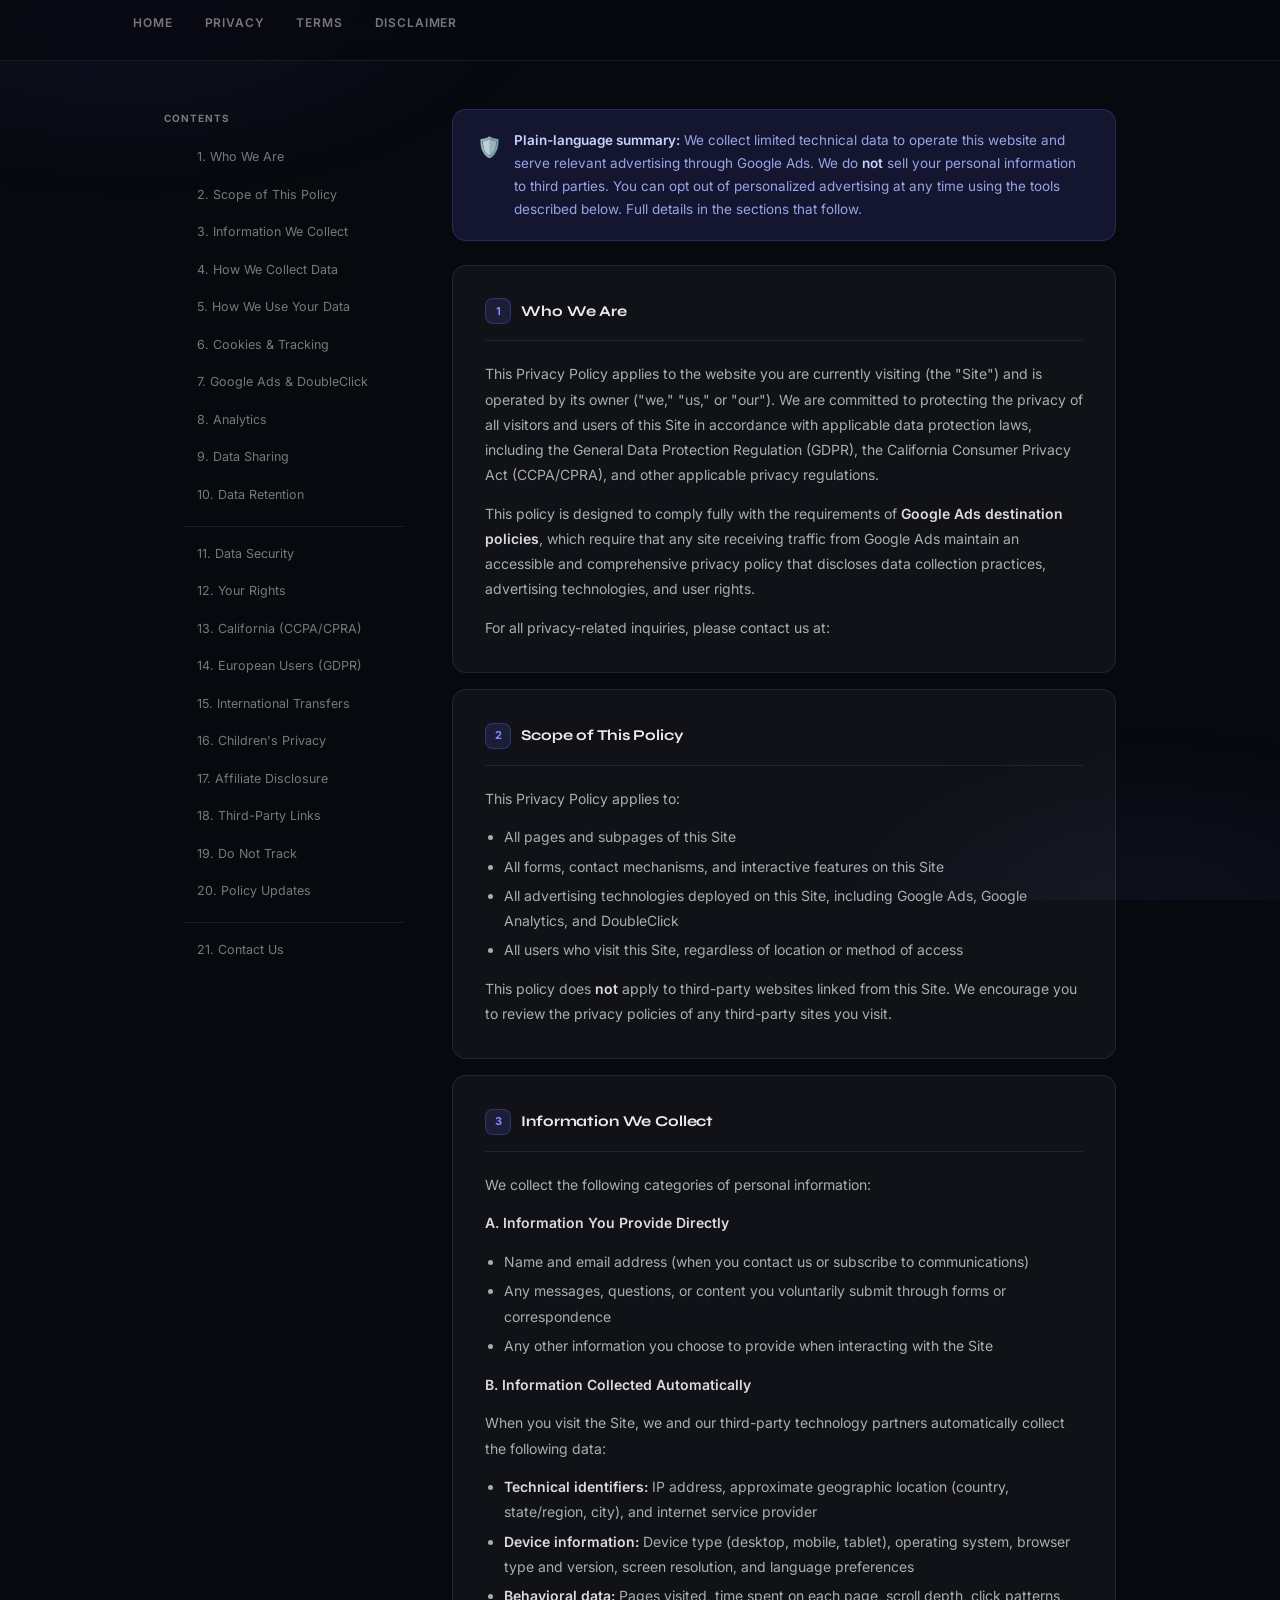
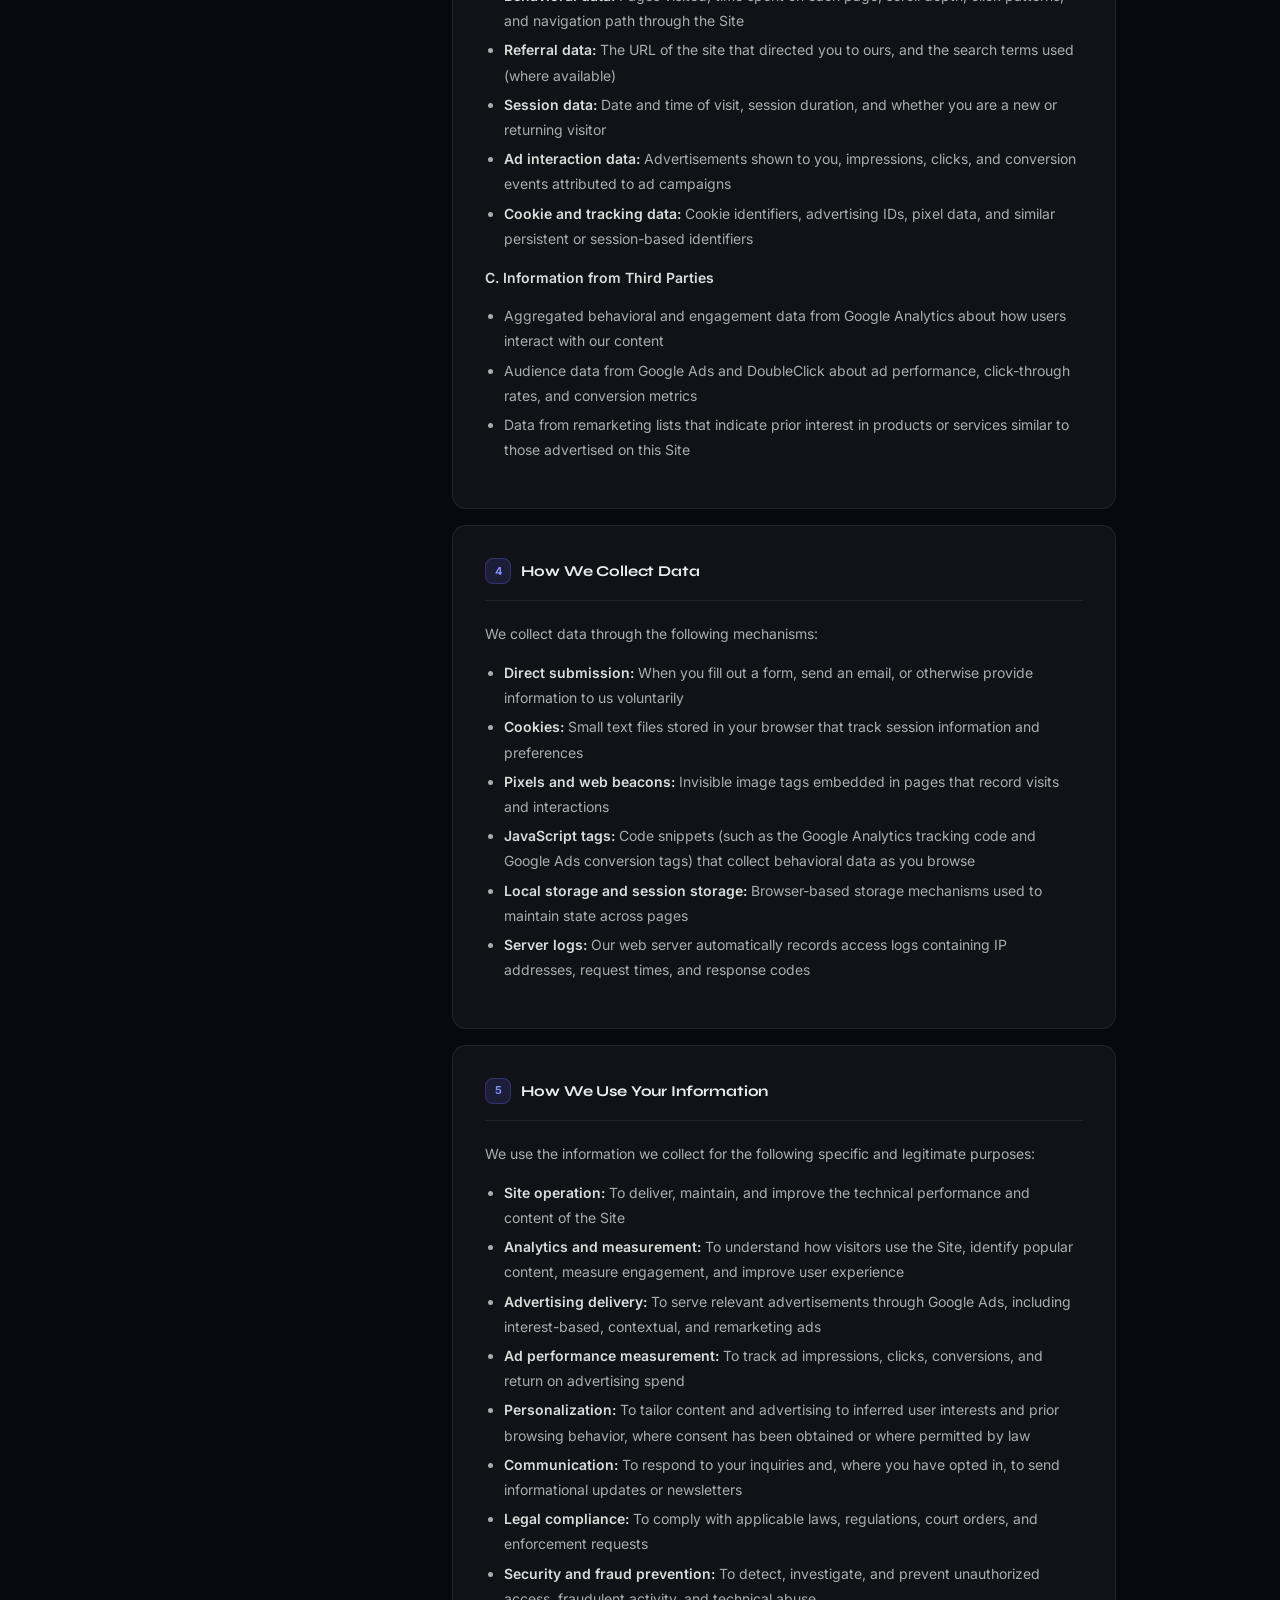
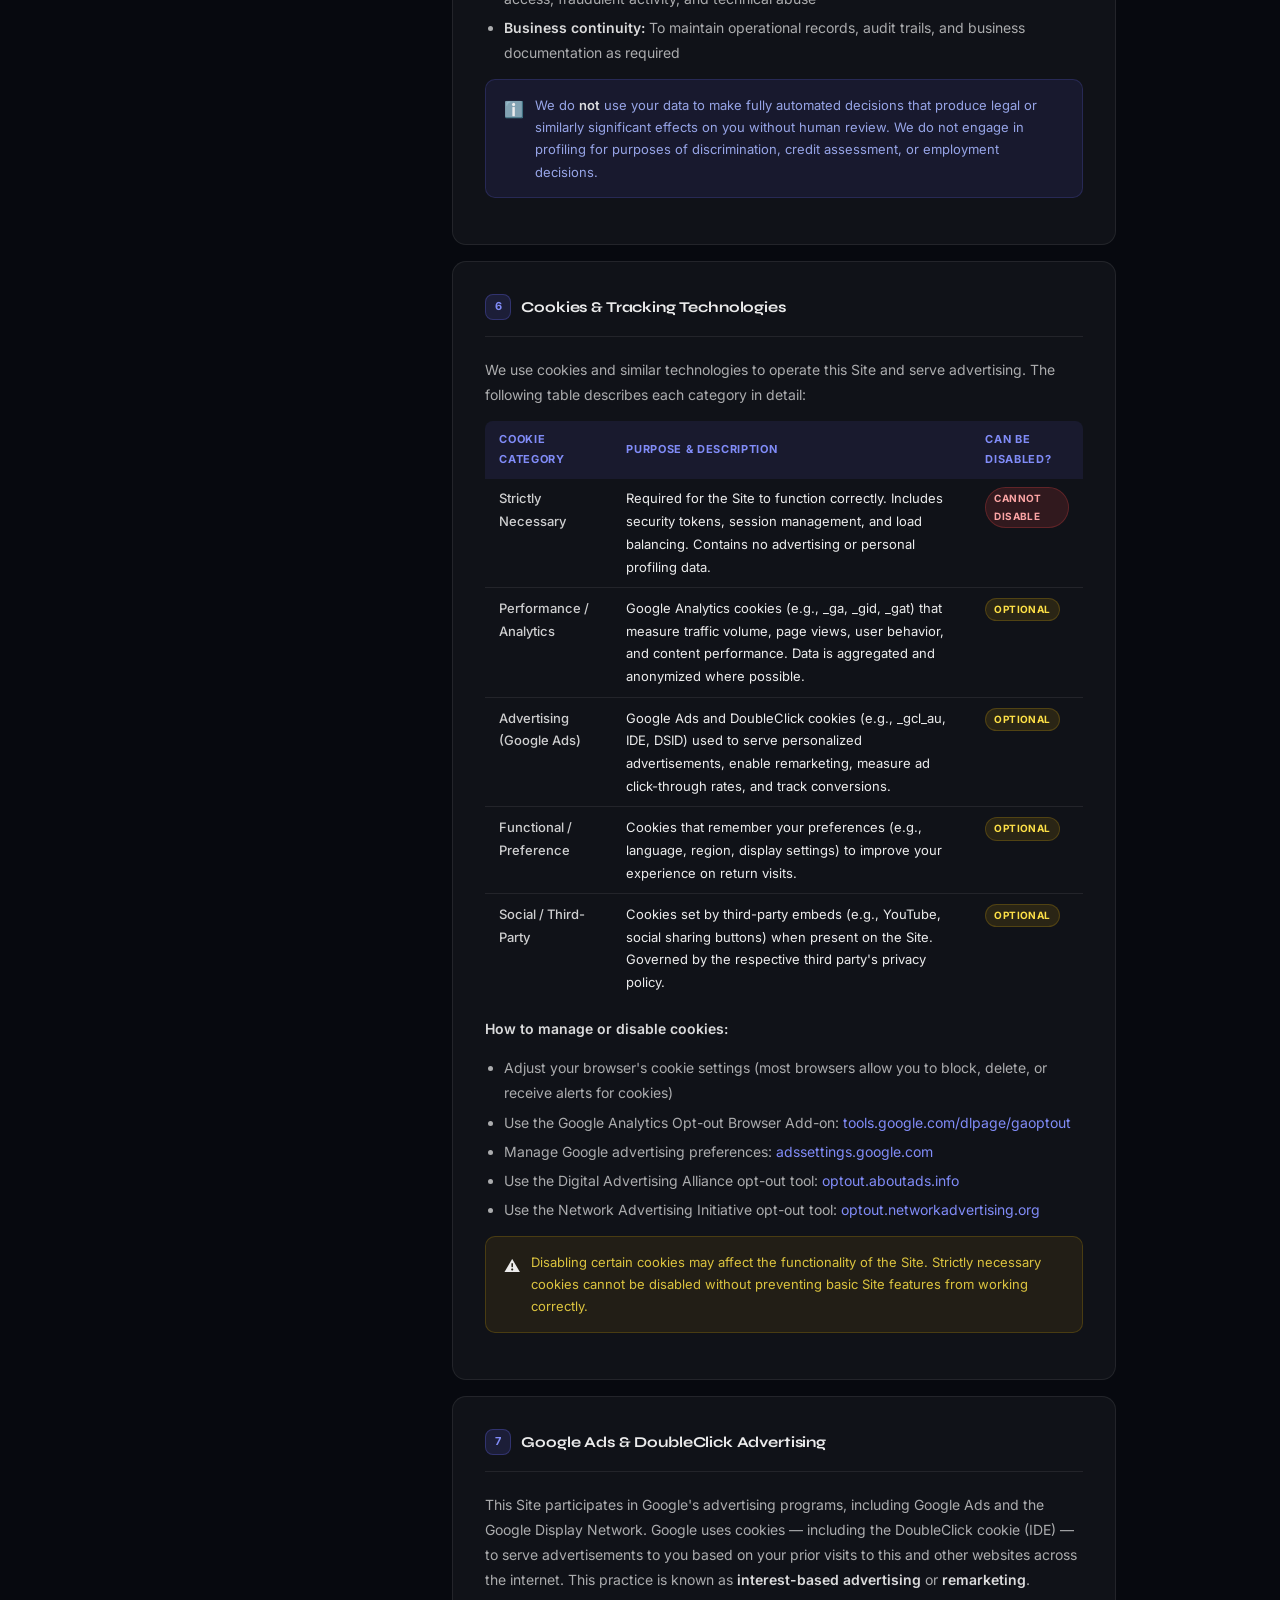
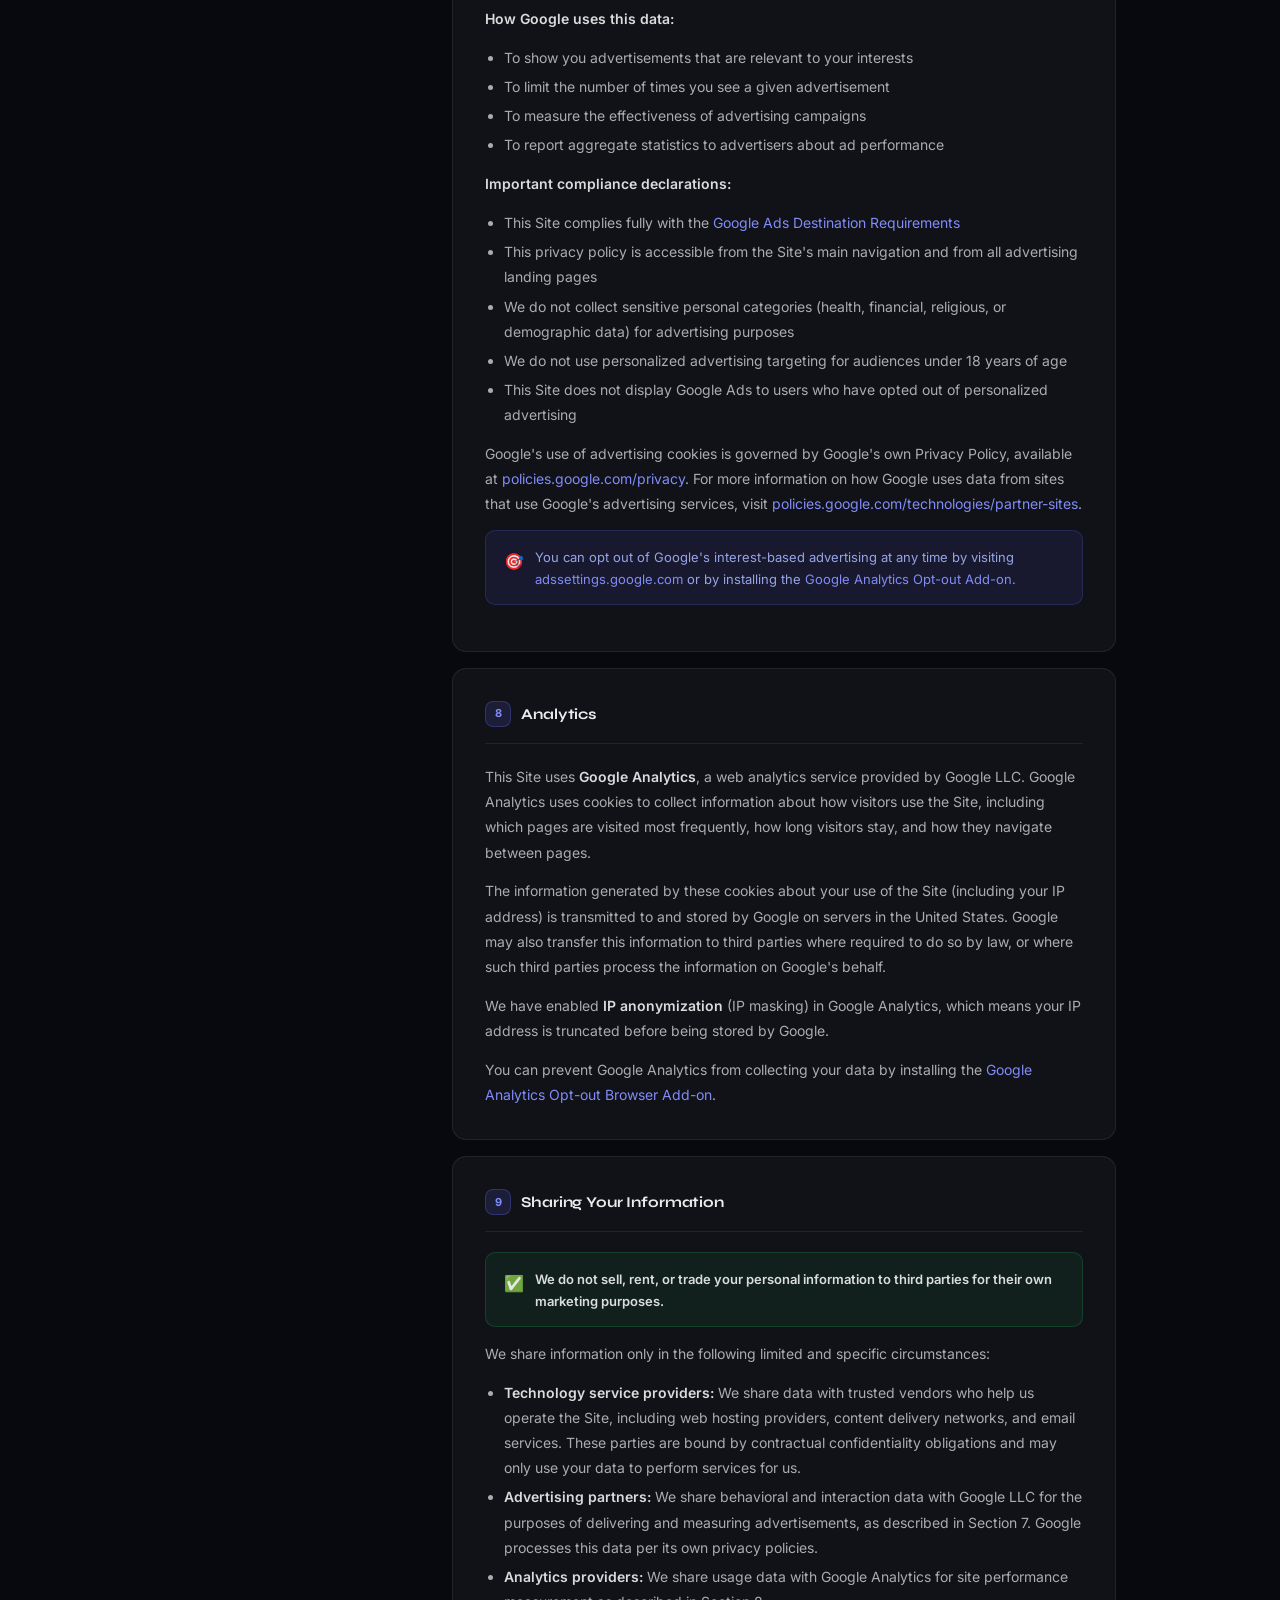
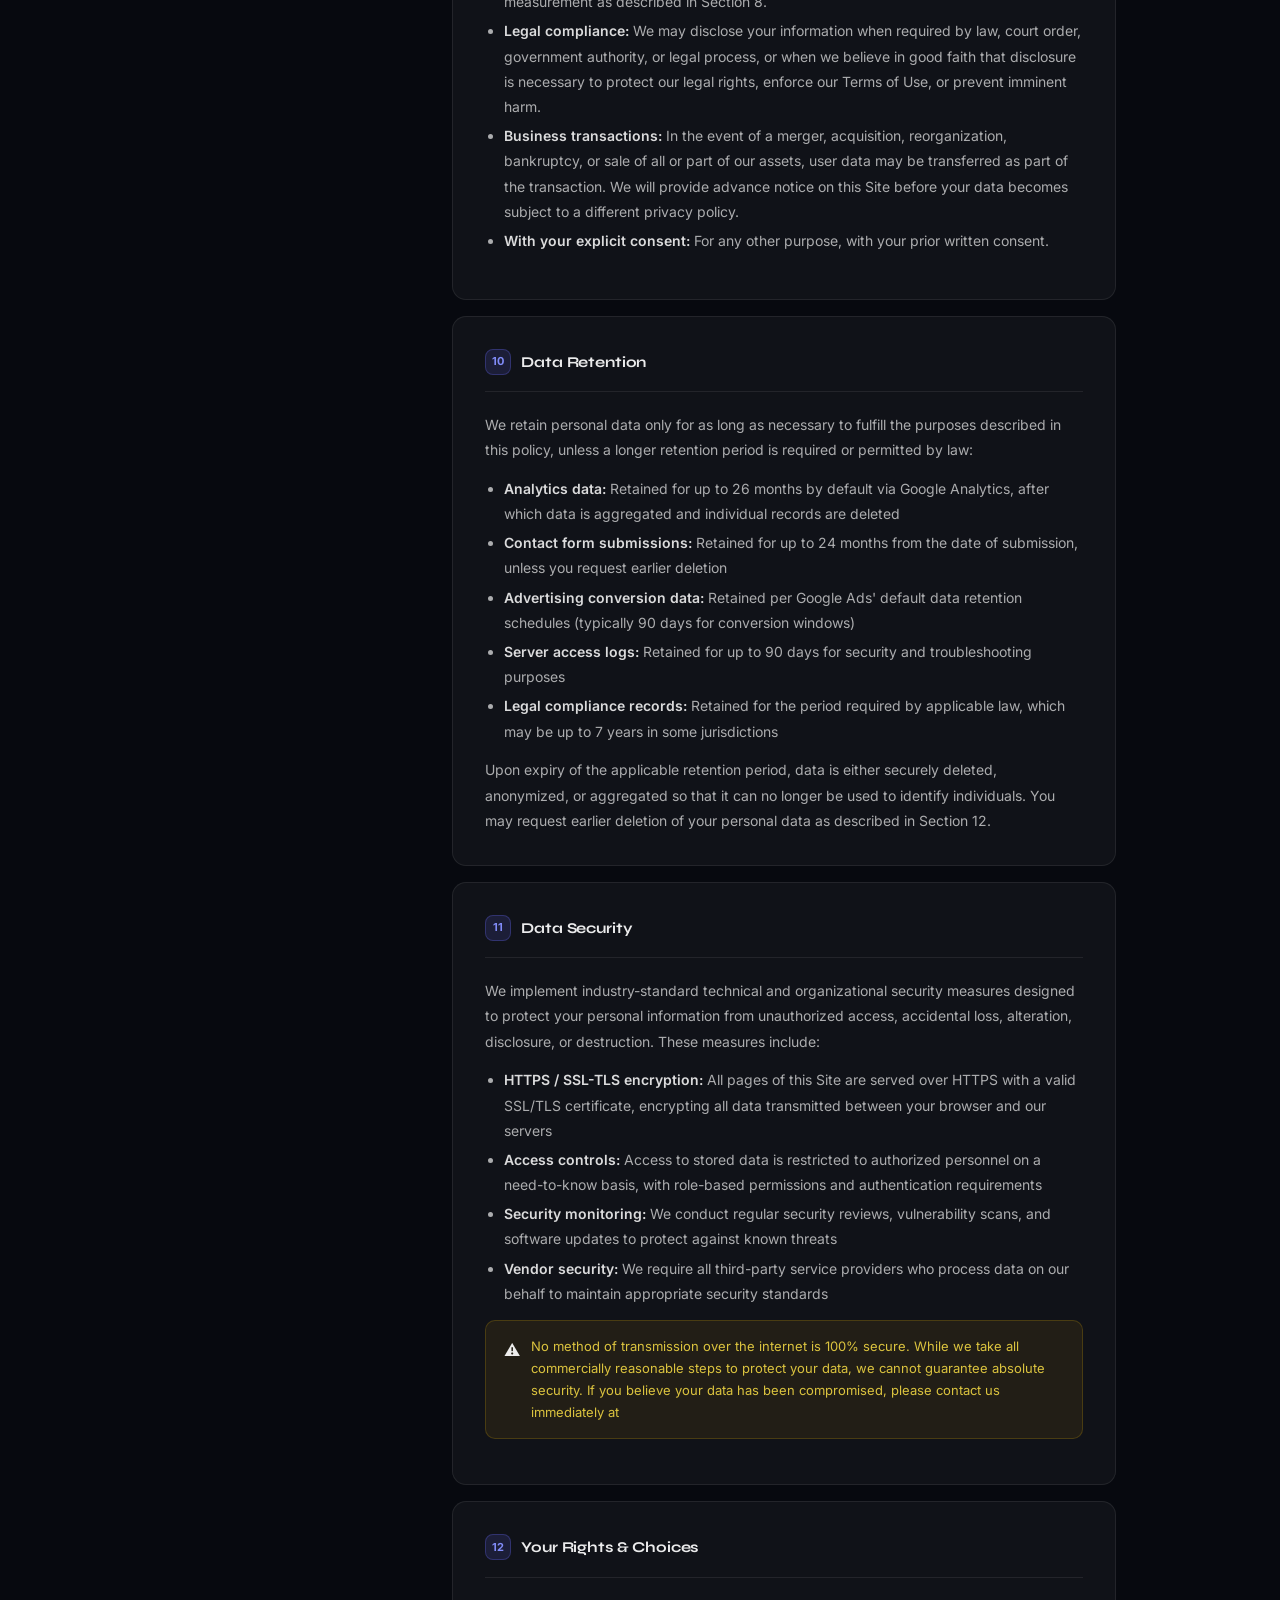
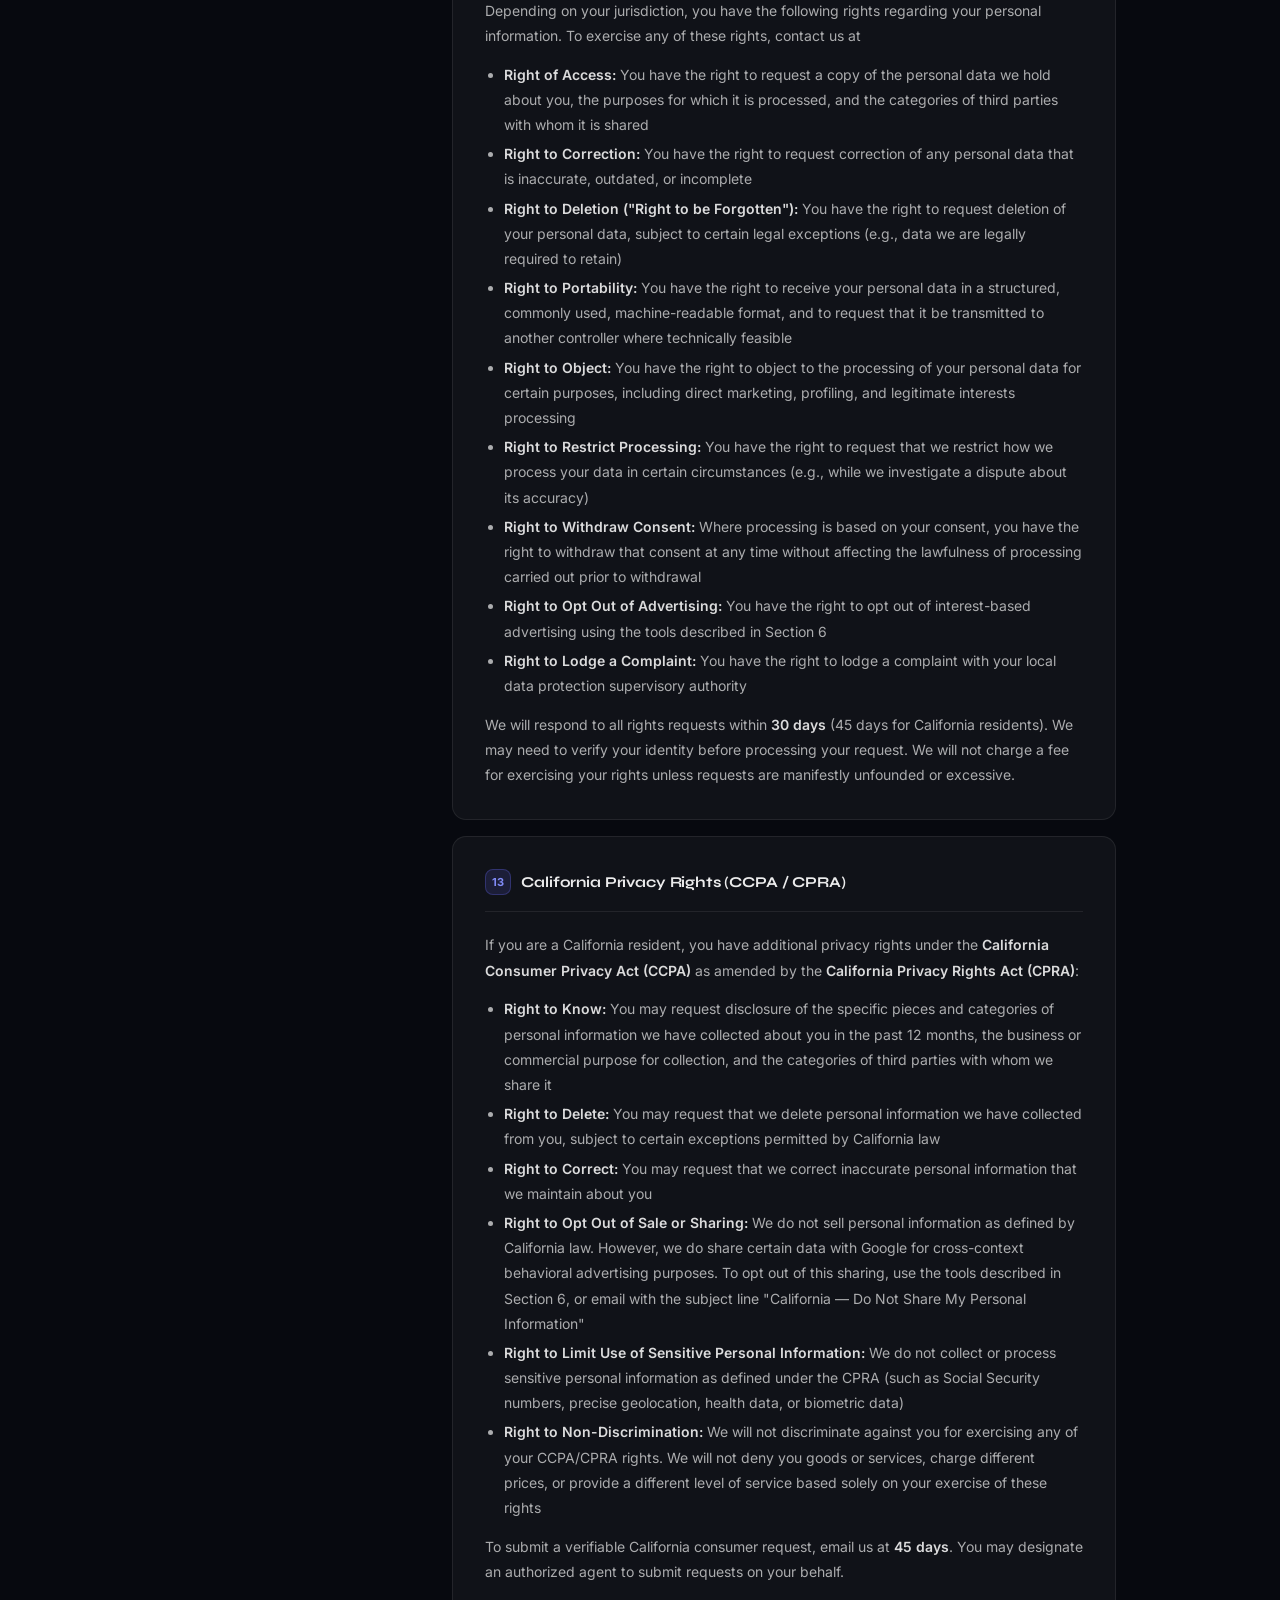
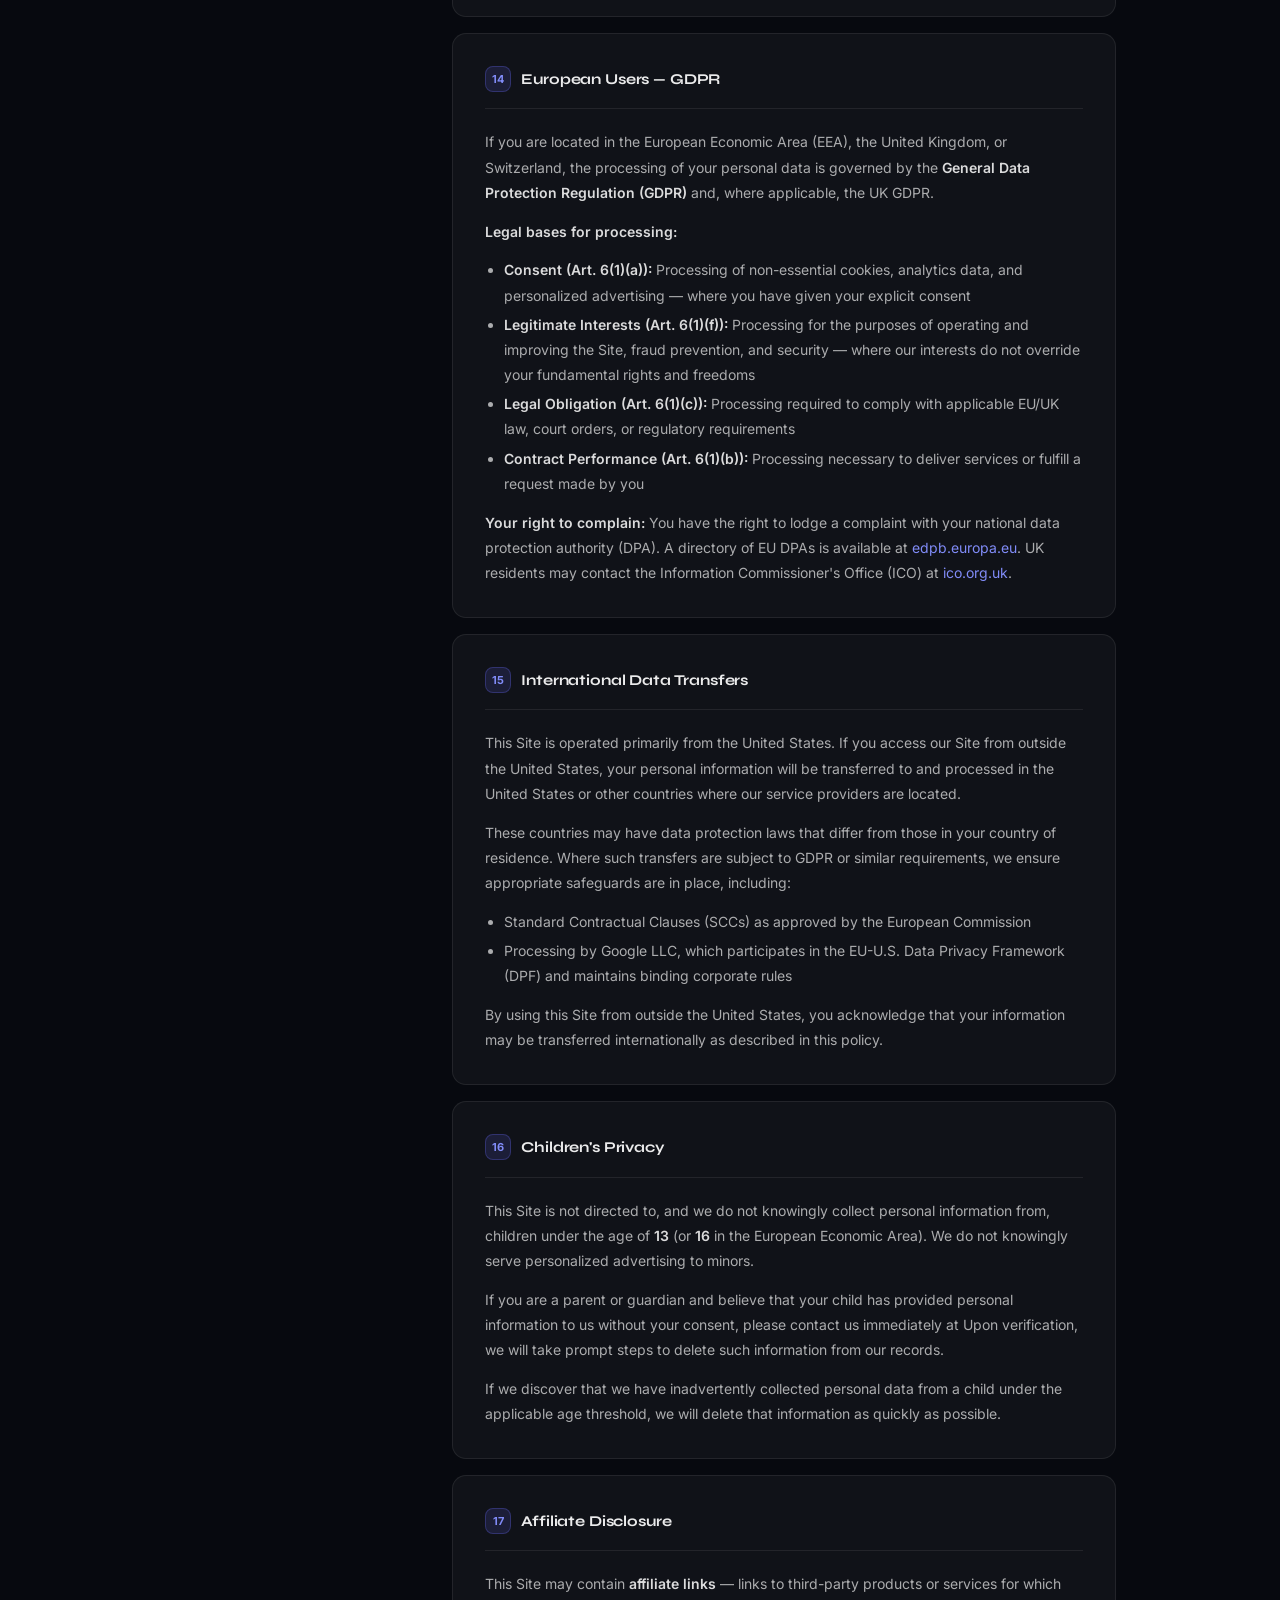
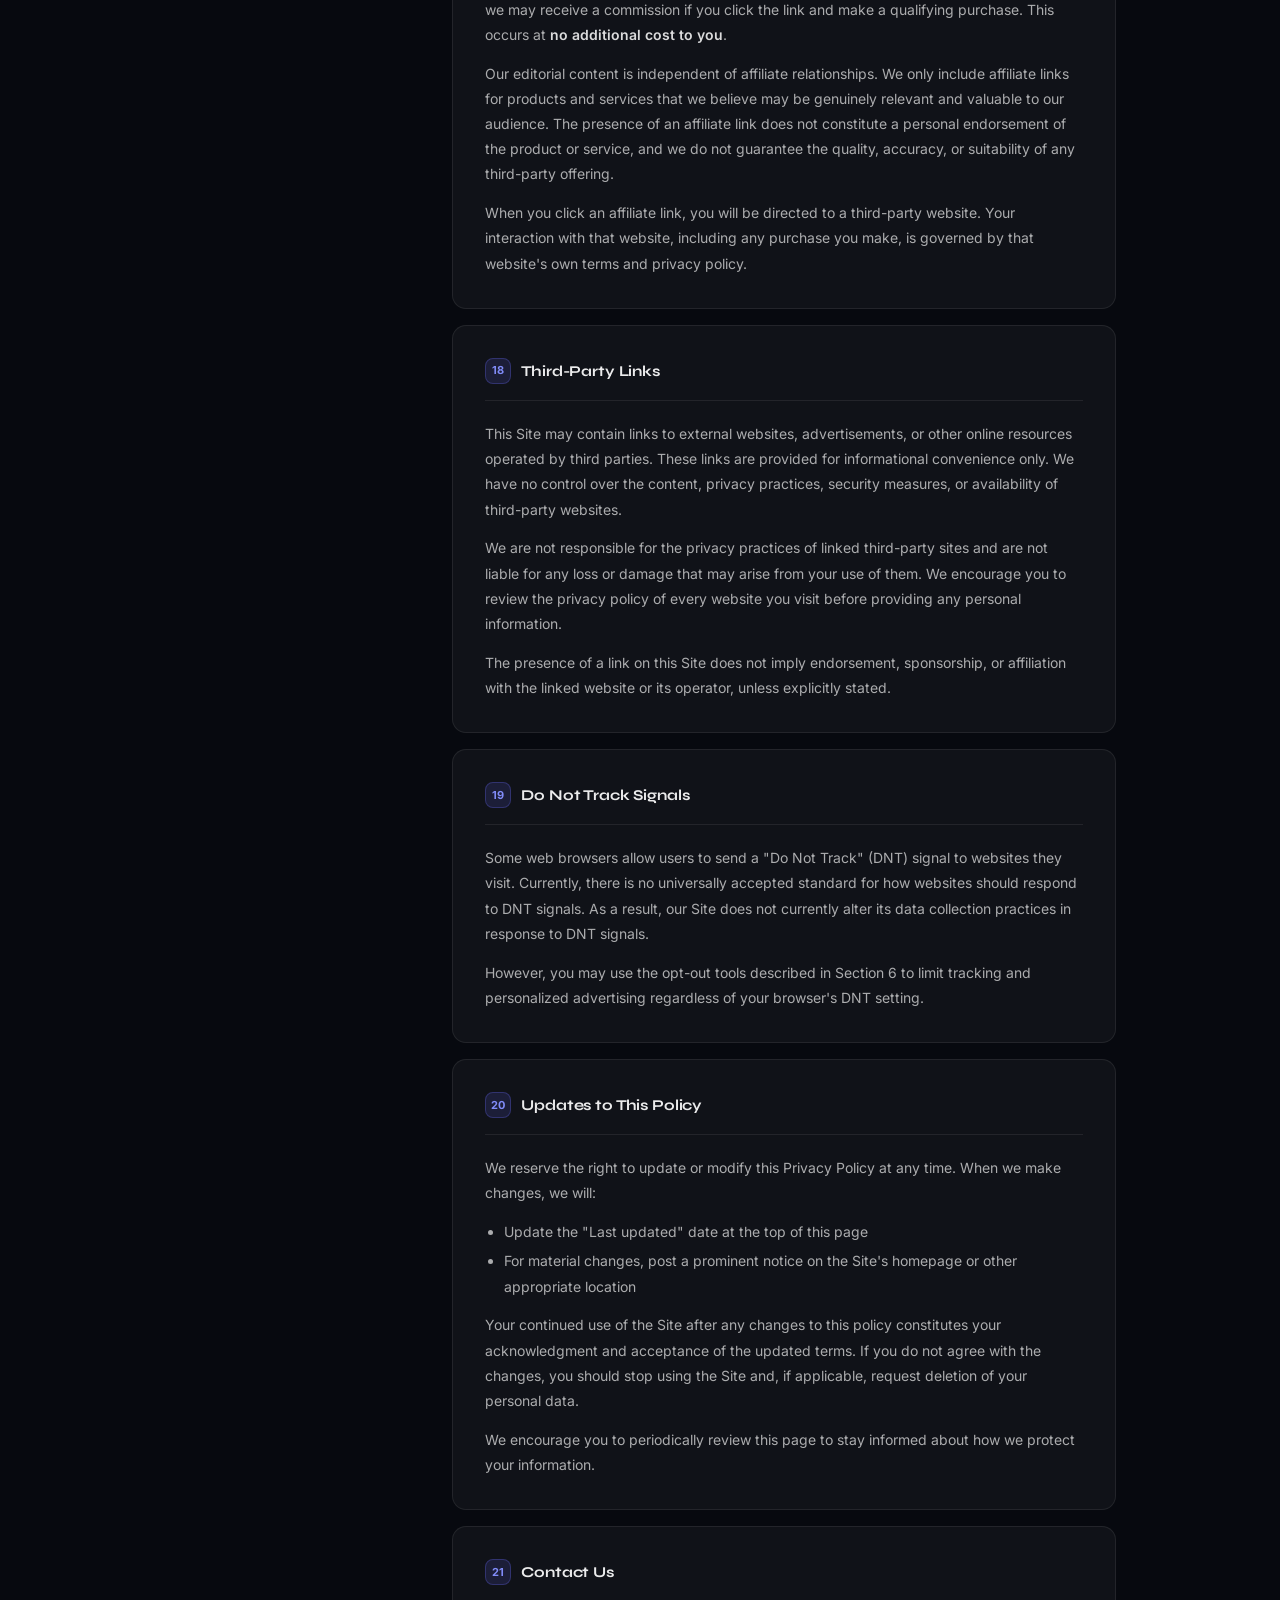
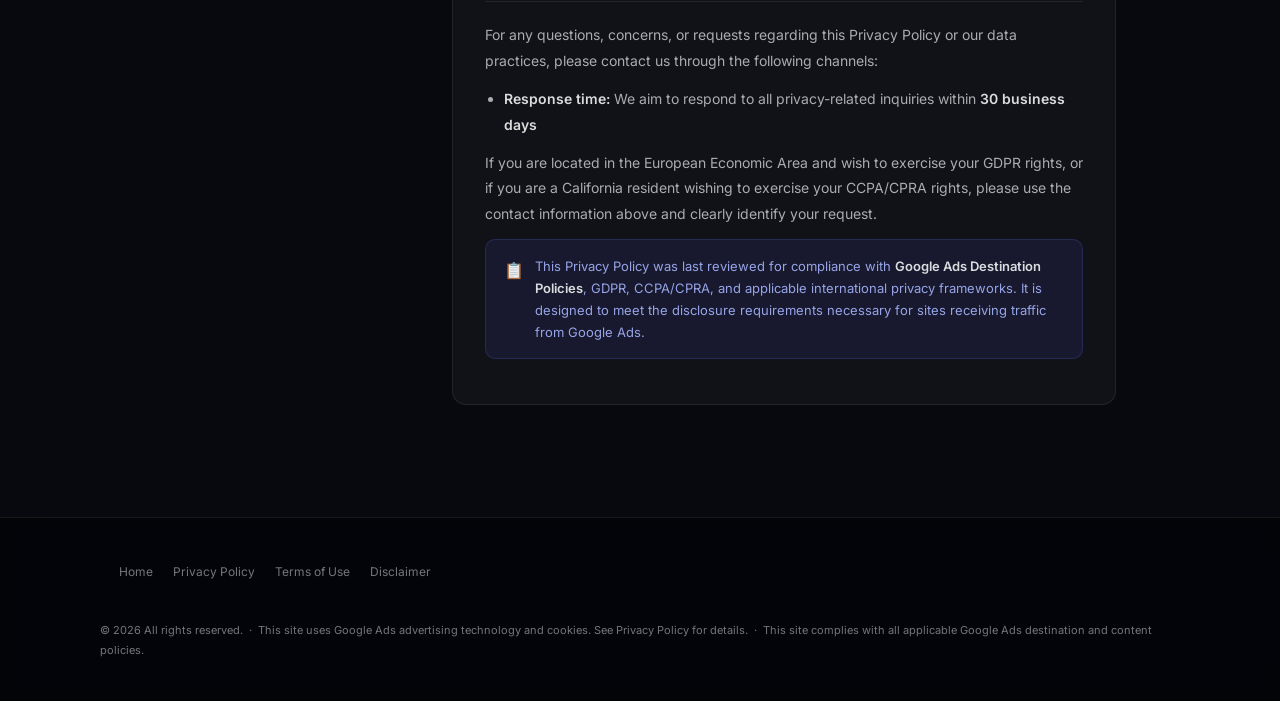
<file: pre/disclaimer.html>
<!doctype html>
<html lang="en">
  <head>
    <meta charset="UTF-8" />
    <meta name="viewport" content="width=device-width,initial-scale=1.0" />
    <meta name="robots" content="index, follow" />
    <meta
      name="description"
      content="Privacy Policy — Learn how we collect, use, and protect your personal information in compliance with GDPR, CCPA, and Google Ads policies."
    />
    <title>Privacy Policy</title>
    <link rel="preconnect" href="https://fonts.googleapis.com" />
    <link rel="preconnect" href="https://fonts.gstatic.com" crossorigin />
    <link
      href="https://fonts.googleapis.com/css2?family=Syne:wght@400;600;700;800&family=Inter:wght@300;400;500;600&display=swap"
      rel="stylesheet"
    />
    <style>
      *,
      ::before,
      ::after {
        box-sizing: border-box;
        margin: 0;
        padding: 0;
      }
      :root {
        --bg: #07090f;
        --surface: rgba(255, 255, 255, 0.04);
        --surface2: rgba(255, 255, 255, 0.07);
        --border: rgba(255, 255, 255, 0.08);
        --border2: rgba(255, 255, 255, 0.14);
        --accent: #6366f1;
        --accent2: #818cf8;
        --accent-glow: rgba(99, 102, 241, 0.15);
        --text: rgba(255, 255, 255, 0.92);
        --muted: rgba(255, 255, 255, 0.45);
        --dim: rgba(255, 255, 255, 0.15);
        --blur: blur(20px) saturate(160%);
        --r: 14px;
      }
      html {
        scroll-behavior: smooth;
      }
      body {
        font-family: "Inter", sans-serif;
        background: var(--bg);
        color: var(--text);
        font-size: 15px;
        line-height: 1.75;
        -webkit-font-smoothing: antialiased;
        min-height: 100vh;
      }
      body::before {
        content: "";
        position: fixed;
        inset: 0;
        background:
          radial-gradient(
            ellipse 60% 40% at 10% 0%,
            rgba(99, 102, 241, 0.08) 0%,
            transparent 55%
          ),
          radial-gradient(
            ellipse 50% 35% at 90% 100%,
            rgba(129, 140, 248, 0.06) 0%,
            transparent 55%
          );
        pointer-events: none;
        z-index: 0;
      }
      #root {
        position: relative;
        z-index: 1;
      }
      a {
        color: var(--accent2);
        text-decoration: none;
        transition: opacity 0.2s;
      }
      a:hover {
        opacity: 0.75;
        text-decoration: underline;
      }
      ::-webkit-scrollbar {
        width: 5px;
      }
      ::-webkit-scrollbar-track {
        background: transparent;
      }
      ::-webkit-scrollbar-thumb {
        background: rgba(255, 255, 255, 0.1);
        border-radius: 99px;
      }

      /* ── NAV ── */
      header {
        position: sticky;
        top: 0;
        z-index: 50;
        background: rgba(7, 9, 15, 0.88);
        backdrop-filter: var(--blur);
        -webkit-backdrop-filter: var(--blur);
        border-bottom: 1px solid var(--border);
        padding: 0 5%;
      }
      .nav-inner {
        max-width: 1080px;
        margin: 0 auto;
        height: 60px;
        display: flex;
        align-items: center;
        justify-content: space-between;
      }
      .logo {
        font-family: "Syne", sans-serif;
        font-weight: 800;
        font-size: 18px;
        color: var(--text);
        letter-spacing: -0.02em;
      }
      .logo em {
        font-style: normal;
        color: var(--accent2);
      }
      .nav-links {
        display: flex;
        gap: 4px;
        list-style: none;
      }
      .nav-links a {
        font-size: 12px;
        font-weight: 600;
        color: var(--muted);
        text-transform: uppercase;
        letter-spacing: 0.07em;
        padding: 6px 14px;
        border-radius: 8px;
        transition: all 0.2s;
        text-decoration: none;
      }
      .nav-links a:hover {
        color: var(--accent2);
        background: var(--accent-glow);
      }

      /* ── PAGE HEADER ── */
      .page-header {
        padding: 4rem 5% 3rem;
        border-bottom: 1px solid var(--border);
        background: linear-gradient(
          180deg,
          rgba(99, 102, 241, 0.05) 0%,
          transparent 100%
        );
      }
      .page-header-inner {
        max-width: 1080px;
        margin: 0 auto;
      }
      .eyebrow {
        display: inline-flex;
        align-items: center;
        gap: 7px;
        font-size: 11px;
        font-weight: 700;
        letter-spacing: 0.1em;
        text-transform: uppercase;
        color: var(--accent2);
        background: var(--accent-glow);
        border: 1px solid rgba(99, 102, 241, 0.25);
        padding: 4px 14px;
        border-radius: 99px;
        margin-bottom: 1.2rem;
      }
      .eyebrow::before {
        content: "";
        width: 5px;
        height: 5px;
        border-radius: 50%;
        background: var(--accent2);
      }
      .page-header h1 {
        font-family: "Syne", sans-serif;
        font-size: clamp(2rem, 5vw, 3rem);
        font-weight: 800;
        line-height: 1.1;
        letter-spacing: -0.02em;
        margin-bottom: 0.75rem;
      }
      .page-header .meta {
        font-size: 13px;
        color: var(--muted);
      }
      .page-header .meta strong {
        color: var(--dim);
      }

      /* ── LAYOUT ── */
      .layout {
        max-width: 1080px;
        margin: 0 auto;
        padding: 3rem 5% 6rem;
        display: grid;
        grid-template-columns: 240px 1fr;
        gap: 3rem;
        align-items: start;
      }

      /* ── SIDEBAR TOC ── */
      .toc {
        position: sticky;
        top: 76px;
      }
      .toc-label {
        font-size: 10px;
        font-weight: 700;
        text-transform: uppercase;
        letter-spacing: 0.1em;
        color: var(--muted);
        margin-bottom: 0.9rem;
      }
      .toc-list {
        list-style: none;
        display: flex;
        flex-direction: column;
        gap: 1px;
      }
      .toc-list a {
        font-size: 12.5px;
        color: var(--muted);
        padding: 5px 12px;
        border-radius: 8px;
        display: block;
        border-left: 2px solid transparent;
        transition: all 0.15s;
        text-decoration: none;
      }
      .toc-list a:hover {
        color: var(--accent2);
        background: var(--accent-glow);
        border-left-color: var(--accent2);
      }
      .toc-divider {
        height: 1px;
        background: var(--border);
        margin: 0.6rem 0;
      }

      /* ── CONTENT ── */
      .sections {
        display: flex;
        flex-direction: column;
        gap: 0;
      }

      /* Summary banner */
      .summary-banner {
        background: var(--accent-glow);
        border: 1px solid rgba(99, 102, 241, 0.25);
        border-radius: var(--r);
        padding: 1.2rem 1.5rem;
        margin-bottom: 1.5rem;
        display: flex;
        gap: 0.75rem;
        align-items: flex-start;
      }
      .summary-banner .icon {
        font-size: 20px;
        flex-shrink: 0;
        margin-top: 1px;
      }
      .summary-banner p {
        font-size: 13.5px;
        color: rgba(165, 180, 252, 0.9);
        line-height: 1.7;
        margin: 0;
      }
      .summary-banner strong {
        color: #c7d2fe;
      }

      /* Section cards */
      .sec {
        background: var(--surface);
        border: 1px solid var(--border);
        border-radius: var(--r);
        padding: 2rem;
        margin-bottom: 1rem;
        scroll-margin-top: 76px;
        transition: border-color 0.2s;
      }
      .sec:hover {
        border-color: var(--border2);
      }
      .sec-header {
        display: flex;
        align-items: center;
        gap: 0.65rem;
        margin-bottom: 1.25rem;
        padding-bottom: 1rem;
        border-bottom: 1px solid var(--border);
      }
      .sec-num {
        display: inline-flex;
        width: 26px;
        height: 26px;
        background: var(--accent-glow);
        color: var(--accent2);
        border: 1px solid rgba(99, 102, 241, 0.3);
        border-radius: 8px;
        font-size: 11px;
        font-weight: 700;
        align-items: center;
        justify-content: center;
        flex-shrink: 0;
      }
      .sec h2 {
        font-family: "Syne", sans-serif;
        font-size: 15px;
        font-weight: 700;
        color: var(--text);
        letter-spacing: -0.01em;
      }
      p {
        font-size: 14px;
        line-height: 1.8;
        color: rgba(255, 255, 255, 0.65);
        margin-bottom: 0.85rem;
      }
      p:last-child {
        margin-bottom: 0;
      }
      ul,
      ol {
        padding-left: 1.2rem;
        margin-bottom: 0.85rem;
      }
      li {
        font-size: 14px;
        line-height: 1.8;
        color: rgba(255, 255, 255, 0.65);
        margin-bottom: 0.25rem;
      }
      li strong,
      p strong {
        color: rgba(255, 255, 255, 0.85);
        font-weight: 600;
      }

      /* Callouts */
      .callout {
        border-radius: 10px;
        padding: 0.9rem 1.1rem;
        margin: 0.85rem 0;
        display: flex;
        gap: 0.7rem;
        align-items: flex-start;
      }
      .callout .ci {
        font-size: 16px;
        flex-shrink: 0;
        margin-top: 1px;
      }
      .callout p {
        margin: 0;
        font-size: 13px;
        line-height: 1.7;
      }
      .callout-info {
        background: rgba(99, 102, 241, 0.1);
        border: 1px solid rgba(99, 102, 241, 0.2);
      }
      .callout-info p {
        color: rgba(165, 180, 252, 0.9);
      }
      .callout-warn {
        background: rgba(234, 179, 8, 0.08);
        border: 1px solid rgba(234, 179, 8, 0.2);
      }
      .callout-warn p {
        color: rgba(253, 224, 71, 0.85);
      }
      .callout-red {
        background: rgba(239, 68, 68, 0.08);
        border: 1px solid rgba(239, 68, 68, 0.2);
      }
      .callout-red p {
        color: rgba(252, 165, 165, 0.9);
      }
      .callout-green {
        background: rgba(34, 197, 94, 0.08);
        border: 1px solid rgba(34, 197, 94, 0.2);
      }
      .callout-green p {
        color: rgba(134, 239, 172, 0.9);
      }

      /* Table */
      table {
        width: 100%;
        border-collapse: collapse;
        margin: 0.85rem 0;
        font-size: 13px;
      }
      thead th {
        background: rgba(99, 102, 241, 0.1);
        color: var(--accent2);
        font-weight: 700;
        padding: 0.6rem 0.9rem;
        text-align: left;
        font-size: 11px;
        text-transform: uppercase;
        letter-spacing: 0.06em;
      }
      thead th:first-child {
        border-radius: 8px 0 0 0;
      }
      thead th:last-child {
        border-radius: 0 8px 0 0;
      }
      td {
        padding: 0.55rem 0.9rem;
        border-bottom: 1px solid var(--border);
        vertical-align: top;
      }
      td:first-child {
        color: rgba(255, 255, 255, 0.8);
        font-weight: 500;
      }
      tr:last-child td {
        border-bottom: none;
      }
      .tag {
        display: inline-block;
        font-size: 10px;
        font-weight: 700;
        text-transform: uppercase;
        letter-spacing: 0.04em;
        padding: 2px 8px;
        border-radius: 99px;
      }
      .tag-req {
        background: rgba(239, 68, 68, 0.15);
        color: #fca5a5;
        border: 1px solid rgba(239, 68, 68, 0.25);
      }
      .tag-opt {
        background: rgba(234, 179, 8, 0.12);
        color: #fde047;
        border: 1px solid rgba(234, 179, 8, 0.2);
      }
      .tag-no {
        background: rgba(34, 197, 94, 0.1);
        color: #86efac;
        border: 1px solid rgba(34, 197, 94, 0.2);
      }

      /* Footer */
      footer {
        background: rgba(0, 0, 0, 0.5);
        backdrop-filter: var(--blur);
        border-top: 1px solid var(--border);
        padding: 2.5rem 5%;
      }
      .footer-inner {
        max-width: 1080px;
        margin: 0 auto;
        display: flex;
        justify-content: space-between;
        align-items: center;
        flex-wrap: wrap;
        gap: 1rem;
      }
      .footer-logo {
        font-family: "Syne", sans-serif;
        font-weight: 800;
        font-size: 16px;
      }
      .footer-logo em {
        font-style: normal;
        color: var(--accent2);
      }
      .footer-links {
        display: flex;
        gap: 1.25rem;
        list-style: none;
      }
      .footer-links a {
        font-size: 12px;
        color: var(--muted);
      }
      .footer-links a:hover {
        color: var(--accent2);
      }
      .footer-copy {
        font-size: 11px;
        color: var(--muted);
        width: 100%;
        margin-top: 0.5rem;
      }

      @media (max-width: 780px) {
        .layout {
          grid-template-columns: 1fr;
        }
        .toc {
          display: none;
        }
      }
    </style>
  </head>
  <body>
    <div id="root">
      <header>
        <div class="nav-inner">
          <ul class="nav-links">
            <li><a href="index.html">Home</a></li>
            <li><a href="privacy.html">Privacy</a></li>
            <li><a href="terms.html">Terms</a></li>
            <li><a href="disclaimer.html">Disclaimer</a></li>
          </ul>
        </div>
      </header>

      <div class="layout">
        <!-- TOC SIDEBAR -->
        <aside class="toc">
          <p class="toc-label">Contents</p>
          <ul class="toc-list">
            <li><a href="#s1">1. Who We Are</a></li>
            <li><a href="#s2">2. Scope of This Policy</a></li>
            <li><a href="#s3">3. Information We Collect</a></li>
            <li><a href="#s4">4. How We Collect Data</a></li>
            <li><a href="#s5">5. How We Use Your Data</a></li>
            <li><a href="#s6">6. Cookies &amp; Tracking</a></li>
            <li><a href="#s7">7. Google Ads &amp; DoubleClick</a></li>
            <li><a href="#s8">8. Analytics</a></li>
            <li><a href="#s9">9. Data Sharing</a></li>
            <li><a href="#s10">10. Data Retention</a></li>
            <div class="toc-divider"></div>
            <li><a href="#s11">11. Data Security</a></li>
            <li><a href="#s12">12. Your Rights</a></li>
            <li><a href="#s13">13. California (CCPA/CPRA)</a></li>
            <li><a href="#s14">14. European Users (GDPR)</a></li>
            <li><a href="#s15">15. International Transfers</a></li>
            <li><a href="#s16">16. Children's Privacy</a></li>
            <li><a href="#s17">17. Affiliate Disclosure</a></li>
            <li><a href="#s18">18. Third-Party Links</a></li>
            <li><a href="#s19">19. Do Not Track</a></li>
            <li><a href="#s20">20. Policy Updates</a></li>
            <div class="toc-divider"></div>
            <li><a href="#s21">21. Contact Us</a></li>
          </ul>
        </aside>

        <!-- MAIN CONTENT -->
        <main class="sections">
          <div class="summary-banner">
            <div class="icon">🛡️</div>
            <p>
              <strong>Plain-language summary:</strong> We collect limited
              technical data to operate this website and serve relevant
              advertising through Google Ads. We do <strong>not</strong> sell
              your personal information to third parties. You can opt out of
              personalized advertising at any time using the tools described
              below. Full details in the sections that follow.
            </p>
          </div>

          <div class="sec" id="s1">
            <div class="sec-header">
              <span class="sec-num">1</span>
              <h2>Who We Are</h2>
            </div>
            <p>
              This Privacy Policy applies to the website you are currently
              visiting (the "Site") and is operated by its owner ("we," "us," or
              "our"). We are committed to protecting the privacy of all visitors
              and users of this Site in accordance with applicable data
              protection laws, including the General Data Protection Regulation
              (GDPR), the California Consumer Privacy Act (CCPA/CPRA), and other
              applicable privacy regulations.
            </p>
            <p>
              This policy is designed to comply fully with the requirements of
              <strong>Google Ads destination policies</strong>, which require
              that any site receiving traffic from Google Ads maintain an
              accessible and comprehensive privacy policy that discloses data
              collection practices, advertising technologies, and user rights.
            </p>
            <p>For all privacy-related inquiries, please contact us at:</p>
          </div>

          <div class="sec" id="s2">
            <div class="sec-header">
              <span class="sec-num">2</span>
              <h2>Scope of This Policy</h2>
            </div>
            <p>This Privacy Policy applies to:</p>
            <ul>
              <li>All pages and subpages of this Site</li>
              <li>
                All forms, contact mechanisms, and interactive features on this
                Site
              </li>
              <li>
                All advertising technologies deployed on this Site, including
                Google Ads, Google Analytics, and DoubleClick
              </li>
              <li>
                All users who visit this Site, regardless of location or method
                of access
              </li>
            </ul>
            <p>
              This policy does <strong>not</strong> apply to third-party
              websites linked from this Site. We encourage you to review the
              privacy policies of any third-party sites you visit.
            </p>
          </div>

          <div class="sec" id="s3">
            <div class="sec-header">
              <span class="sec-num">3</span>
              <h2>Information We Collect</h2>
            </div>
            <p>We collect the following categories of personal information:</p>

            <p><strong>A. Information You Provide Directly</strong></p>
            <ul>
              <li>
                Name and email address (when you contact us or subscribe to
                communications)
              </li>
              <li>
                Any messages, questions, or content you voluntarily submit
                through forms or correspondence
              </li>
              <li>
                Any other information you choose to provide when interacting
                with the Site
              </li>
            </ul>

            <p><strong>B. Information Collected Automatically</strong></p>
            <p>
              When you visit the Site, we and our third-party technology
              partners automatically collect the following data:
            </p>
            <ul>
              <li>
                <strong>Technical identifiers:</strong> IP address, approximate
                geographic location (country, state/region, city), and internet
                service provider
              </li>
              <li>
                <strong>Device information:</strong> Device type (desktop,
                mobile, tablet), operating system, browser type and version,
                screen resolution, and language preferences
              </li>
              <li>
                <strong>Behavioral data:</strong> Pages visited, time spent on
                each page, scroll depth, click patterns, and navigation path
                through the Site
              </li>
              <li>
                <strong>Referral data:</strong> The URL of the site that
                directed you to ours, and the search terms used (where
                available)
              </li>
              <li>
                <strong>Session data:</strong> Date and time of visit, session
                duration, and whether you are a new or returning visitor
              </li>
              <li>
                <strong>Ad interaction data:</strong> Advertisements shown to
                you, impressions, clicks, and conversion events attributed to ad
                campaigns
              </li>
              <li>
                <strong>Cookie and tracking data:</strong> Cookie identifiers,
                advertising IDs, pixel data, and similar persistent or
                session-based identifiers
              </li>
            </ul>

            <p><strong>C. Information from Third Parties</strong></p>
            <ul>
              <li>
                Aggregated behavioral and engagement data from Google Analytics
                about how users interact with our content
              </li>
              <li>
                Audience data from Google Ads and DoubleClick about ad
                performance, click-through rates, and conversion metrics
              </li>
              <li>
                Data from remarketing lists that indicate prior interest in
                products or services similar to those advertised on this Site
              </li>
            </ul>
          </div>

          <div class="sec" id="s4">
            <div class="sec-header">
              <span class="sec-num">4</span>
              <h2>How We Collect Data</h2>
            </div>
            <p>We collect data through the following mechanisms:</p>
            <ul>
              <li>
                <strong>Direct submission:</strong> When you fill out a form,
                send an email, or otherwise provide information to us
                voluntarily
              </li>
              <li>
                <strong>Cookies:</strong> Small text files stored in your
                browser that track session information and preferences
              </li>
              <li>
                <strong>Pixels and web beacons:</strong> Invisible image tags
                embedded in pages that record visits and interactions
              </li>
              <li>
                <strong>JavaScript tags:</strong> Code snippets (such as the
                Google Analytics tracking code and Google Ads conversion tags)
                that collect behavioral data as you browse
              </li>
              <li>
                <strong>Local storage and session storage:</strong>
                Browser-based storage mechanisms used to maintain state across
                pages
              </li>
              <li>
                <strong>Server logs:</strong> Our web server automatically
                records access logs containing IP addresses, request times, and
                response codes
              </li>
            </ul>
          </div>

          <div class="sec" id="s5">
            <div class="sec-header">
              <span class="sec-num">5</span>
              <h2>How We Use Your Information</h2>
            </div>
            <p>
              We use the information we collect for the following specific and
              legitimate purposes:
            </p>
            <ul>
              <li>
                <strong>Site operation:</strong> To deliver, maintain, and
                improve the technical performance and content of the Site
              </li>
              <li>
                <strong>Analytics and measurement:</strong> To understand how
                visitors use the Site, identify popular content, measure
                engagement, and improve user experience
              </li>
              <li>
                <strong>Advertising delivery:</strong> To serve relevant
                advertisements through Google Ads, including interest-based,
                contextual, and remarketing ads
              </li>
              <li>
                <strong>Ad performance measurement:</strong> To track ad
                impressions, clicks, conversions, and return on advertising
                spend
              </li>
              <li>
                <strong>Personalization:</strong> To tailor content and
                advertising to inferred user interests and prior browsing
                behavior, where consent has been obtained or where permitted by
                law
              </li>
              <li>
                <strong>Communication:</strong> To respond to your inquiries
                and, where you have opted in, to send informational updates or
                newsletters
              </li>
              <li>
                <strong>Legal compliance:</strong> To comply with applicable
                laws, regulations, court orders, and enforcement requests
              </li>
              <li>
                <strong>Security and fraud prevention:</strong> To detect,
                investigate, and prevent unauthorized access, fraudulent
                activity, and technical abuse
              </li>
              <li>
                <strong>Business continuity:</strong> To maintain operational
                records, audit trails, and business documentation as required
              </li>
            </ul>
            <div class="callout callout-info">
              <span class="ci">ℹ️</span>
              <p>
                We do <strong>not</strong> use your data to make fully automated
                decisions that produce legal or similarly significant effects on
                you without human review. We do not engage in profiling for
                purposes of discrimination, credit assessment, or employment
                decisions.
              </p>
            </div>
          </div>

          <div class="sec" id="s6">
            <div class="sec-header">
              <span class="sec-num">6</span>
              <h2>Cookies &amp; Tracking Technologies</h2>
            </div>
            <p>
              We use cookies and similar technologies to operate this Site and
              serve advertising. The following table describes each category in
              detail:
            </p>
            <table>
              <thead>
                <tr>
                  <th>Cookie Category</th>
                  <th>Purpose &amp; Description</th>
                  <th>Can Be Disabled?</th>
                </tr>
              </thead>
              <tbody>
                <tr>
                  <td>Strictly Necessary</td>
                  <td>
                    Required for the Site to function correctly. Includes
                    security tokens, session management, and load balancing.
                    Contains no advertising or personal profiling data.
                  </td>
                  <td><span class="tag tag-req">Cannot disable</span></td>
                </tr>
                <tr>
                  <td>Performance / Analytics</td>
                  <td>
                    Google Analytics cookies (e.g., _ga, _gid, _gat) that
                    measure traffic volume, page views, user behavior, and
                    content performance. Data is aggregated and anonymized where
                    possible.
                  </td>
                  <td><span class="tag tag-opt">Optional</span></td>
                </tr>
                <tr>
                  <td>Advertising (Google Ads)</td>
                  <td>
                    Google Ads and DoubleClick cookies (e.g., _gcl_au, IDE,
                    DSID) used to serve personalized advertisements, enable
                    remarketing, measure ad click-through rates, and track
                    conversions.
                  </td>
                  <td><span class="tag tag-opt">Optional</span></td>
                </tr>
                <tr>
                  <td>Functional / Preference</td>
                  <td>
                    Cookies that remember your preferences (e.g., language,
                    region, display settings) to improve your experience on
                    return visits.
                  </td>
                  <td><span class="tag tag-opt">Optional</span></td>
                </tr>
                <tr>
                  <td>Social / Third-Party</td>
                  <td>
                    Cookies set by third-party embeds (e.g., YouTube, social
                    sharing buttons) when present on the Site. Governed by the
                    respective third party's privacy policy.
                  </td>
                  <td><span class="tag tag-opt">Optional</span></td>
                </tr>
              </tbody>
            </table>
            <p><strong>How to manage or disable cookies:</strong></p>
            <ul>
              <li>
                Adjust your browser's cookie settings (most browsers allow you
                to block, delete, or receive alerts for cookies)
              </li>
              <li>
                Use the Google Analytics Opt-out Browser Add-on:
                <a
                  href="https://tools.google.com/dlpage/gaoptout"
                  target="_blank"
                  rel="noopener"
                  >tools.google.com/dlpage/gaoptout</a
                >
              </li>
              <li>
                Manage Google advertising preferences:
                <a
                  href="https://adssettings.google.com"
                  target="_blank"
                  rel="noopener"
                  >adssettings.google.com</a
                >
              </li>
              <li>
                Use the Digital Advertising Alliance opt-out tool:
                <a
                  href="https://optout.aboutads.info"
                  target="_blank"
                  rel="noopener"
                  >optout.aboutads.info</a
                >
              </li>
              <li>
                Use the Network Advertising Initiative opt-out tool:
                <a
                  href="https://optout.networkadvertising.org"
                  target="_blank"
                  rel="noopener"
                  >optout.networkadvertising.org</a
                >
              </li>
            </ul>
            <div class="callout callout-warn">
              <span class="ci">⚠️</span>
              <p>
                Disabling certain cookies may affect the functionality of the
                Site. Strictly necessary cookies cannot be disabled without
                preventing basic Site features from working correctly.
              </p>
            </div>
          </div>

          <div class="sec" id="s7">
            <div class="sec-header">
              <span class="sec-num">7</span>
              <h2>Google Ads &amp; DoubleClick Advertising</h2>
            </div>
            <p>
              This Site participates in Google's advertising programs, including
              Google Ads and the Google Display Network. Google uses cookies —
              including the DoubleClick cookie (IDE) — to serve advertisements
              to you based on your prior visits to this and other websites
              across the internet. This practice is known as
              <strong>interest-based advertising</strong> or
              <strong>remarketing</strong>.
            </p>
            <p><strong>How Google uses this data:</strong></p>
            <ul>
              <li>
                To show you advertisements that are relevant to your interests
              </li>
              <li>
                To limit the number of times you see a given advertisement
              </li>
              <li>To measure the effectiveness of advertising campaigns</li>
              <li>
                To report aggregate statistics to advertisers about ad
                performance
              </li>
            </ul>
            <p><strong>Important compliance declarations:</strong></p>
            <ul>
              <li>
                This Site complies fully with the
                <a
                  href="https://support.google.com/adspolicy/answer/6008942"
                  target="_blank"
                  rel="noopener"
                  >Google Ads Destination Requirements</a
                >
              </li>
              <li>
                This privacy policy is accessible from the Site's main
                navigation and from all advertising landing pages
              </li>
              <li>
                We do not collect sensitive personal categories (health,
                financial, religious, or demographic data) for advertising
                purposes
              </li>
              <li>
                We do not use personalized advertising targeting for audiences
                under 18 years of age
              </li>
              <li>
                This Site does not display Google Ads to users who have opted
                out of personalized advertising
              </li>
            </ul>
            <p>
              Google's use of advertising cookies is governed by Google's own
              Privacy Policy, available at
              <a
                href="https://policies.google.com/privacy"
                target="_blank"
                rel="noopener"
                >policies.google.com/privacy</a
              >. For more information on how Google uses data from sites that
              use Google's advertising services, visit
              <a
                href="https://policies.google.com/technologies/partner-sites"
                target="_blank"
                rel="noopener"
                >policies.google.com/technologies/partner-sites</a
              >.
            </p>
            <div class="callout callout-info">
              <span class="ci">🎯</span>
              <p>
                You can opt out of Google's interest-based advertising at any
                time by visiting
                <a
                  href="https://adssettings.google.com"
                  target="_blank"
                  rel="noopener"
                  >adssettings.google.com</a
                >
                or by installing the
                <a
                  href="https://tools.google.com/dlpage/gaoptout"
                  target="_blank"
                  rel="noopener"
                  >Google Analytics Opt-out Add-on</a
                >.
              </p>
            </div>
          </div>

          <div class="sec" id="s8">
            <div class="sec-header">
              <span class="sec-num">8</span>
              <h2>Analytics</h2>
            </div>
            <p>
              This Site uses <strong>Google Analytics</strong>, a web analytics
              service provided by Google LLC. Google Analytics uses cookies to
              collect information about how visitors use the Site, including
              which pages are visited most frequently, how long visitors stay,
              and how they navigate between pages.
            </p>
            <p>
              The information generated by these cookies about your use of the
              Site (including your IP address) is transmitted to and stored by
              Google on servers in the United States. Google may also transfer
              this information to third parties where required to do so by law,
              or where such third parties process the information on Google's
              behalf.
            </p>
            <p>
              We have enabled <strong>IP anonymization</strong> (IP masking) in
              Google Analytics, which means your IP address is truncated before
              being stored by Google.
            </p>
            <p>
              You can prevent Google Analytics from collecting your data by
              installing the
              <a
                href="https://tools.google.com/dlpage/gaoptout"
                target="_blank"
                rel="noopener"
                >Google Analytics Opt-out Browser Add-on</a
              >.
            </p>
          </div>

          <div class="sec" id="s9">
            <div class="sec-header">
              <span class="sec-num">9</span>
              <h2>Sharing Your Information</h2>
            </div>
            <div class="callout callout-green">
              <span class="ci">✅</span>
              <p>
                <strong
                  >We do not sell, rent, or trade your personal information to
                  third parties for their own marketing purposes.</strong
                >
              </p>
            </div>
            <p>
              We share information only in the following limited and specific
              circumstances:
            </p>
            <ul>
              <li>
                <strong>Technology service providers:</strong> We share data
                with trusted vendors who help us operate the Site, including web
                hosting providers, content delivery networks, and email
                services. These parties are bound by contractual confidentiality
                obligations and may only use your data to perform services for
                us.
              </li>
              <li>
                <strong>Advertising partners:</strong> We share behavioral and
                interaction data with Google LLC for the purposes of delivering
                and measuring advertisements, as described in Section 7. Google
                processes this data per its own privacy policies.
              </li>
              <li>
                <strong>Analytics providers:</strong> We share usage data with
                Google Analytics for site performance measurement as described
                in Section 8.
              </li>
              <li>
                <strong>Legal compliance:</strong> We may disclose your
                information when required by law, court order, government
                authority, or legal process, or when we believe in good faith
                that disclosure is necessary to protect our legal rights,
                enforce our Terms of Use, or prevent imminent harm.
              </li>
              <li>
                <strong>Business transactions:</strong> In the event of a
                merger, acquisition, reorganization, bankruptcy, or sale of all
                or part of our assets, user data may be transferred as part of
                the transaction. We will provide advance notice on this Site
                before your data becomes subject to a different privacy policy.
              </li>
              <li>
                <strong>With your explicit consent:</strong> For any other
                purpose, with your prior written consent.
              </li>
            </ul>
          </div>

          <div class="sec" id="s10">
            <div class="sec-header">
              <span class="sec-num">10</span>
              <h2>Data Retention</h2>
            </div>
            <p>
              We retain personal data only for as long as necessary to fulfill
              the purposes described in this policy, unless a longer retention
              period is required or permitted by law:
            </p>
            <ul>
              <li>
                <strong>Analytics data:</strong> Retained for up to 26 months by
                default via Google Analytics, after which data is aggregated and
                individual records are deleted
              </li>
              <li>
                <strong>Contact form submissions:</strong> Retained for up to 24
                months from the date of submission, unless you request earlier
                deletion
              </li>
              <li>
                <strong>Advertising conversion data:</strong> Retained per
                Google Ads' default data retention schedules (typically 90 days
                for conversion windows)
              </li>
              <li>
                <strong>Server access logs:</strong> Retained for up to 90 days
                for security and troubleshooting purposes
              </li>
              <li>
                <strong>Legal compliance records:</strong> Retained for the
                period required by applicable law, which may be up to 7 years in
                some jurisdictions
              </li>
            </ul>
            <p>
              Upon expiry of the applicable retention period, data is either
              securely deleted, anonymized, or aggregated so that it can no
              longer be used to identify individuals. You may request earlier
              deletion of your personal data as described in Section 12.
            </p>
          </div>

          <div class="sec" id="s11">
            <div class="sec-header">
              <span class="sec-num">11</span>
              <h2>Data Security</h2>
            </div>
            <p>
              We implement industry-standard technical and organizational
              security measures designed to protect your personal information
              from unauthorized access, accidental loss, alteration, disclosure,
              or destruction. These measures include:
            </p>
            <ul>
              <li>
                <strong>HTTPS / SSL-TLS encryption:</strong> All pages of this
                Site are served over HTTPS with a valid SSL/TLS certificate,
                encrypting all data transmitted between your browser and our
                servers
              </li>
              <li>
                <strong>Access controls:</strong> Access to stored data is
                restricted to authorized personnel on a need-to-know basis, with
                role-based permissions and authentication requirements
              </li>
              <li>
                <strong>Security monitoring:</strong> We conduct regular
                security reviews, vulnerability scans, and software updates to
                protect against known threats
              </li>
              <li>
                <strong>Vendor security:</strong> We require all third-party
                service providers who process data on our behalf to maintain
                appropriate security standards
              </li>
            </ul>
            <div class="callout callout-warn">
              <span class="ci">⚠️</span>
              <p>
                No method of transmission over the internet is 100% secure.
                While we take all commercially reasonable steps to protect your
                data, we cannot guarantee absolute security. If you believe your
                data has been compromised, please contact us immediately at
              </p>
            </div>
          </div>

          <div class="sec" id="s12">
            <div class="sec-header">
              <span class="sec-num">12</span>
              <h2>Your Rights &amp; Choices</h2>
            </div>
            <p>
              Depending on your jurisdiction, you have the following rights
              regarding your personal information. To exercise any of these
              rights, contact us at
            </p>
            <ul>
              <li>
                <strong>Right of Access:</strong> You have the right to request
                a copy of the personal data we hold about you, the purposes for
                which it is processed, and the categories of third parties with
                whom it is shared
              </li>
              <li>
                <strong>Right to Correction:</strong> You have the right to
                request correction of any personal data that is inaccurate,
                outdated, or incomplete
              </li>
              <li>
                <strong>Right to Deletion ("Right to be Forgotten"):</strong>
                You have the right to request deletion of your personal data,
                subject to certain legal exceptions (e.g., data we are legally
                required to retain)
              </li>
              <li>
                <strong>Right to Portability:</strong> You have the right to
                receive your personal data in a structured, commonly used,
                machine-readable format, and to request that it be transmitted
                to another controller where technically feasible
              </li>
              <li>
                <strong>Right to Object:</strong> You have the right to object
                to the processing of your personal data for certain purposes,
                including direct marketing, profiling, and legitimate interests
                processing
              </li>
              <li>
                <strong>Right to Restrict Processing:</strong> You have the
                right to request that we restrict how we process your data in
                certain circumstances (e.g., while we investigate a dispute
                about its accuracy)
              </li>
              <li>
                <strong>Right to Withdraw Consent:</strong> Where processing is
                based on your consent, you have the right to withdraw that
                consent at any time without affecting the lawfulness of
                processing carried out prior to withdrawal
              </li>
              <li>
                <strong>Right to Opt Out of Advertising:</strong> You have the
                right to opt out of interest-based advertising using the tools
                described in Section 6
              </li>
              <li>
                <strong>Right to Lodge a Complaint:</strong> You have the right
                to lodge a complaint with your local data protection supervisory
                authority
              </li>
            </ul>
            <p>
              We will respond to all rights requests within
              <strong>30 days</strong> (45 days for California residents). We
              may need to verify your identity before processing your request.
              We will not charge a fee for exercising your rights unless
              requests are manifestly unfounded or excessive.
            </p>
          </div>

          <div class="sec" id="s13">
            <div class="sec-header">
              <span class="sec-num">13</span>
              <h2>California Privacy Rights (CCPA / CPRA)</h2>
            </div>
            <p>
              If you are a California resident, you have additional privacy
              rights under the
              <strong>California Consumer Privacy Act (CCPA)</strong> as amended
              by the <strong>California Privacy Rights Act (CPRA)</strong>:
            </p>
            <ul>
              <li>
                <strong>Right to Know:</strong> You may request disclosure of
                the specific pieces and categories of personal information we
                have collected about you in the past 12 months, the business or
                commercial purpose for collection, and the categories of third
                parties with whom we share it
              </li>
              <li>
                <strong>Right to Delete:</strong> You may request that we delete
                personal information we have collected from you, subject to
                certain exceptions permitted by California law
              </li>
              <li>
                <strong>Right to Correct:</strong> You may request that we
                correct inaccurate personal information that we maintain about
                you
              </li>
              <li>
                <strong>Right to Opt Out of Sale or Sharing:</strong> We do not
                sell personal information as defined by California law. However,
                we do share certain data with Google for cross-context
                behavioral advertising purposes. To opt out of this sharing, use
                the tools described in Section 6, or email with the subject line
                "California — Do Not Share My Personal Information"
              </li>
              <li>
                <strong
                  >Right to Limit Use of Sensitive Personal Information:</strong
                >
                We do not collect or process sensitive personal information as
                defined under the CPRA (such as Social Security numbers, precise
                geolocation, health data, or biometric data)
              </li>
              <li>
                <strong>Right to Non-Discrimination:</strong> We will not
                discriminate against you for exercising any of your CCPA/CPRA
                rights. We will not deny you goods or services, charge different
                prices, or provide a different level of service based solely on
                your exercise of these rights
              </li>
            </ul>
            <p>
              To submit a verifiable California consumer request, email us at

              <strong>45 days</strong>. You may designate an authorized agent to
              submit requests on your behalf.
            </p>
          </div>

          <div class="sec" id="s14">
            <div class="sec-header">
              <span class="sec-num">14</span>
              <h2>European Users — GDPR</h2>
            </div>
            <p>
              If you are located in the European Economic Area (EEA), the United
              Kingdom, or Switzerland, the processing of your personal data is
              governed by the
              <strong>General Data Protection Regulation (GDPR)</strong> and,
              where applicable, the UK GDPR.
            </p>
            <p><strong>Legal bases for processing:</strong></p>
            <ul>
              <li>
                <strong>Consent (Art. 6(1)(a)):</strong> Processing of
                non-essential cookies, analytics data, and personalized
                advertising — where you have given your explicit consent
              </li>
              <li>
                <strong>Legitimate Interests (Art. 6(1)(f)):</strong> Processing
                for the purposes of operating and improving the Site, fraud
                prevention, and security — where our interests do not override
                your fundamental rights and freedoms
              </li>
              <li>
                <strong>Legal Obligation (Art. 6(1)(c)):</strong> Processing
                required to comply with applicable EU/UK law, court orders, or
                regulatory requirements
              </li>
              <li>
                <strong>Contract Performance (Art. 6(1)(b)):</strong> Processing
                necessary to deliver services or fulfill a request made by you
              </li>
            </ul>
            <p>
              <strong>Your right to complain:</strong> You have the right to
              lodge a complaint with your national data protection authority
              (DPA). A directory of EU DPAs is available at
              <a
                href="https://edpb.europa.eu/about-edpb/about-edpb/members_en"
                target="_blank"
                rel="noopener"
                >edpb.europa.eu</a
              >. UK residents may contact the Information Commissioner's Office
              (ICO) at
              <a href="https://ico.org.uk" target="_blank" rel="noopener"
                >ico.org.uk</a
              >.
            </p>
          </div>

          <div class="sec" id="s15">
            <div class="sec-header">
              <span class="sec-num">15</span>
              <h2>International Data Transfers</h2>
            </div>
            <p>
              This Site is operated primarily from the United States. If you
              access our Site from outside the United States, your personal
              information will be transferred to and processed in the United
              States or other countries where our service providers are located.
            </p>
            <p>
              These countries may have data protection laws that differ from
              those in your country of residence. Where such transfers are
              subject to GDPR or similar requirements, we ensure appropriate
              safeguards are in place, including:
            </p>
            <ul>
              <li>
                Standard Contractual Clauses (SCCs) as approved by the European
                Commission
              </li>
              <li>
                Processing by Google LLC, which participates in the EU-U.S. Data
                Privacy Framework (DPF) and maintains binding corporate rules
              </li>
            </ul>
            <p>
              By using this Site from outside the United States, you acknowledge
              that your information may be transferred internationally as
              described in this policy.
            </p>
          </div>

          <div class="sec" id="s16">
            <div class="sec-header">
              <span class="sec-num">16</span>
              <h2>Children's Privacy</h2>
            </div>
            <p>
              This Site is not directed to, and we do not knowingly collect
              personal information from, children under the age of
              <strong>13</strong> (or <strong>16</strong> in the European
              Economic Area). We do not knowingly serve personalized advertising
              to minors.
            </p>
            <p>
              If you are a parent or guardian and believe that your child has
              provided personal information to us without your consent, please
              contact us immediately at Upon verification, we will take prompt
              steps to delete such information from our records.
            </p>
            <p>
              If we discover that we have inadvertently collected personal data
              from a child under the applicable age threshold, we will delete
              that information as quickly as possible.
            </p>
          </div>

          <div class="sec" id="s17">
            <div class="sec-header">
              <span class="sec-num">17</span>
              <h2>Affiliate Disclosure</h2>
            </div>
            <p>
              This Site may contain <strong>affiliate links</strong> — links to
              third-party products or services for which we may receive a
              commission if you click the link and make a qualifying purchase.
              This occurs at <strong>no additional cost to you</strong>.
            </p>
            <p>
              Our editorial content is independent of affiliate relationships.
              We only include affiliate links for products and services that we
              believe may be genuinely relevant and valuable to our audience.
              The presence of an affiliate link does not constitute a personal
              endorsement of the product or service, and we do not guarantee the
              quality, accuracy, or suitability of any third-party offering.
            </p>
            <p>
              When you click an affiliate link, you will be directed to a
              third-party website. Your interaction with that website, including
              any purchase you make, is governed by that website's own terms and
              privacy policy.
            </p>
          </div>

          <div class="sec" id="s18">
            <div class="sec-header">
              <span class="sec-num">18</span>
              <h2>Third-Party Links</h2>
            </div>
            <p>
              This Site may contain links to external websites, advertisements,
              or other online resources operated by third parties. These links
              are provided for informational convenience only. We have no
              control over the content, privacy practices, security measures, or
              availability of third-party websites.
            </p>
            <p>
              We are not responsible for the privacy practices of linked
              third-party sites and are not liable for any loss or damage that
              may arise from your use of them. We encourage you to review the
              privacy policy of every website you visit before providing any
              personal information.
            </p>
            <p>
              The presence of a link on this Site does not imply endorsement,
              sponsorship, or affiliation with the linked website or its
              operator, unless explicitly stated.
            </p>
          </div>

          <div class="sec" id="s19">
            <div class="sec-header">
              <span class="sec-num">19</span>
              <h2>Do Not Track Signals</h2>
            </div>
            <p>
              Some web browsers allow users to send a "Do Not Track" (DNT)
              signal to websites they visit. Currently, there is no universally
              accepted standard for how websites should respond to DNT signals.
              As a result, our Site does not currently alter its data collection
              practices in response to DNT signals.
            </p>
            <p>
              However, you may use the opt-out tools described in Section 6 to
              limit tracking and personalized advertising regardless of your
              browser's DNT setting.
            </p>
          </div>

          <div class="sec" id="s20">
            <div class="sec-header">
              <span class="sec-num">20</span>
              <h2>Updates to This Policy</h2>
            </div>
            <p>
              We reserve the right to update or modify this Privacy Policy at
              any time. When we make changes, we will:
            </p>
            <ul>
              <li>Update the "Last updated" date at the top of this page</li>
              <li>
                For material changes, post a prominent notice on the Site's
                homepage or other appropriate location
              </li>
            </ul>
            <p>
              Your continued use of the Site after any changes to this policy
              constitutes your acknowledgment and acceptance of the updated
              terms. If you do not agree with the changes, you should stop using
              the Site and, if applicable, request deletion of your personal
              data.
            </p>
            <p>
              We encourage you to periodically review this page to stay informed
              about how we protect your information.
            </p>
          </div>

          <div class="sec" id="s21">
            <div class="sec-header">
              <span class="sec-num">21</span>
              <h2>Contact Us</h2>
            </div>
            <p>
              For any questions, concerns, or requests regarding this Privacy
              Policy or our data practices, please contact us through the
              following channels:
            </p>
            <ul>
              <li>
                <strong>Response time:</strong> We aim to respond to all
                privacy-related inquiries within
                <strong>30 business days</strong>
              </li>
            </ul>
            <p>
              If you are located in the European Economic Area and wish to
              exercise your GDPR rights, or if you are a California resident
              wishing to exercise your CCPA/CPRA rights, please use the contact
              information above and clearly identify your request.
            </p>
            <div class="callout callout-info">
              <span class="ci">📋</span>
              <p>
                This Privacy Policy was last reviewed for compliance with
                <strong>Google Ads Destination Policies</strong>, GDPR,
                CCPA/CPRA, and applicable international privacy frameworks. It
                is designed to meet the disclosure requirements necessary for
                sites receiving traffic from Google Ads.
              </p>
            </div>
          </div>
        </main>
      </div>

      <footer>
        <div class="footer-inner">
          <ul class="footer-links">
            <li><a href="index.html">Home</a></li>
            <li><a href="privacy.html">Privacy Policy</a></li>
            <li><a href="terms.html">Terms of Use</a></li>
            <li><a href="disclaimer.html">Disclaimer</a></li>
          </ul>
        </div>
        <div class="footer-inner" style="margin-top: 0.75rem">
          <p class="footer-copy">
            &copy; 2026 All rights reserved. &nbsp;·&nbsp; This site uses Google
            Ads advertising technology and cookies. See Privacy Policy for
            details. &nbsp;·&nbsp; This site complies with all applicable Google
            Ads destination and content policies.
          </p>
        </div>
      </footer>
    </div>
  </body>
</html>
</file>
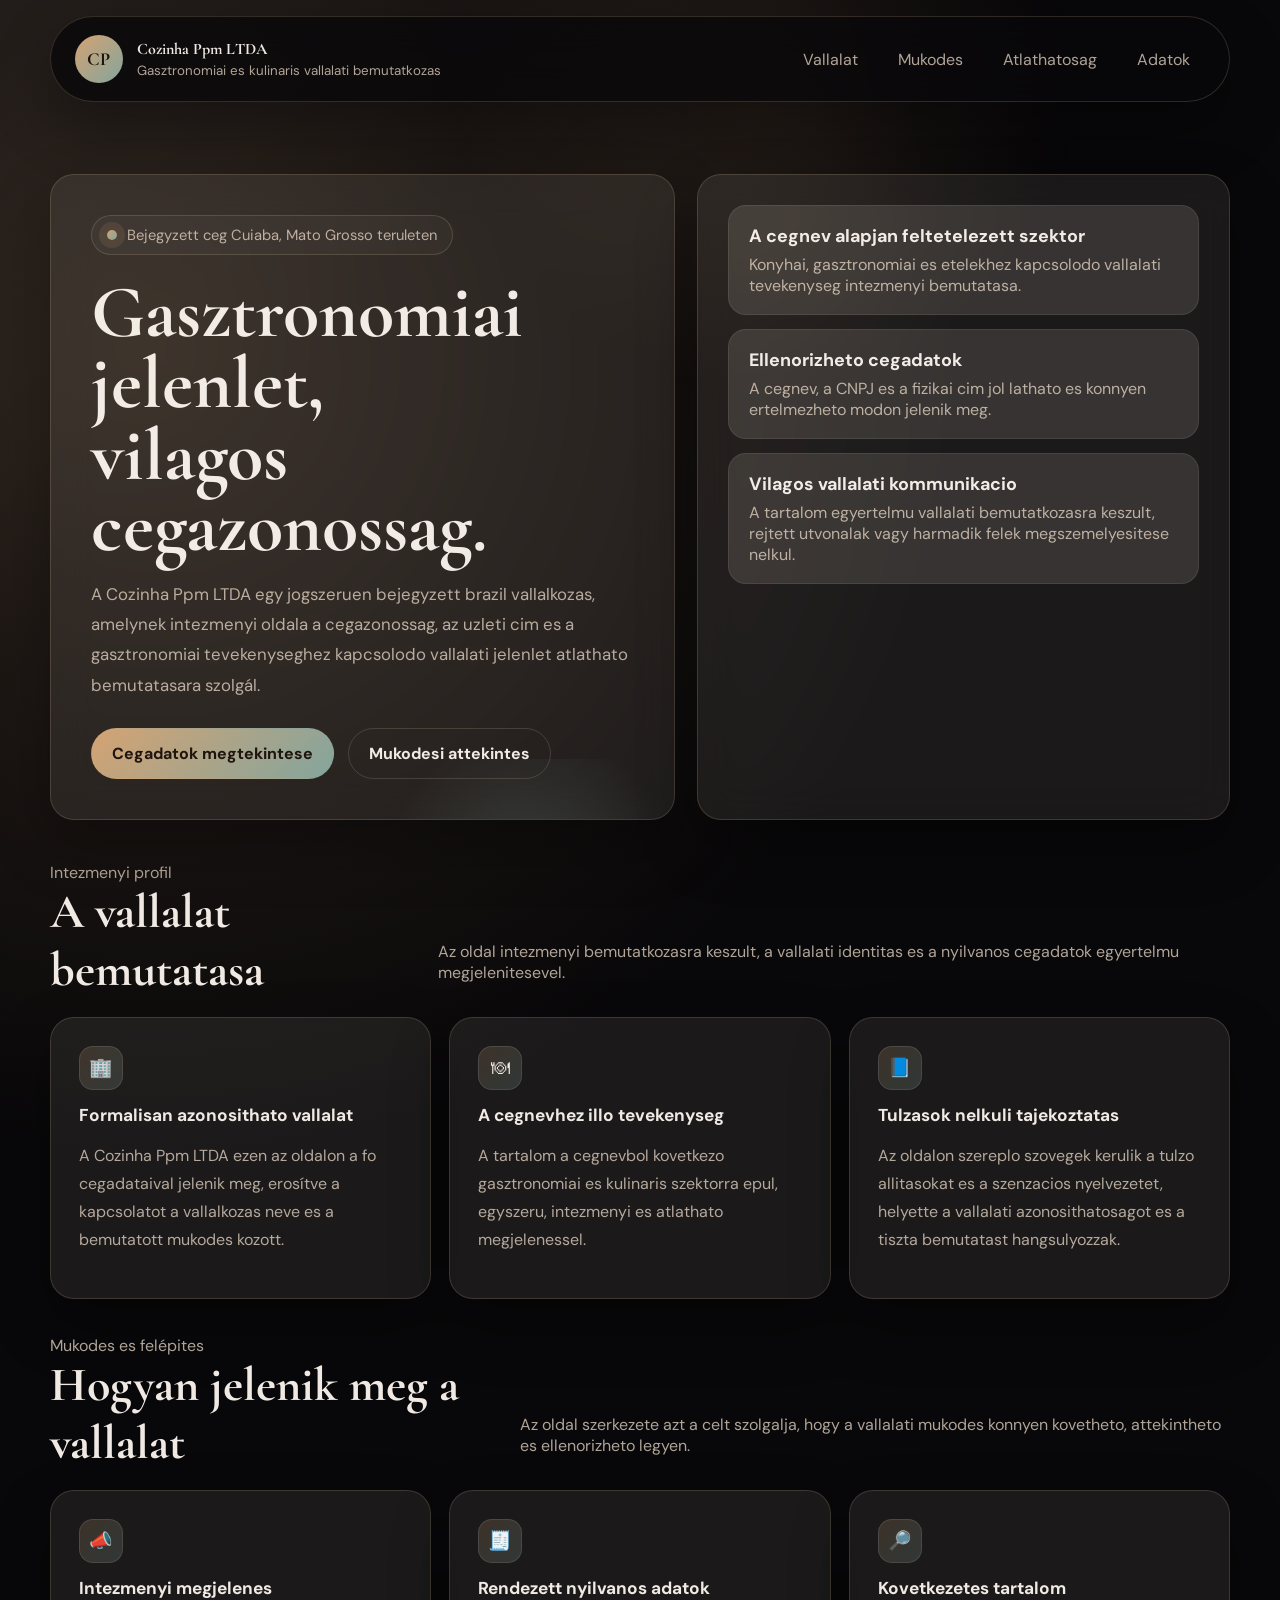
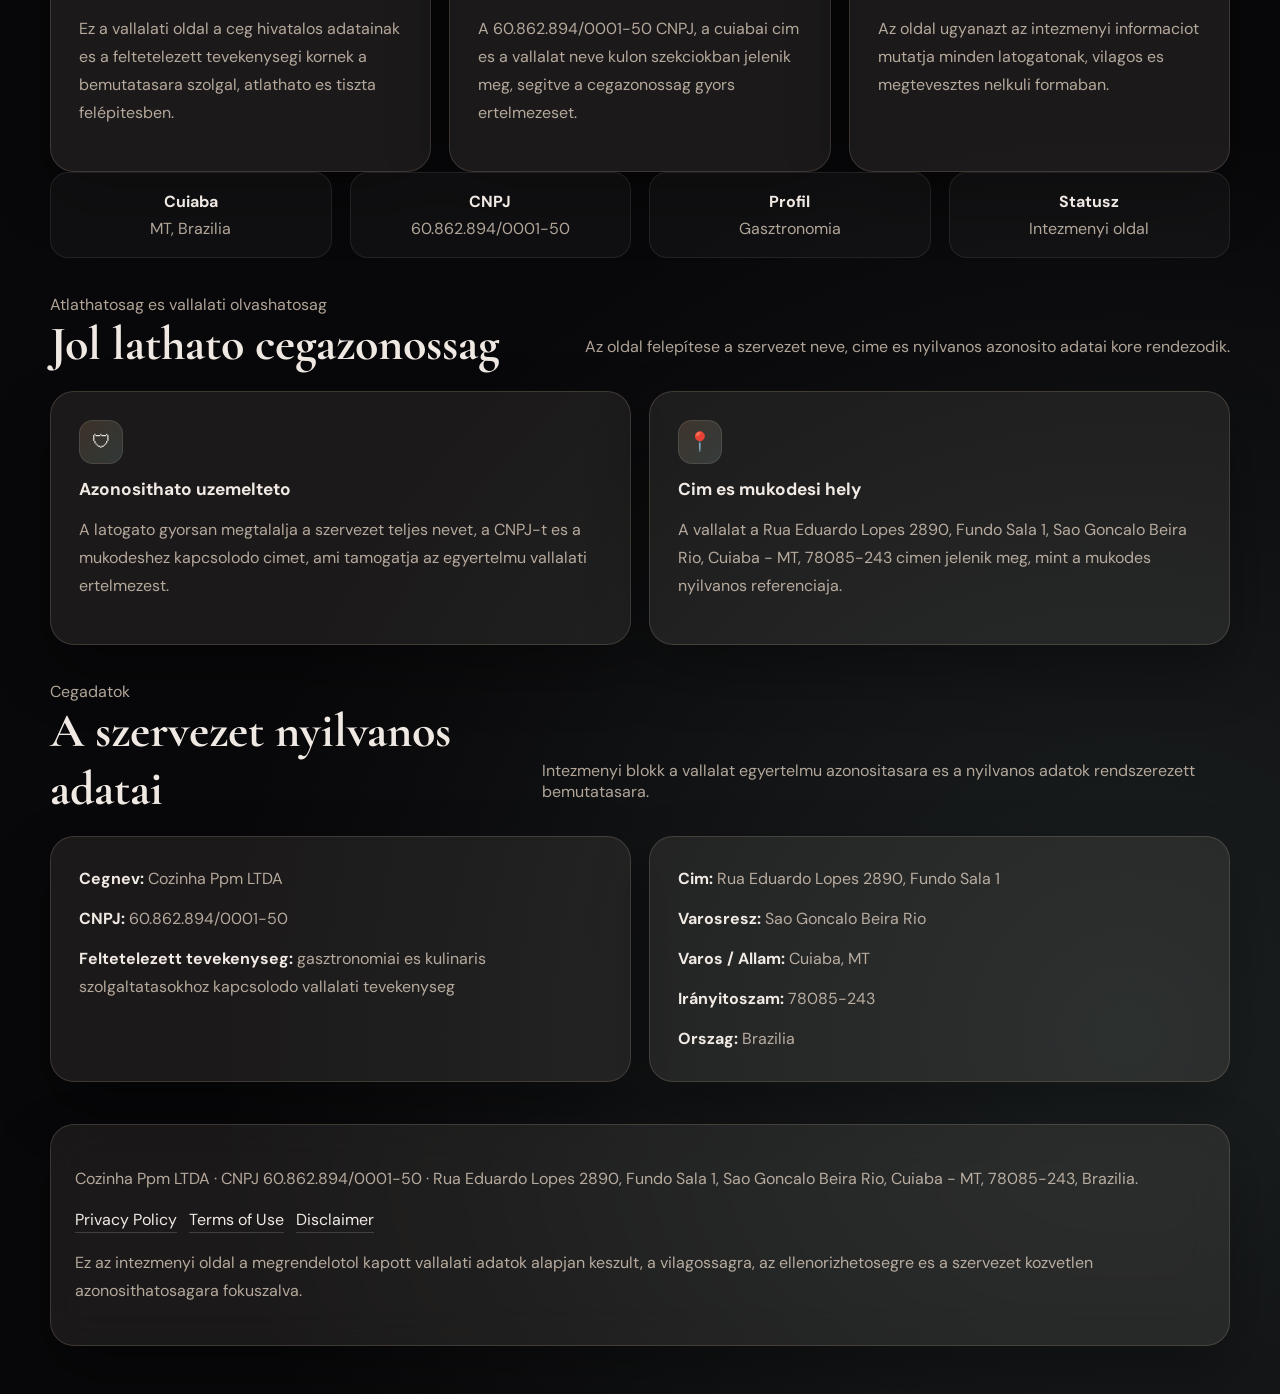
<file: pre/pre.html>
<!DOCTYPE html>
<html lang="hu">
<head>
  <meta charset="UTF-8">
  <meta name="viewport" content="width=device-width, initial-scale=1.0">
  <title>Cozinha Ppm LTDA | Intezmenyi gasztronomiai bemutatkozas</title>
  <meta name="description" content="A Cozinha Ppm LTDA vallalati oldala, atlathato cegadatokkal, lathato cimmel es intezmenyi megjelenessel Cuiaba, MT teruleten.">
  <link rel="preconnect" href="https://fonts.googleapis.com">
  <link rel="preconnect" href="https://fonts.gstatic.com" crossorigin>
  <link href="https://fonts.googleapis.com/css2?family=Cormorant+Garamond:wght@500;600;700&family=DM+Sans:wght@400;500;700&display=swap" rel="stylesheet">
  <style>
    :root {
      --bg: #080709;
      --panel: rgba(248, 241, 231, 0.08);
      --panel-strong: rgba(248, 241, 231, 0.12);
      --line: rgba(220, 194, 158, 0.18);
      --text: rgba(255, 248, 241, 0.94);
      --muted: rgba(241, 224, 207, 0.72);
      --accent: #d4a373;
      --accent-2: #84a59d;
      --shadow: 0 26px 60px rgba(0, 0, 0, 0.32);
      --radius: 24px;
      --max: 1180px;
    }

    * { box-sizing: border-box; }
    html { scroll-behavior: smooth; }

    body {
      margin: 0;
      font-family: "DM Sans", sans-serif;
      color: var(--text);
      background:
        radial-gradient(circle at 12% 12%, rgba(212, 163, 115, 0.18), transparent 28%),
        radial-gradient(circle at 88% 88%, rgba(132, 165, 157, 0.16), transparent 32%),
        var(--bg);
      min-height: 100vh;
    }

    body::before {
      content: "";
      position: fixed;
      inset: 0;
      background:
        linear-gradient(135deg, rgba(255, 255, 255, 0.03), transparent 34%),
        radial-gradient(circle at 60% 10%, rgba(212, 163, 115, 0.1), transparent 28%);
      pointer-events: none;
      z-index: 0;
    }

    a {
      color: inherit;
      text-decoration: none;
    }

    .site {
      position: relative;
      z-index: 1;
      width: min(calc(100% - 32px), var(--max));
      margin: 0 auto;
      padding-bottom: 48px;
    }

    .nav {
      position: sticky;
      top: 16px;
      margin-top: 16px;
      display: flex;
      justify-content: space-between;
      align-items: center;
      gap: 20px;
      padding: 18px 24px;
      border-radius: 999px;
      background: rgba(8, 7, 9, 0.78);
      backdrop-filter: blur(18px);
      border: 1px solid var(--line);
      box-shadow: var(--shadow);
    }

    .logo {
      display: flex;
      align-items: center;
      gap: 14px;
      min-width: 0;
    }

    .mark {
      width: 48px;
      height: 48px;
      border-radius: 50%;
      background: linear-gradient(135deg, var(--accent), var(--accent-2));
      display: grid;
      place-items: center;
      color: #1d130b;
      font-weight: 800;
      letter-spacing: 0.05em;
      font-family: "Cormorant Garamond", serif;
      font-size: 1.15rem;
    }

    .logo strong,
    h1,
    h2 {
      font-family: "Cormorant Garamond", serif;
    }

    .logo small,
    .tag,
    .muted {
      color: var(--muted);
    }

    .links {
      display: flex;
      flex-wrap: wrap;
      gap: 10px;
    }

    .links a {
      padding: 10px 14px;
      border-radius: 999px;
      color: var(--muted);
      border: 1px solid transparent;
      transition: 0.2s ease;
    }

    .links a:hover {
      color: var(--text);
      border-color: var(--line);
      background: rgba(255, 255, 255, 0.04);
    }

    .hero {
      display: grid;
      grid-template-columns: 1.08fr 0.92fr;
      gap: 22px;
      padding: 72px 0 24px;
      align-items: stretch;
    }

    .panel {
      border-radius: var(--radius);
      background: var(--panel);
      border: 1px solid var(--line);
      backdrop-filter: blur(20px);
      box-shadow: var(--shadow);
    }

    .hero-main {
      padding: 40px;
      overflow: hidden;
      position: relative;
    }

    .hero-main::after {
      content: "";
      position: absolute;
      inset: auto -12% -28% 42%;
      height: 240px;
      background: radial-gradient(circle, rgba(132, 165, 157, 0.24), transparent 60%);
      pointer-events: none;
    }

    .tag {
      display: inline-flex;
      align-items: center;
      gap: 10px;
      padding: 9px 15px;
      border-radius: 999px;
      border: 1px solid var(--line);
      background: rgba(255, 255, 255, 0.03);
      font-size: 0.92rem;
    }

    .dot {
      width: 10px;
      height: 10px;
      border-radius: 50%;
      background: linear-gradient(135deg, var(--accent), var(--accent-2));
      box-shadow: 0 0 0 8px rgba(212, 163, 115, 0.12);
    }

    h1 {
      margin: 22px 0 16px;
      font-size: clamp(2.8rem, 5.8vw, 4.9rem);
      line-height: 0.96;
      max-width: 11ch;
    }

    .hero-main p {
      max-width: 58ch;
      color: var(--muted);
      line-height: 1.8;
      font-size: 1.05rem;
    }

    .buttons {
      display: flex;
      flex-wrap: wrap;
      gap: 14px;
      margin-top: 28px;
    }

    .btn {
      display: inline-flex;
      align-items: center;
      justify-content: center;
      padding: 14px 20px;
      border-radius: 999px;
      font-weight: 700;
      border: 1px solid var(--line);
      transition: 0.2s ease;
    }

    .btn.primary {
      background: linear-gradient(135deg, var(--accent), var(--accent-2));
      color: #20140e;
      border-color: transparent;
    }

    .btn:hover {
      transform: translateY(-2px);
    }

    .hero-side {
      padding: 30px;
      display: grid;
      gap: 14px;
      align-content: start;
    }

    .quick {
      padding: 18px 20px;
      border-radius: 18px;
      background: var(--panel-strong);
      border: 1px solid rgba(255, 255, 255, 0.08);
    }

    .quick strong {
      display: block;
      font-size: 1.12rem;
      margin-bottom: 6px;
    }

    section {
      padding: 18px 0;
    }

    .section-head {
      display: flex;
      justify-content: space-between;
      align-items: end;
      gap: 20px;
      margin-bottom: 18px;
    }

    .section-head h2 {
      font-size: clamp(1.9rem, 4vw, 3rem);
      margin: 0;
    }

    .grid-3,
    .grid-2,
    .stats {
      display: grid;
      gap: 18px;
    }

    .grid-3 { grid-template-columns: repeat(3, minmax(0, 1fr)); }
    .grid-2 { grid-template-columns: repeat(2, minmax(0, 1fr)); }
    .stats { grid-template-columns: repeat(4, minmax(0, 1fr)); }

    .card {
      padding: 28px;
      border-radius: var(--radius);
      background: var(--panel);
      border: 1px solid var(--line);
      box-shadow: var(--shadow);
      min-height: 100%;
    }

    .badge {
      width: 44px;
      height: 44px;
      border-radius: 14px;
      display: grid;
      place-items: center;
      background: linear-gradient(135deg, rgba(212, 163, 115, 0.18), rgba(132, 165, 157, 0.22));
      border: 1px solid rgba(255, 255, 255, 0.1);
      font-size: 1.18rem;
    }

    .card h3 {
      margin: 14px 0 10px;
      font-size: 1.08rem;
    }

    .card p,
    .facts li,
    footer p {
      color: var(--muted);
      line-height: 1.75;
    }

    .stats div {
      padding: 18px;
      border-radius: 18px;
      text-align: center;
      background: rgba(255, 255, 255, 0.03);
      border: 1px solid rgba(255, 255, 255, 0.08);
    }

    .stats strong {
      display: block;
      margin-bottom: 6px;
    }

    .facts {
      list-style: none;
      margin: 0;
      padding: 0;
    }

    .facts li + li {
      margin-top: 12px;
    }

    .facts strong {
      color: var(--text);
    }

    footer {
      margin-top: 24px;
      padding: 24px;
    }

    .footer-links {
      display: flex;
      flex-wrap: wrap;
      gap: 12px;
      margin: 10px 0 2px;
    }

    .footer-links a {
      color: var(--text);
      border-bottom: 1px solid rgba(255, 255, 255, 0.16);
      padding-bottom: 2px;
    }

    @media (max-width: 980px) {
      .nav,
      .hero,
      .grid-3,
      .grid-2,
      .stats,
      .section-head {
        grid-template-columns: 1fr;
        flex-direction: column;
        align-items: flex-start;
      }
    }

    @media (max-width: 640px) {
      .site {
        width: min(calc(100% - 20px), var(--max));
      }

      .nav,
      .hero-main,
      .hero-side,
      .card,
      footer {
        padding: 22px;
      }

      h1 {
        font-size: clamp(2.3rem, 13vw, 3.6rem);
      }

      .links a {
        padding: 8px 11px;
        font-size: 0.88rem;
      }
    }
  </style>
</head>
<body>
  <div class="site">
    <header class="nav">
      <div class="logo">
        <div class="mark">CP</div>
        <div>
          <strong>Cozinha Ppm LTDA</strong><br>
          <small>Gasztronomiai es kulinaris vallalati bemutatkozas</small>
        </div>
      </div>
      <nav class="links">
        <a href="#vallalat">Vallalat</a>
        <a href="#mukodes">Mukodes</a>
        <a href="#atlathatosag">Atlathatosag</a>
        <a href="#adatok">Adatok</a>
      </nav>
    </header>

    <main>
      <section class="hero">
        <article class="panel hero-main">
          <div class="tag">
            <span class="dot"></span>
            Bejegyzett ceg Cuiaba, Mato Grosso teruleten
          </div>
          <h1>Gasztronomiai jelenlet, vilagos cegazonossag.</h1>
          <p>
            A Cozinha Ppm LTDA egy jogszeruen bejegyzett brazil vallalkozas, amelynek
            intezmenyi oldala a cegazonossag, az uzleti cim es a gasztronomiai tevekenyseghez
            kapcsolodo vallalati jelenlet atlathato bemutatasara szolgál.
          </p>
          <div class="buttons">
            <a class="btn primary" href="#adatok">Cegadatok megtekintese</a>
            <a class="btn" href="#atlathatosag">Mukodesi attekintes</a>
          </div>
        </article>

        <aside class="panel hero-side">
          <div class="quick">
            <strong>A cegnev alapjan feltetelezett szektor</strong>
            <span class="muted">Konyhai, gasztronomiai es etelekhez kapcsolodo vallalati tevekenyseg intezmenyi bemutatasa.</span>
          </div>
          <div class="quick">
            <strong>Ellenorizheto cegadatok</strong>
            <span class="muted">A cegnev, a CNPJ es a fizikai cim jol lathato es konnyen ertelmezheto modon jelenik meg.</span>
          </div>
          <div class="quick">
            <strong>Vilagos vallalati kommunikacio</strong>
            <span class="muted">A tartalom egyertelmu vallalati bemutatkozasra keszult, rejtett utvonalak vagy harmadik felek megszemelyesitese nelkul.</span>
          </div>
        </aside>
      </section>

      <section id="vallalat">
        <div class="section-head">
          <div>
            <span class="muted">Intezmenyi profil</span>
            <h2>A vallalat bemutatasa</h2>
          </div>
          <p class="muted">Az oldal intezmenyi bemutatkozasra keszult, a vallalati identitas es a nyilvanos cegadatok egyertelmu megjelenitesevel.</p>
        </div>
        <div class="grid-3">
          <article class="card">
            <div class="badge">🏢</div>
            <h3>Formalisan azonosithato vallalat</h3>
            <p>A Cozinha Ppm LTDA ezen az oldalon a fo cegadataival jelenik meg, erosítve a kapcsolatot a vallalkozas neve es a bemutatott mukodes kozott.</p>
          </article>
          <article class="card">
            <div class="badge">🍽</div>
            <h3>A cegnevhez illo tevekenyseg</h3>
            <p>A tartalom a cegnevbol kovetkezo gasztronomiai es kulinaris szektorra epul, egyszeru, intezmenyi es atlathato megjelenessel.</p>
          </article>
          <article class="card">
            <div class="badge">📘</div>
            <h3>Tulzasok nelkuli tajekoztatas</h3>
            <p>Az oldalon szereplo szovegek kerulik a tulzo allitasokat es a szenzacios nyelvezetet, helyette a vallalati azonosithatosagot es a tiszta bemutatast hangsulyozzak.</p>
          </article>
        </div>
      </section>

      <section id="mukodes">
        <div class="section-head">
          <div>
            <span class="muted">Mukodes es felépites</span>
            <h2>Hogyan jelenik meg a vallalat</h2>
          </div>
          <p class="muted">Az oldal szerkezete azt a celt szolgalja, hogy a vallalati mukodes konnyen kovetheto, attekintheto es ellenorizheto legyen.</p>
        </div>
        <div class="grid-3">
          <article class="card">
            <div class="badge">📣</div>
            <h3>Intezmenyi megjelenes</h3>
            <p>Ez a vallalati oldal a ceg hivatalos adatainak es a feltetelezett tevekenysegi kornek a bemutatasara szolgal, atlathato es tiszta felépitesben.</p>
          </article>
          <article class="card">
            <div class="badge">🧾</div>
            <h3>Rendezett nyilvanos adatok</h3>
            <p>A 60.862.894/0001-50 CNPJ, a cuiabai cim es a vallalat neve kulon szekciokban jelenik meg, segitve a cegazonossag gyors ertelmezeset.</p>
          </article>
          <article class="card">
            <div class="badge">🔎</div>
            <h3>Kovetkezetes tartalom</h3>
            <p>Az oldal ugyanazt az intezmenyi informaciot mutatja minden latogatonak, vilagos es megtevesztes nelkuli formaban.</p>
          </article>
        </div>
        <div class="stats">
          <div><strong>Cuiaba</strong><span class="muted">MT, Brazilia</span></div>
          <div><strong>CNPJ</strong><span class="muted">60.862.894/0001-50</span></div>
          <div><strong>Profil</strong><span class="muted">Gasztronomia</span></div>
          <div><strong>Statusz</strong><span class="muted">Intezmenyi oldal</span></div>
        </div>
      </section>

      <section id="atlathatosag">
        <div class="section-head">
          <div>
            <span class="muted">Atlathatosag es vallalati olvashatosag</span>
            <h2>Jol lathato cegazonossag</h2>
          </div>
          <p class="muted">Az oldal felepítese a szervezet neve, cime es nyilvanos azonosito adatai kore rendezodik.</p>
        </div>
        <div class="grid-2">
          <article class="card">
            <div class="badge">🛡</div>
            <h3>Azonosithato uzemelteto</h3>
            <p>A latogato gyorsan megtalalja a szervezet teljes nevet, a CNPJ-t es a mukodeshez kapcsolodo cimet, ami tamogatja az egyertelmu vallalati ertelmezest.</p>
          </article>
          <article class="card">
            <div class="badge">📍</div>
            <h3>Cim es mukodesi hely</h3>
            <p>A vallalat a Rua Eduardo Lopes 2890, Fundo Sala 1, Sao Goncalo Beira Rio, Cuiaba - MT, 78085-243 cimen jelenik meg, mint a mukodes nyilvanos referenciaja.</p>
          </article>
        </div>
      </section>

      <section id="adatok">
        <div class="section-head">
          <div>
            <span class="muted">Cegadatok</span>
            <h2>A szervezet nyilvanos adatai</h2>
          </div>
          <p class="muted">Intezmenyi blokk a vallalat egyertelmu azonositasara es a nyilvanos adatok rendszerezett bemutatasara.</p>
        </div>
        <div class="grid-2">
          <article class="card">
            <ul class="facts">
              <li><strong>Cegnev:</strong> Cozinha Ppm LTDA</li>
              <li><strong>CNPJ:</strong> 60.862.894/0001-50</li>
              <li><strong>Feltetelezett tevekenyseg:</strong> gasztronomiai es kulinaris szolgaltatasokhoz kapcsolodo vallalati tevekenyseg</li>
            </ul>
          </article>
          <article class="card">
            <ul class="facts">
              <li><strong>Cim:</strong> Rua Eduardo Lopes 2890, Fundo Sala 1</li>
              <li><strong>Varosresz:</strong> Sao Goncalo Beira Rio</li>
              <li><strong>Varos / Allam:</strong> Cuiaba, MT</li>
              <li><strong>Irányitoszam:</strong> 78085-243</li>
              <li><strong>Orszag:</strong> Brazilia</li>
            </ul>
          </article>
        </div>
      </section>
    </main>

    <footer class="panel">
      <p>Cozinha Ppm LTDA · CNPJ 60.862.894/0001-50 · Rua Eduardo Lopes 2890, Fundo Sala 1, Sao Goncalo Beira Rio, Cuiaba - MT, 78085-243, Brazilia.</p>
      <div class="footer-links">
        <a href="privacy.html">Privacy Policy</a>
        <a href="terms.html">Terms of Use</a>
        <a href="disclaimer.html">Disclaimer</a>
      </div>
      <p>Ez az intezmenyi oldal a megrendelotol kapott vallalati adatok alapjan keszult, a vilagossagra, az ellenorizhetosegre es a szervezet kozvetlen azonosithatosagara fokuszalva.</p>
    </footer>
  </div>
</body>
</html>
</file>
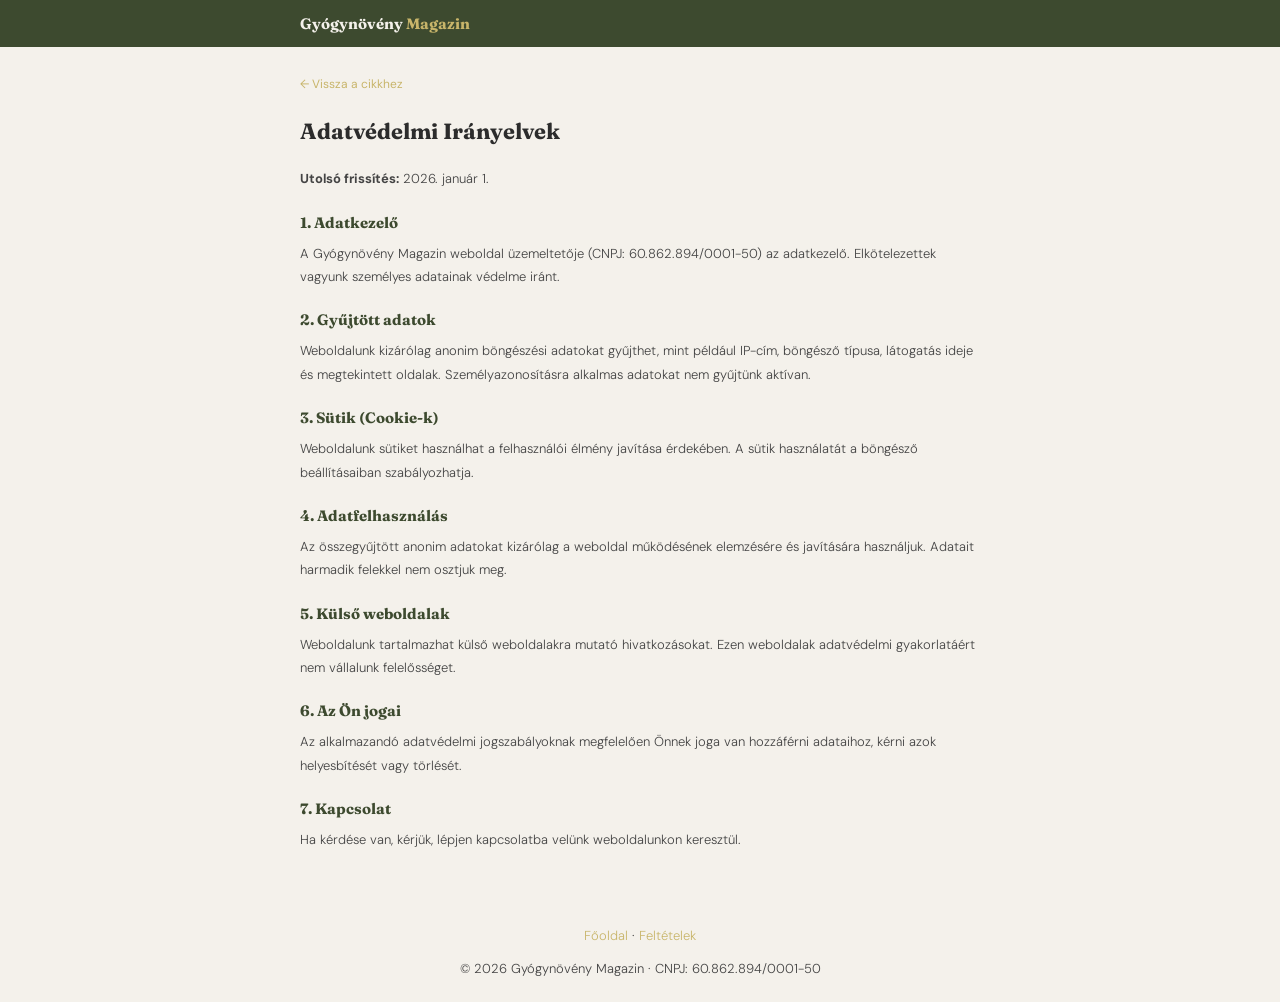
<file: pre/privacy.html>
<!DOCTYPE html>
<html lang="hu">
<head>
<meta charset="UTF-8">
<meta name="viewport" content="width=device-width, initial-scale=1.0">
<title>Adatvédelmi Irányelvek — Gyógynövény Magazin</title>
<link rel="preconnect" href="https://fonts.googleapis.com">
<link rel="preconnect" href="https://fonts.gstatic.com" crossorigin>
<link href="https://fonts.googleapis.com/css2?family=Fraunces:wght@400;700&family=DM+Sans:wght@300;400&display=swap" rel="stylesheet">
<style>
*{margin:0;padding:0;box-sizing:border-box}
body{font-family:'DM Sans',sans-serif;background:#f4f1eb;color:#2c2c2c;line-height:1.8;font-size:14px}
.hdr{background:#3d4a2f;padding:10px 0}
.hdr-inner{max-width:720px;margin:0 auto;padding:0 20px;display:flex;align-items:center}
.hdr-logo{font-family:'Fraunces',serif;font-size:15px;color:#f4f1eb;font-weight:700}.hdr-logo span{color:#c8b56a}
.w{max-width:720px;margin:0 auto;padding:24px 20px 50px}
h1{font-family:'Fraunces',serif;font-size:22px;color:#2c2c2c;margin-bottom:16px}
h2{font-family:'Fraunces',serif;font-size:15px;color:#3d4a2f;margin:18px 0 6px}
p{margin-bottom:10px;font-weight:300;font-size:13px;color:#444}
a{color:#c8b56a;text-decoration:none}a:hover{text-decoration:underline}
.back{display:inline-block;margin-bottom:16px;font-size:12px;color:#c8b56a}
footer{max-width:720px;margin:0 auto;padding:12px 20px;text-align:center;font-size:8px;color:#aaa}
</style>
</head>
<body>
<header class="hdr"><div class="hdr-inner"><div class="hdr-logo">Gyógynövény <span>Magazin</span></div></div></header>
<div class="w">
<a href="index.html" class="back">&larr; Vissza a cikkhez</a>
<h1>Adatvédelmi Irányelvek</h1>
<p><strong>Utolsó frissítés:</strong> 2026. január 1.</p>

<h2>1. Adatkezelő</h2>
<p>A Gyógynövény Magazin weboldal üzemeltetője (CNPJ: 60.862.894/0001-50) az adatkezelő. Elkötelezettek vagyunk személyes adatainak védelme iránt.</p>

<h2>2. Gyűjtött adatok</h2>
<p>Weboldalunk kizárólag anonim böngészési adatokat gyűjthet, mint például IP-cím, böngésző típusa, látogatás ideje és megtekintett oldalak. Személyazonosításra alkalmas adatokat nem gyűjtünk aktívan.</p>

<h2>3. Sütik (Cookie-k)</h2>
<p>Weboldalunk sütiket használhat a felhasználói élmény javítása érdekében. A sütik használatát a böngésző beállításaiban szabályozhatja.</p>

<h2>4. Adatfelhasználás</h2>
<p>Az összegyűjtött anonim adatokat kizárólag a weboldal működésének elemzésére és javítására használjuk. Adatait harmadik felekkel nem osztjuk meg.</p>

<h2>5. Külső weboldalak</h2>
<p>Weboldalunk tartalmazhat külső weboldalakra mutató hivatkozásokat. Ezen weboldalak adatvédelmi gyakorlatáért nem vállalunk felelősséget.</p>

<h2>6. Az Ön jogai</h2>
<p>Az alkalmazandó adatvédelmi jogszabályoknak megfelelően Önnek joga van hozzáférni adataihoz, kérni azok helyesbítését vagy törlését.</p>

<h2>7. Kapcsolat</h2>
<p>Ha kérdése van, kérjük, lépjen kapcsolatba velünk weboldalunkon keresztül.</p>
</div>
<footer>
<p><a href="index.html">Főoldal</a> · <a href="terms.html">Feltételek</a></p>
<p style="margin-top:2px">© 2026 Gyógynövény Magazin · CNPJ: 60.862.894/0001-50</p>
</footer>
</body>
</html>
</file>
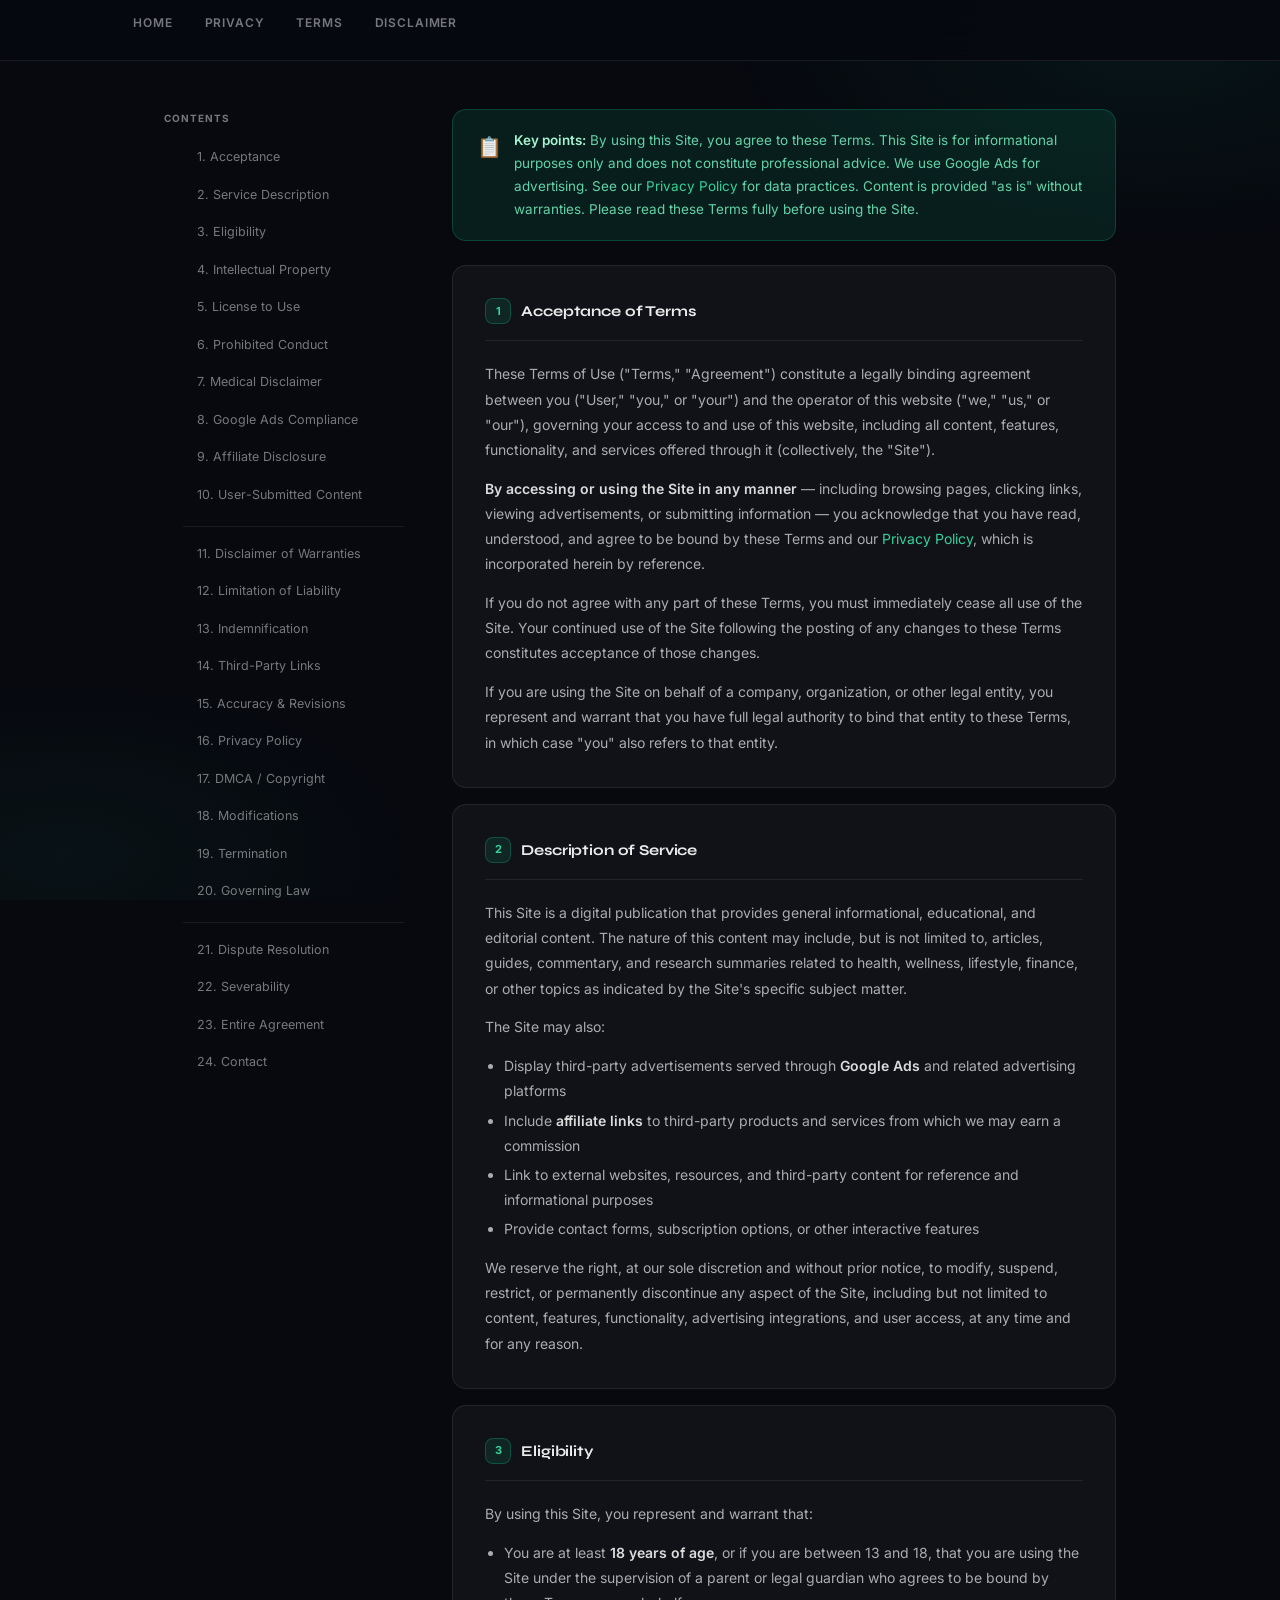
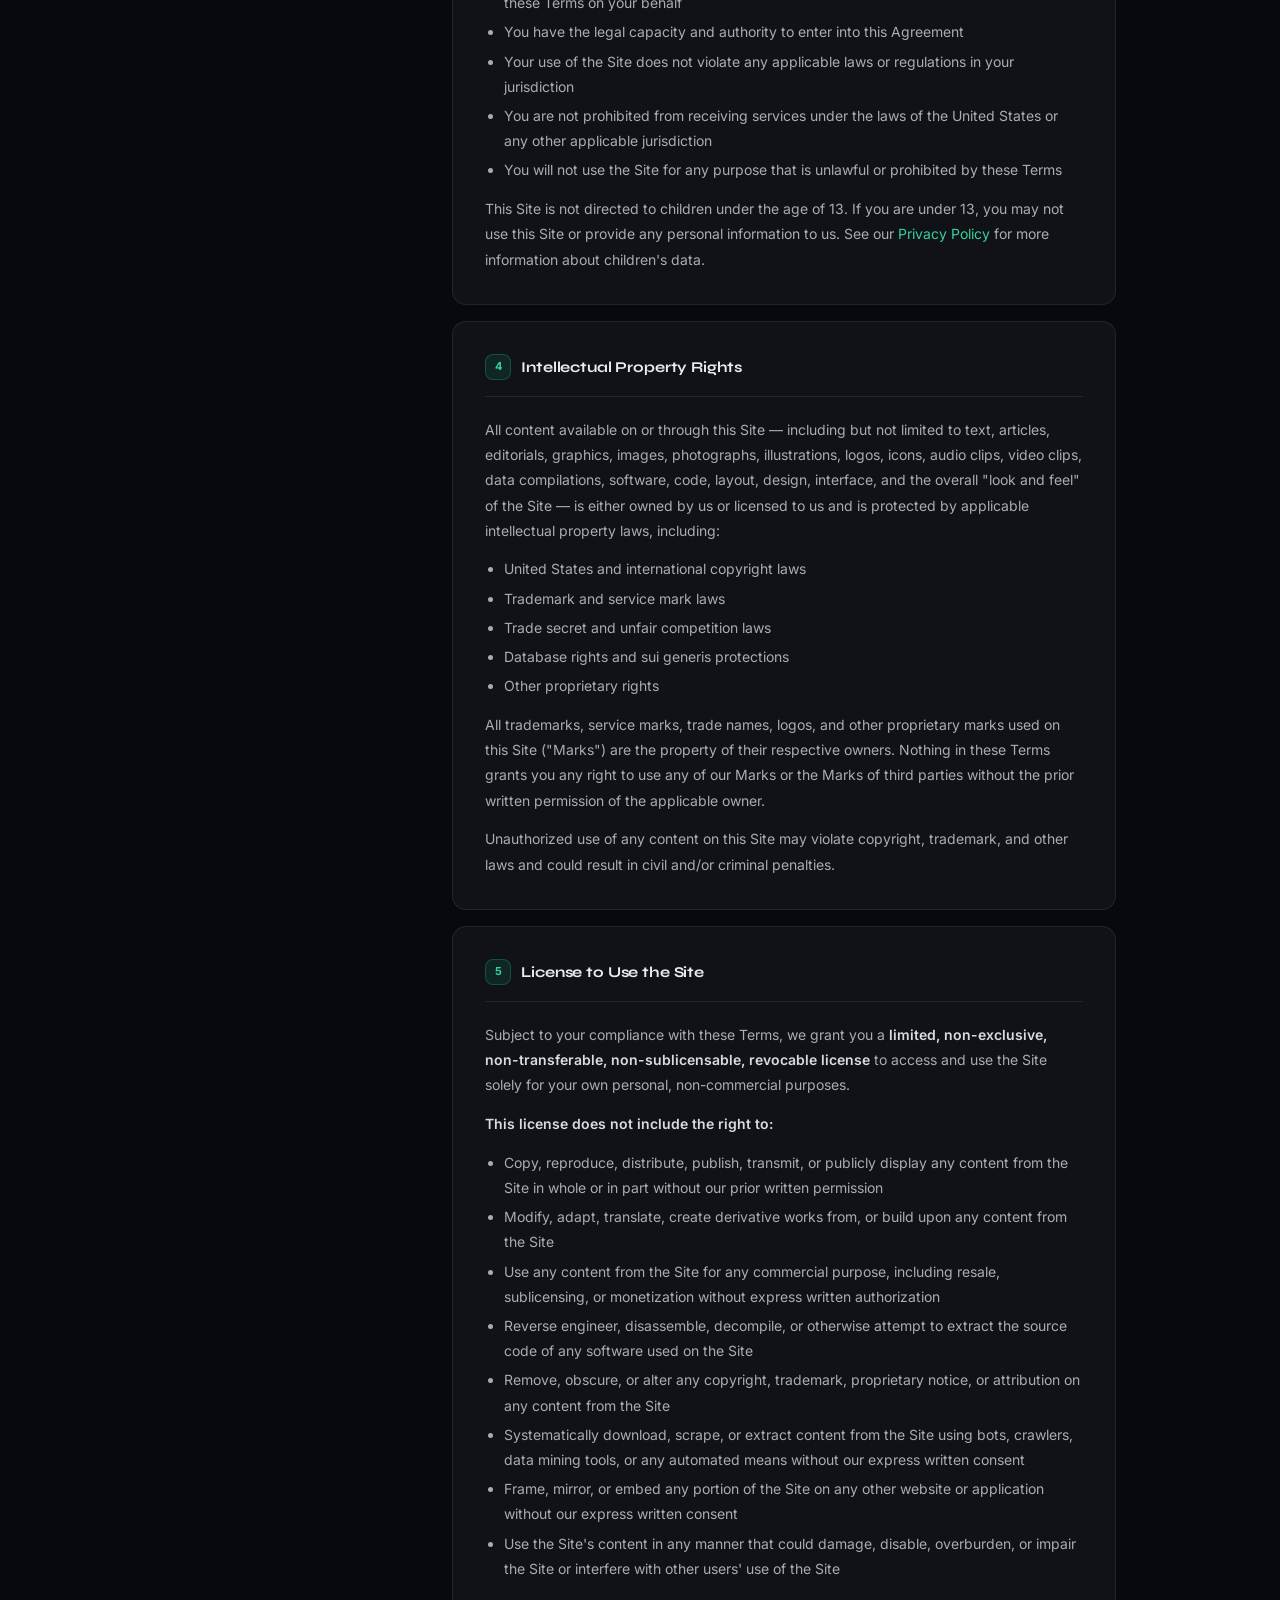
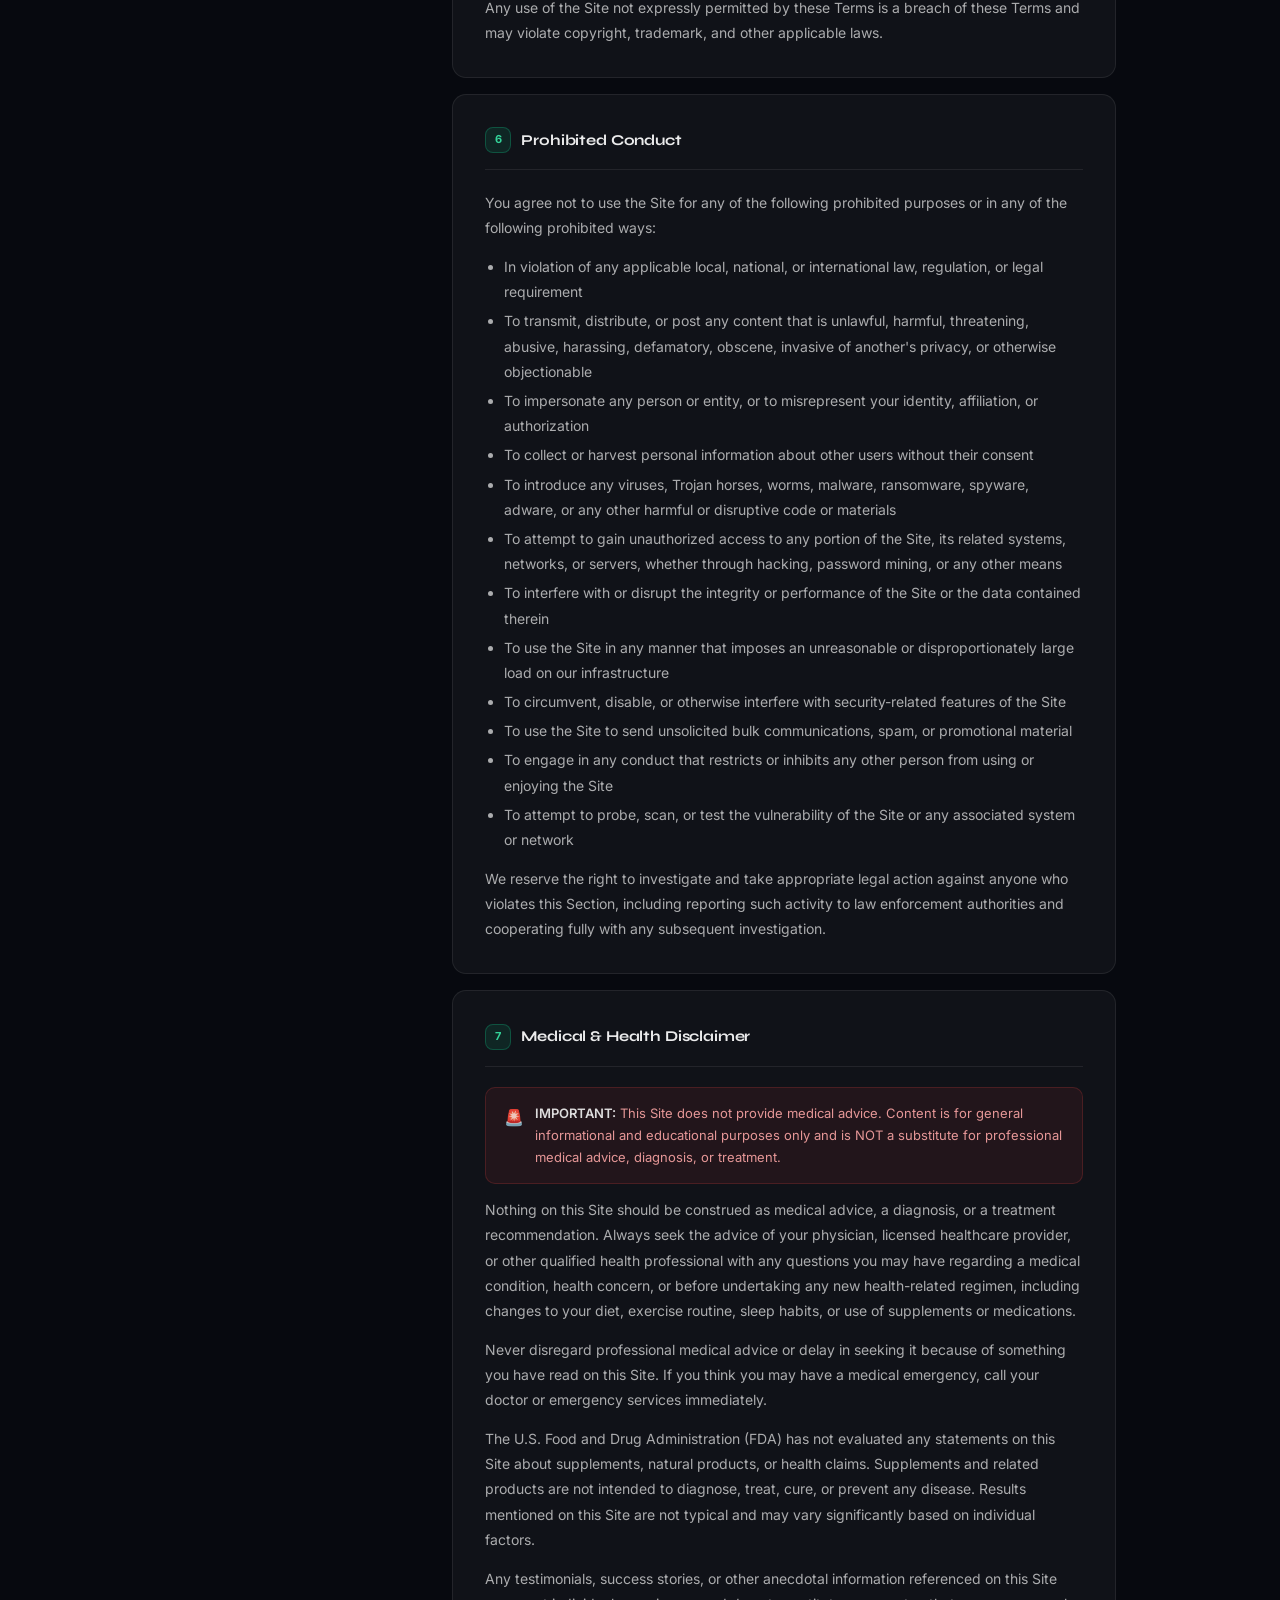
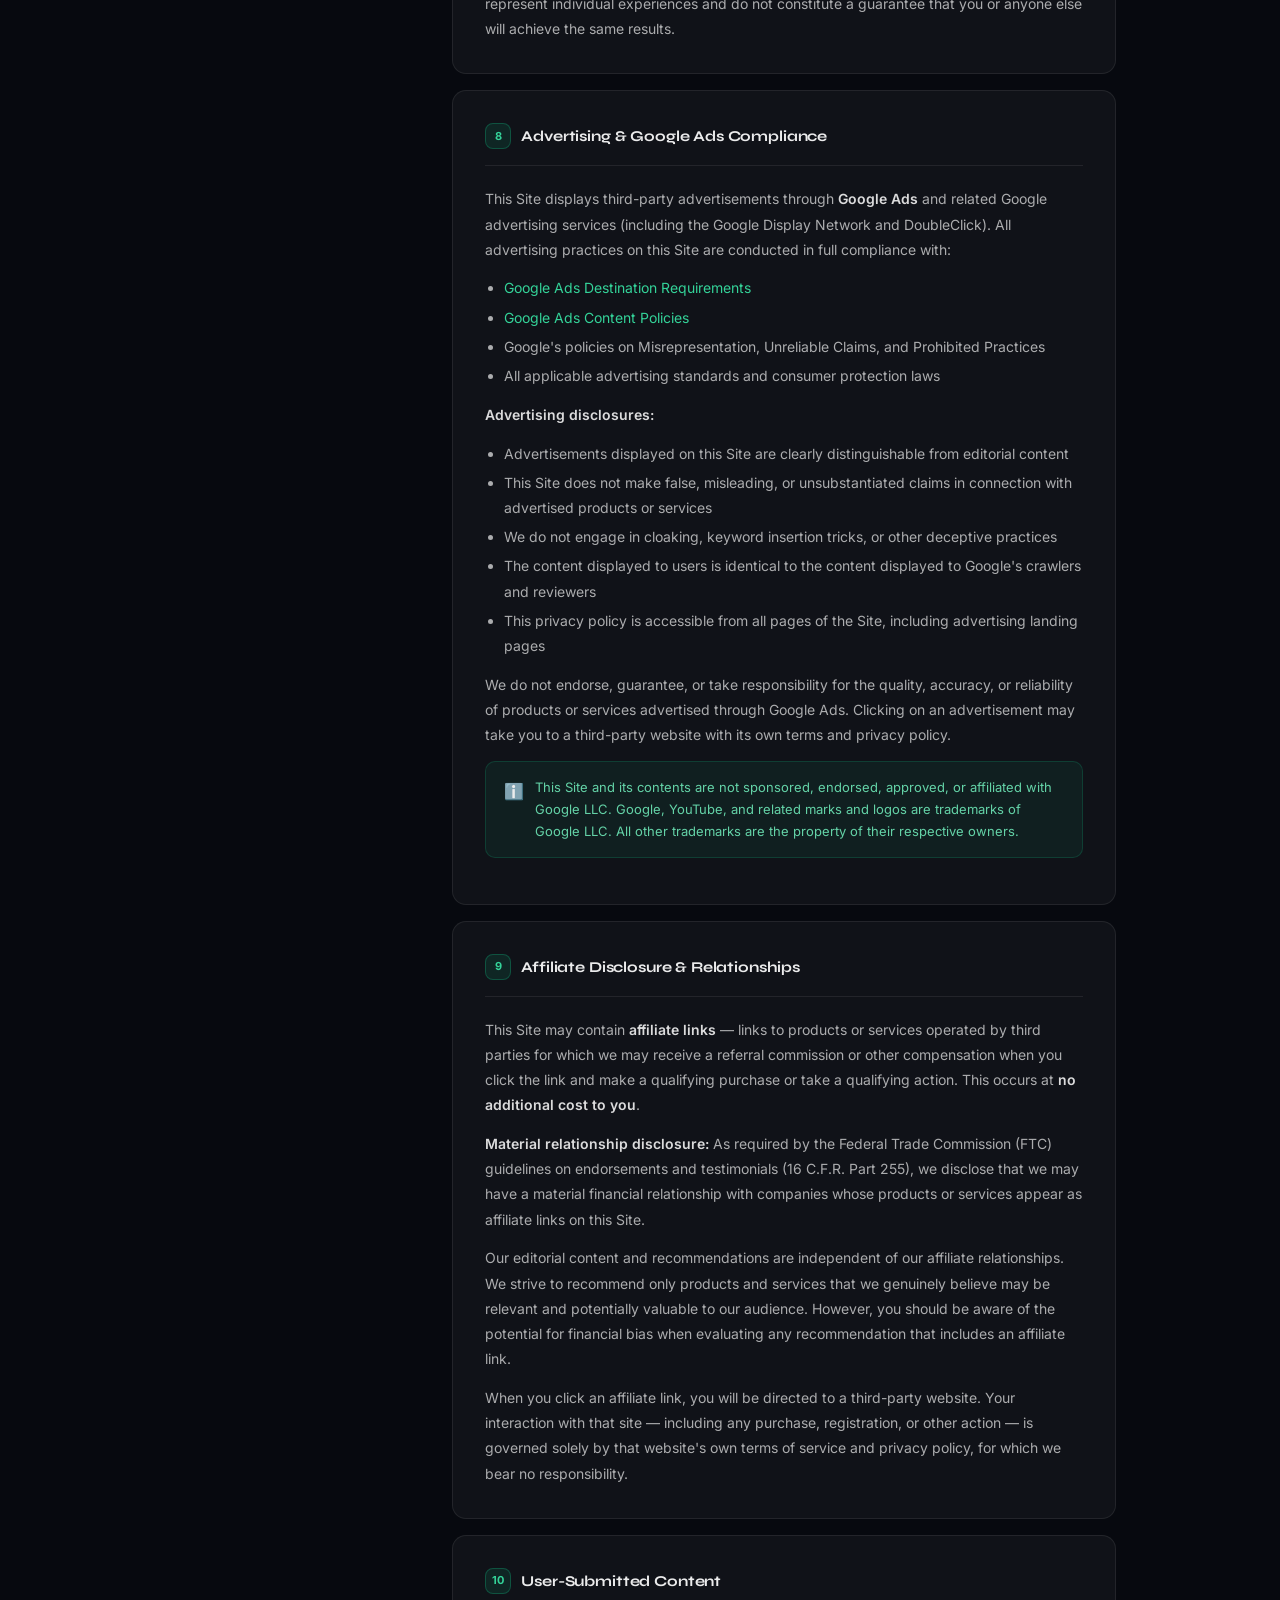
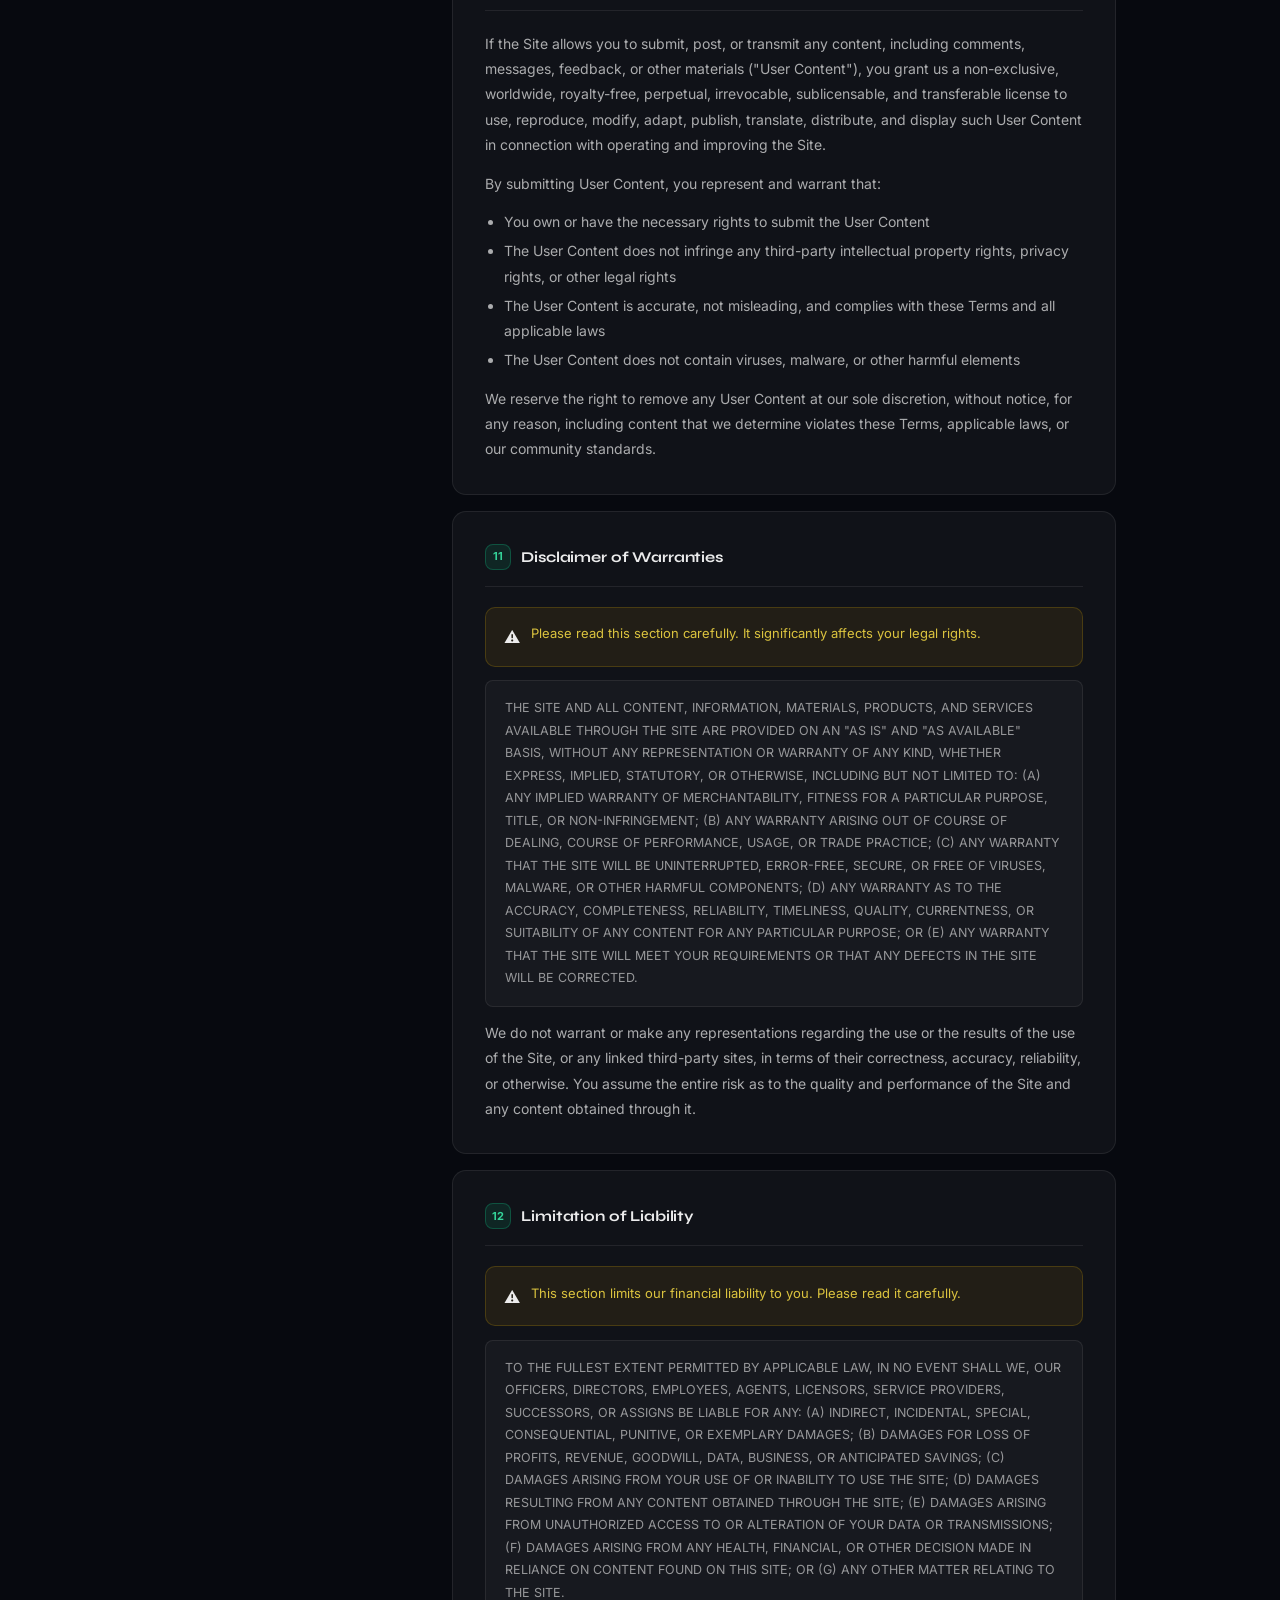
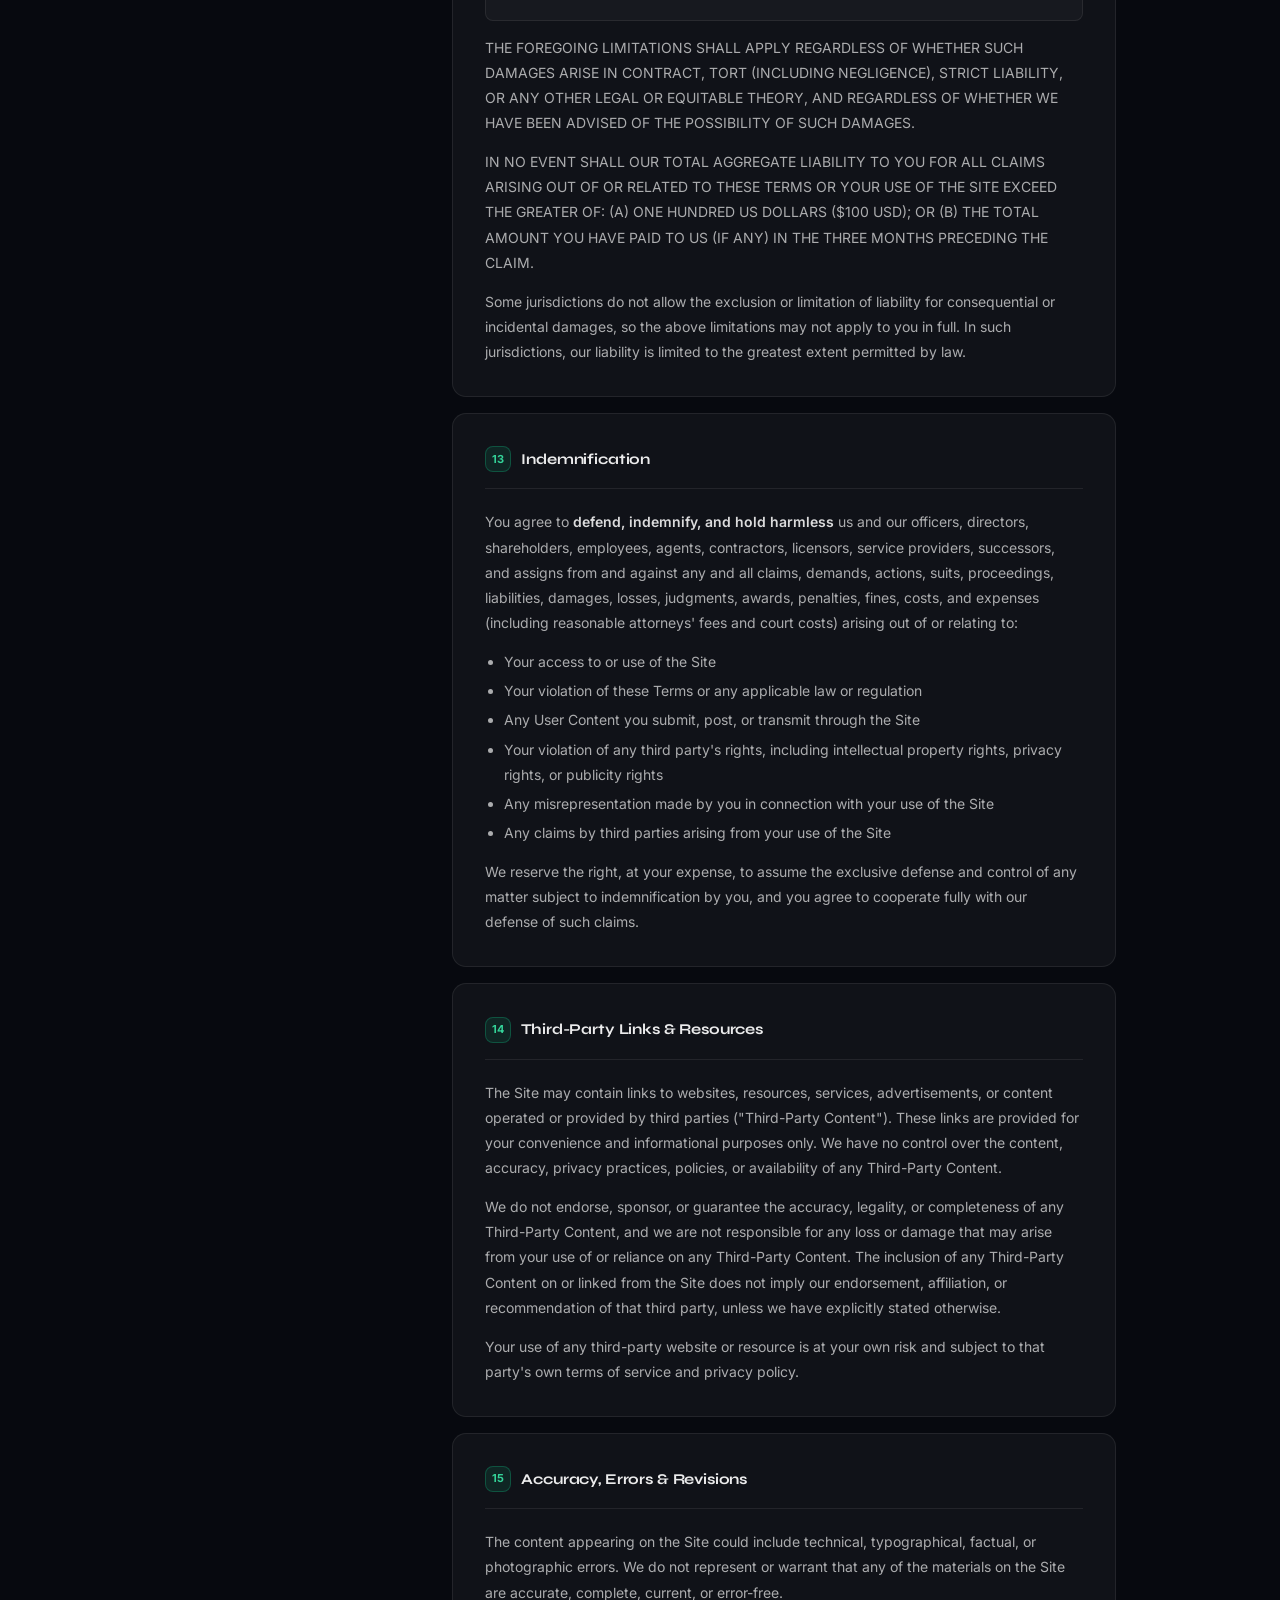
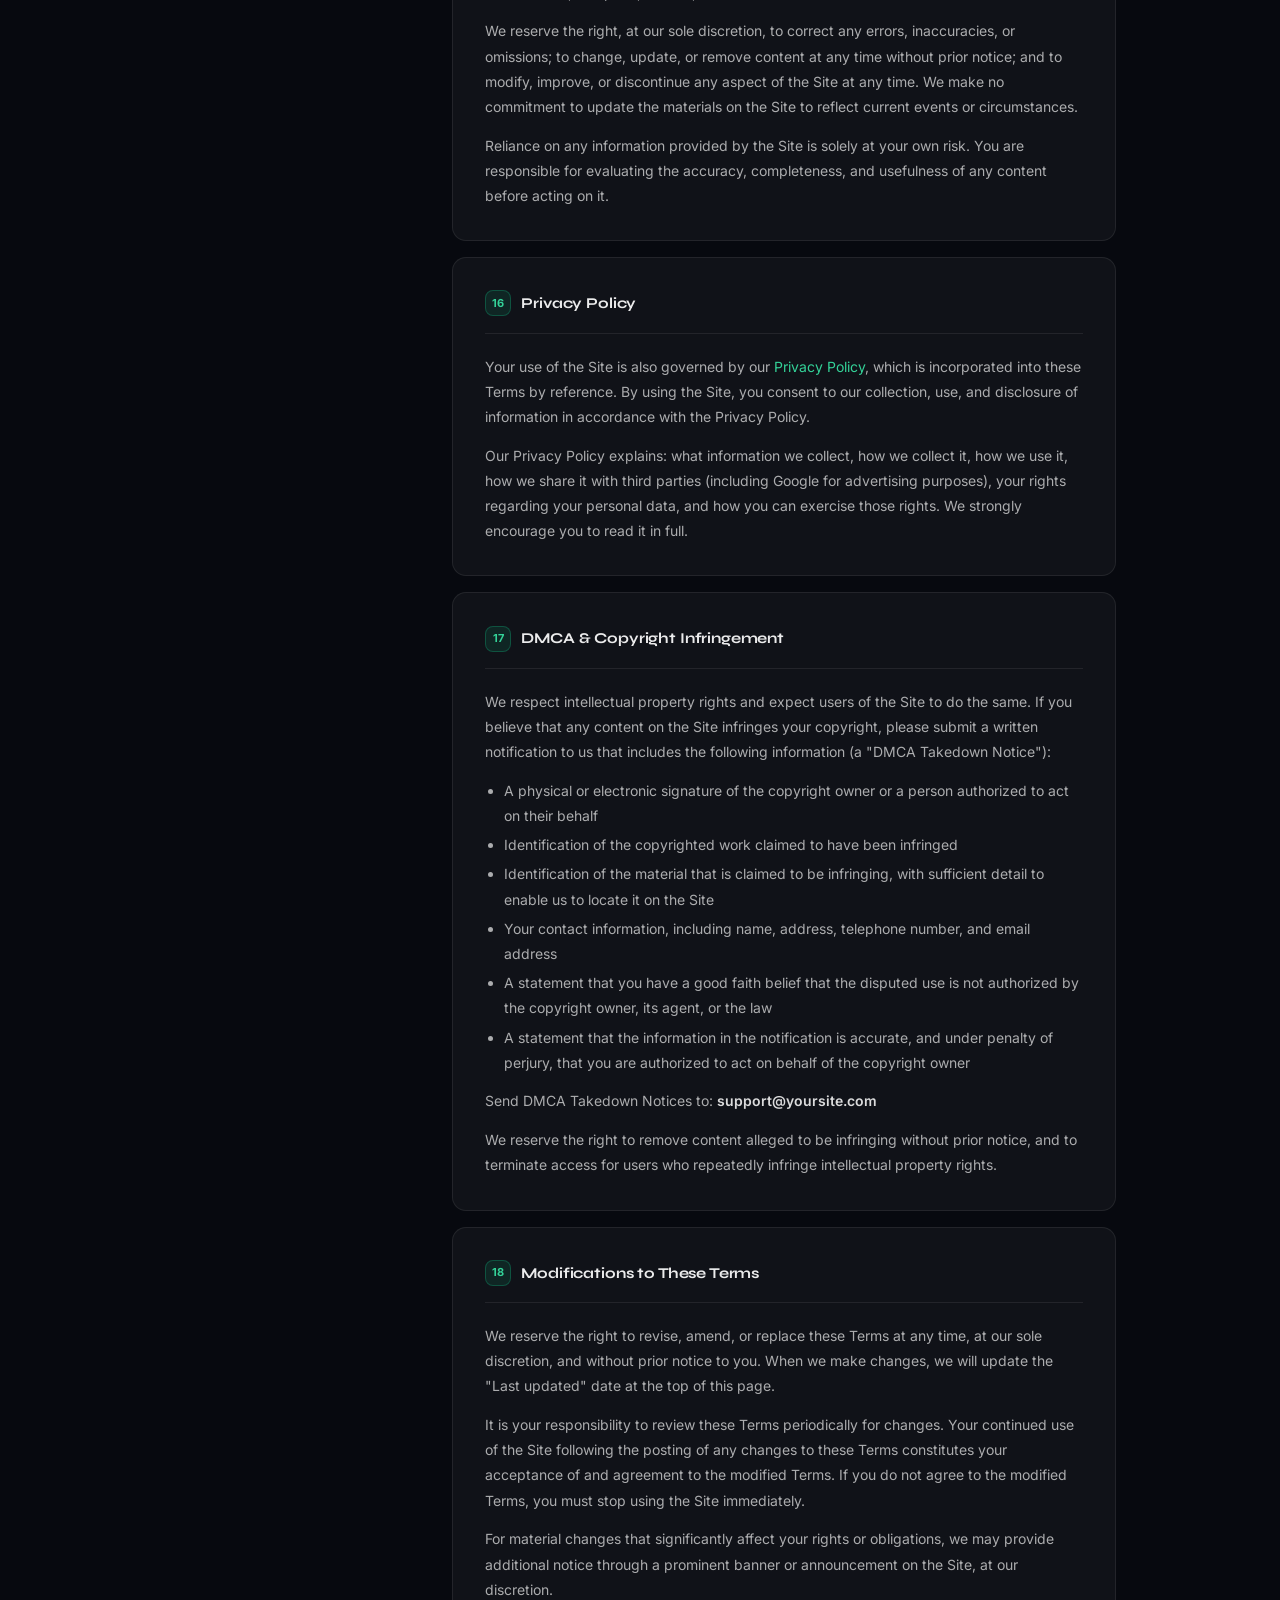
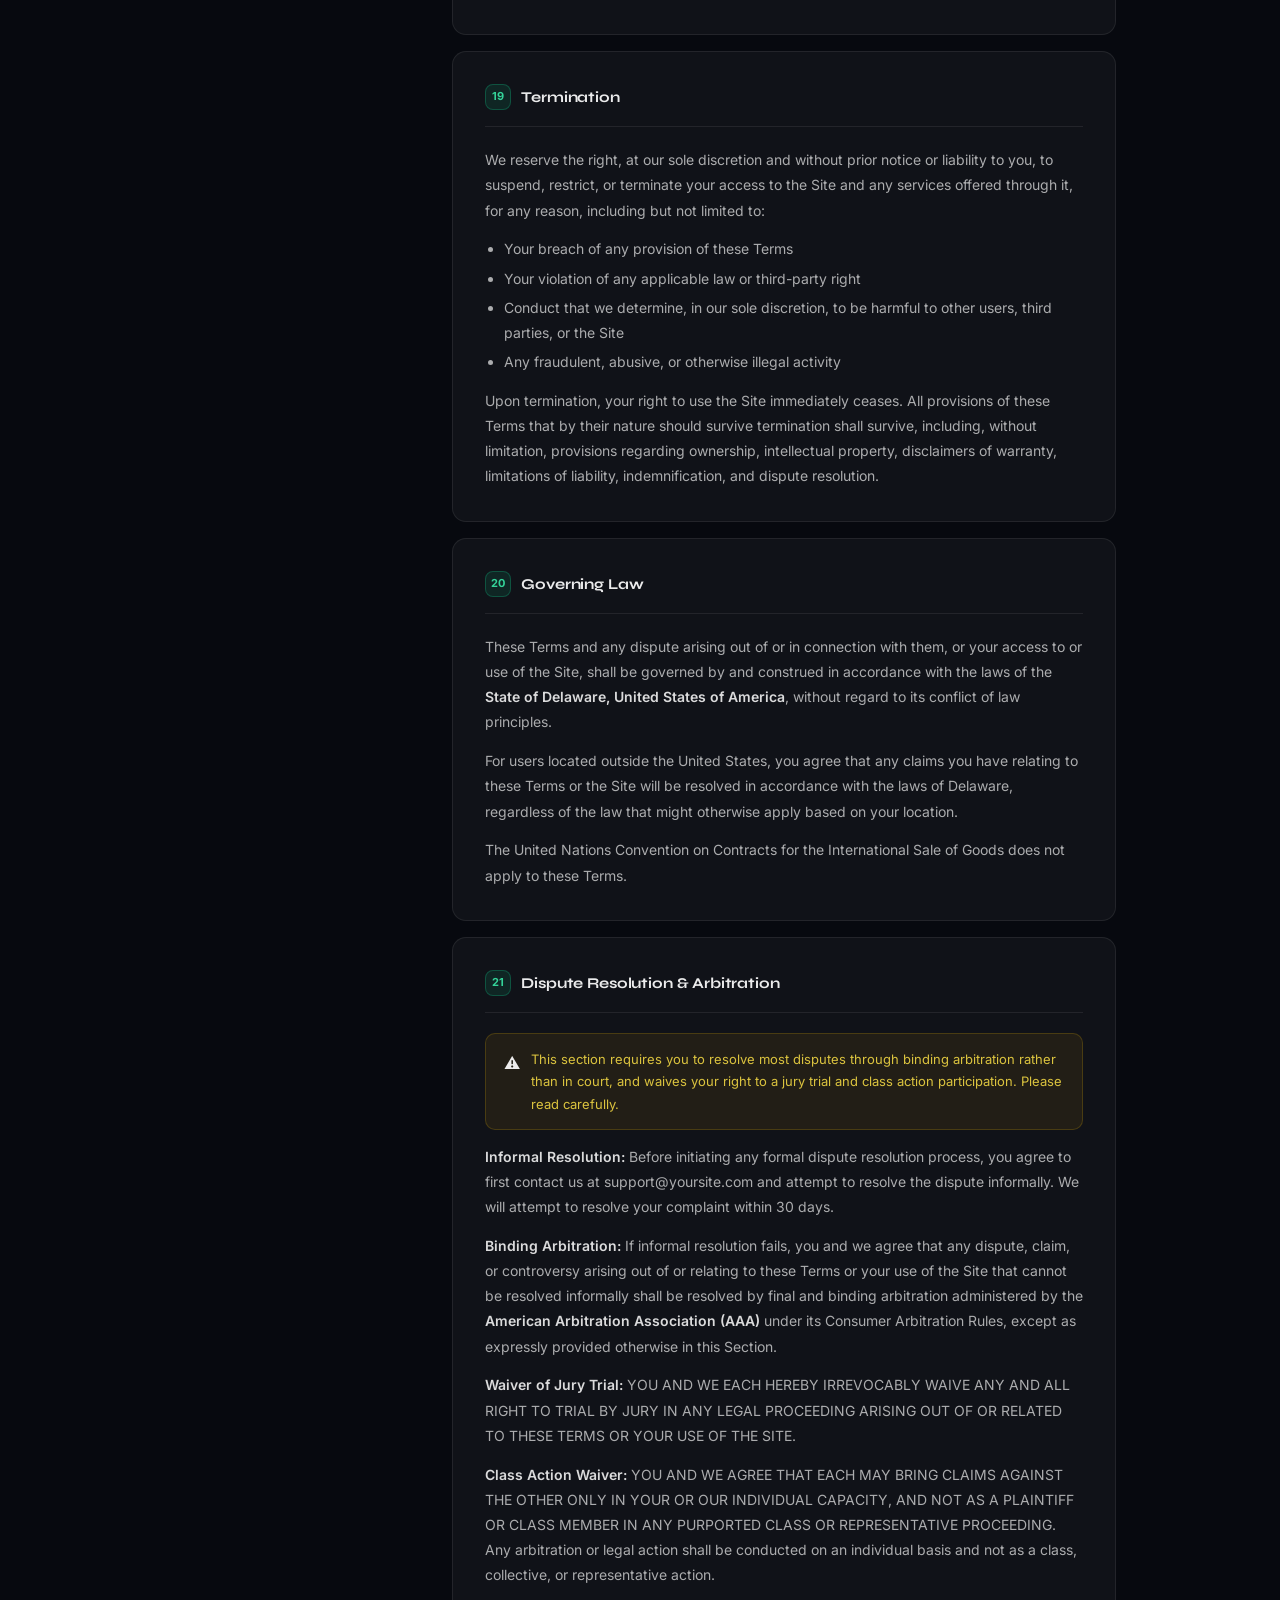
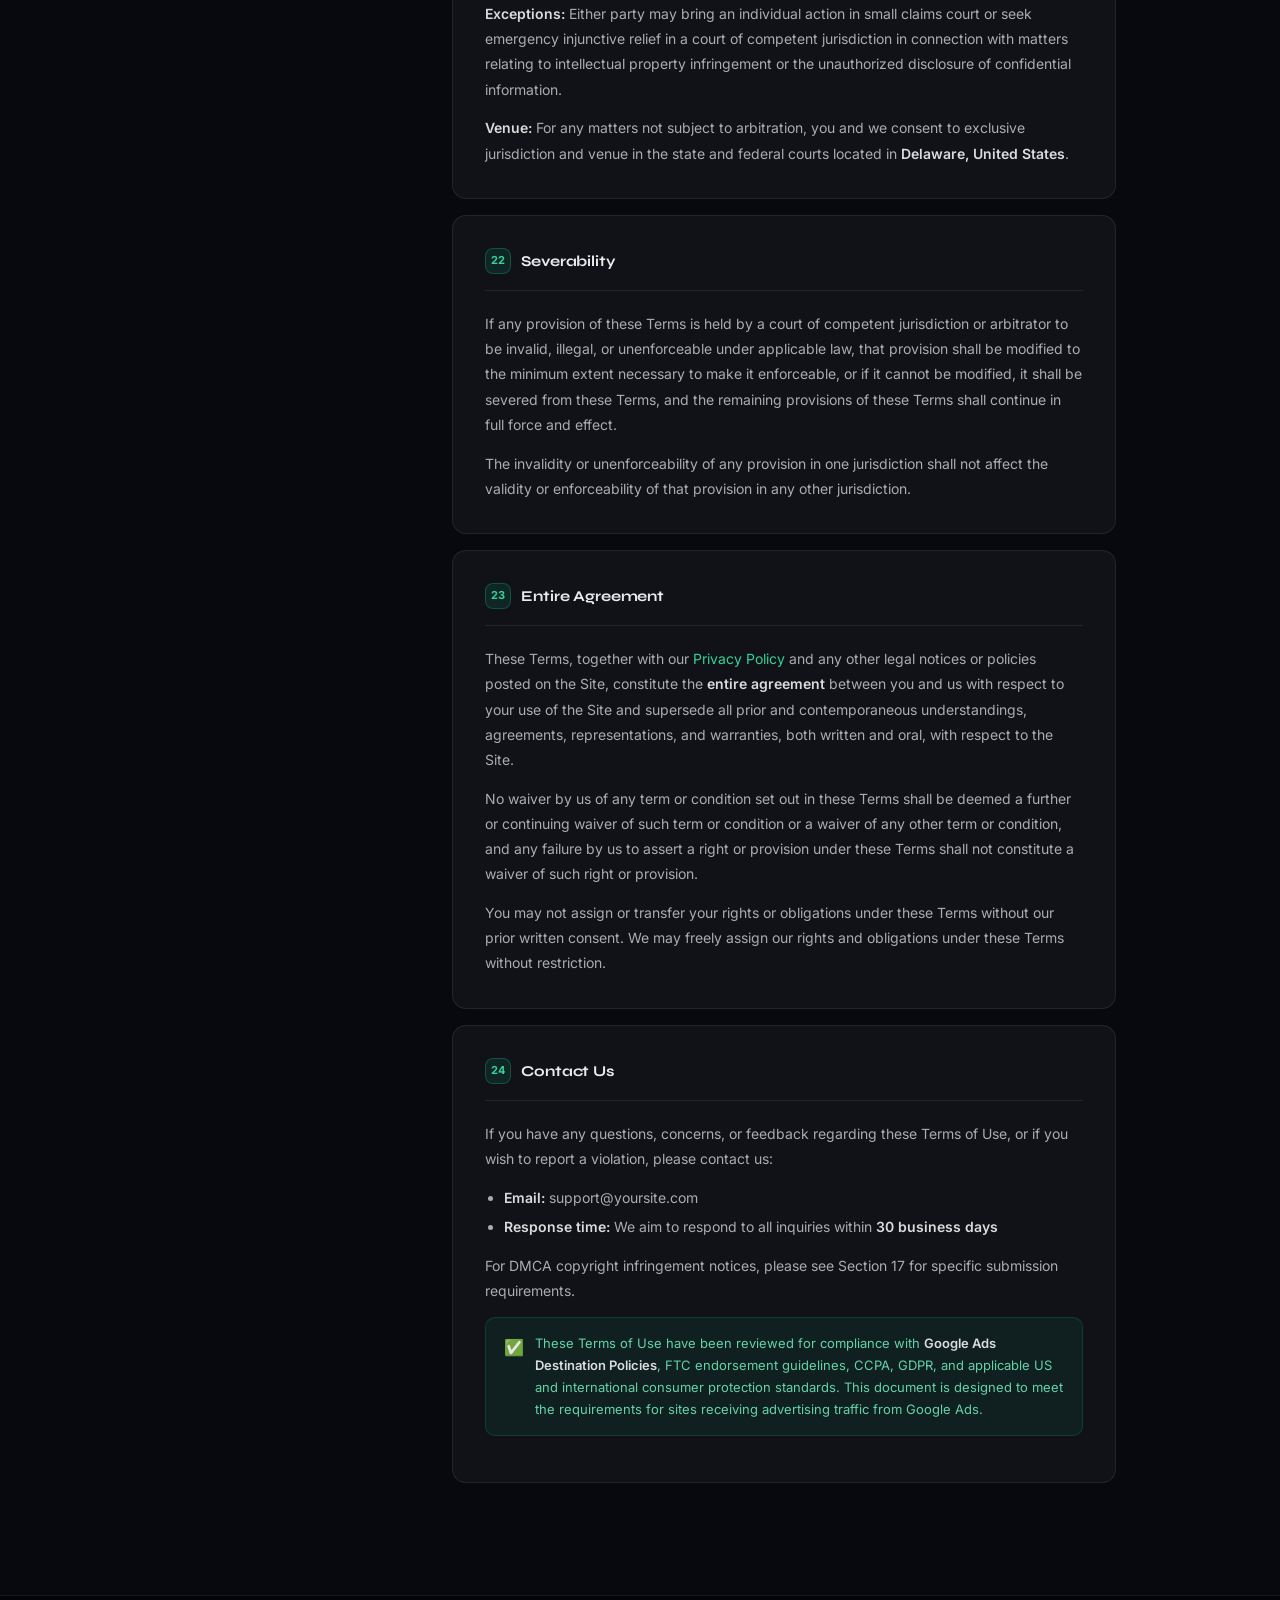
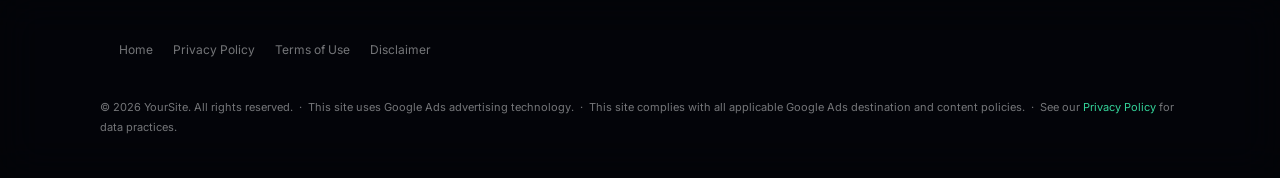
<file: pre/terms.html>
<!doctype html>
<html lang="en">
  <head>
    <meta charset="UTF-8" />
    <meta name="viewport" content="width=device-width,initial-scale=1.0" />
    <meta name="robots" content="index, follow" />
    <meta
      name="description"
      content="Terms of Use — The rules and conditions governing your use of this website, including intellectual property, disclaimers, and liability limitations."
    />
    <title>Terms of Use</title>
    <link rel="preconnect" href="https://fonts.googleapis.com" />
    <link rel="preconnect" href="https://fonts.gstatic.com" crossorigin />
    <link
      href="https://fonts.googleapis.com/css2?family=Syne:wght@400;600;700;800&family=Inter:wght@300;400;500;600&display=swap"
      rel="stylesheet"
    />
    <style>
      *,
      ::before,
      ::after {
        box-sizing: border-box;
        margin: 0;
        padding: 0;
      }
      :root {
        --bg: #07090f;
        --surface: rgba(255, 255, 255, 0.04);
        --surface2: rgba(255, 255, 255, 0.07);
        --border: rgba(255, 255, 255, 0.08);
        --border2: rgba(255, 255, 255, 0.14);
        --accent: #10b981;
        --accent2: #34d399;
        --accent-glow: rgba(16, 185, 129, 0.12);
        --text: rgba(255, 255, 255, 0.92);
        --muted: rgba(255, 255, 255, 0.45);
        --dim: rgba(255, 255, 255, 0.15);
        --blur: blur(20px) saturate(160%);
        --r: 14px;
      }
      html {
        scroll-behavior: smooth;
      }
      body {
        font-family: "Inter", sans-serif;
        background: var(--bg);
        color: var(--text);
        font-size: 15px;
        line-height: 1.75;
        -webkit-font-smoothing: antialiased;
        min-height: 100vh;
      }
      body::before {
        content: "";
        position: fixed;
        inset: 0;
        background:
          radial-gradient(
            ellipse 60% 40% at 90% 5%,
            rgba(16, 185, 129, 0.07) 0%,
            transparent 55%
          ),
          radial-gradient(
            ellipse 50% 35% at 5% 95%,
            rgba(52, 211, 153, 0.05) 0%,
            transparent 55%
          );
        pointer-events: none;
        z-index: 0;
      }
      #root {
        position: relative;
        z-index: 1;
      }
      a {
        color: var(--accent2);
        text-decoration: none;
        transition: opacity 0.2s;
      }
      a:hover {
        opacity: 0.75;
        text-decoration: underline;
      }
      ::-webkit-scrollbar {
        width: 5px;
      }
      ::-webkit-scrollbar-track {
        background: transparent;
      }
      ::-webkit-scrollbar-thumb {
        background: rgba(255, 255, 255, 0.1);
        border-radius: 99px;
      }

      /* ── NAV ── */
      header {
        position: sticky;
        top: 0;
        z-index: 50;
        background: rgba(7, 9, 15, 0.88);
        backdrop-filter: var(--blur);
        -webkit-backdrop-filter: var(--blur);
        border-bottom: 1px solid var(--border);
        padding: 0 5%;
      }
      .nav-inner {
        max-width: 1080px;
        margin: 0 auto;
        height: 60px;
        display: flex;
        align-items: center;
        justify-content: space-between;
      }
      .logo {
        font-family: "Syne", sans-serif;
        font-weight: 800;
        font-size: 18px;
        color: var(--text);
        letter-spacing: -0.02em;
      }
      .logo em {
        font-style: normal;
        color: var(--accent2);
      }
      .nav-links {
        display: flex;
        gap: 4px;
        list-style: none;
      }
      .nav-links a {
        font-size: 12px;
        font-weight: 600;
        color: var(--muted);
        text-transform: uppercase;
        letter-spacing: 0.07em;
        padding: 6px 14px;
        border-radius: 8px;
        transition: all 0.2s;
        text-decoration: none;
      }
      .nav-links a:hover {
        color: var(--accent2);
        background: var(--accent-glow);
      }

      /* ── PAGE HEADER ── */
      .page-header {
        padding: 4rem 5% 3rem;
        border-bottom: 1px solid var(--border);
        background: linear-gradient(
          180deg,
          rgba(16, 185, 129, 0.04) 0%,
          transparent 100%
        );
      }
      .page-header-inner {
        max-width: 1080px;
        margin: 0 auto;
      }
      .eyebrow {
        display: inline-flex;
        align-items: center;
        gap: 7px;
        font-size: 11px;
        font-weight: 700;
        letter-spacing: 0.1em;
        text-transform: uppercase;
        color: var(--accent2);
        background: var(--accent-glow);
        border: 1px solid rgba(16, 185, 129, 0.25);
        padding: 4px 14px;
        border-radius: 99px;
        margin-bottom: 1.2rem;
      }
      .eyebrow::before {
        content: "";
        width: 5px;
        height: 5px;
        border-radius: 50%;
        background: var(--accent2);
      }
      .page-header h1 {
        font-family: "Syne", sans-serif;
        font-size: clamp(2rem, 5vw, 3rem);
        font-weight: 800;
        line-height: 1.1;
        letter-spacing: -0.02em;
        margin-bottom: 0.75rem;
      }
      .page-header .meta {
        font-size: 13px;
        color: var(--muted);
      }
      .page-header .meta strong {
        color: var(--dim);
      }

      /* ── LAYOUT ── */
      .layout {
        max-width: 1080px;
        margin: 0 auto;
        padding: 3rem 5% 6rem;
        display: grid;
        grid-template-columns: 240px 1fr;
        gap: 3rem;
        align-items: start;
      }

      /* ── SIDEBAR TOC ── */
      .toc {
        position: sticky;
        top: 76px;
      }
      .toc-label {
        font-size: 10px;
        font-weight: 700;
        text-transform: uppercase;
        letter-spacing: 0.1em;
        color: var(--muted);
        margin-bottom: 0.9rem;
      }
      .toc-list {
        list-style: none;
        display: flex;
        flex-direction: column;
        gap: 1px;
      }
      .toc-list a {
        font-size: 12.5px;
        color: var(--muted);
        padding: 5px 12px;
        border-radius: 8px;
        display: block;
        border-left: 2px solid transparent;
        transition: all 0.15s;
        text-decoration: none;
      }
      .toc-list a:hover {
        color: var(--accent2);
        background: var(--accent-glow);
        border-left-color: var(--accent2);
      }
      .toc-divider {
        height: 1px;
        background: var(--border);
        margin: 0.6rem 0;
      }

      /* ── SECTION CARDS ── */
      .sections {
        display: flex;
        flex-direction: column;
        gap: 0;
      }
      .summary-banner {
        background: var(--accent-glow);
        border: 1px solid rgba(16, 185, 129, 0.25);
        border-radius: var(--r);
        padding: 1.2rem 1.5rem;
        margin-bottom: 1.5rem;
        display: flex;
        gap: 0.75rem;
        align-items: flex-start;
      }
      .summary-banner .icon {
        font-size: 20px;
        flex-shrink: 0;
        margin-top: 1px;
      }
      .summary-banner p {
        font-size: 13.5px;
        color: rgba(110, 231, 183, 0.9);
        line-height: 1.7;
        margin: 0;
      }
      .summary-banner strong {
        color: #a7f3d0;
      }

      .sec {
        background: var(--surface);
        border: 1px solid var(--border);
        border-radius: var(--r);
        padding: 2rem;
        margin-bottom: 1rem;
        scroll-margin-top: 76px;
        transition: border-color 0.2s;
      }
      .sec:hover {
        border-color: var(--border2);
      }
      .sec-header {
        display: flex;
        align-items: center;
        gap: 0.65rem;
        margin-bottom: 1.25rem;
        padding-bottom: 1rem;
        border-bottom: 1px solid var(--border);
      }
      .sec-num {
        display: inline-flex;
        width: 26px;
        height: 26px;
        background: var(--accent-glow);
        color: var(--accent2);
        border: 1px solid rgba(16, 185, 129, 0.3);
        border-radius: 8px;
        font-size: 11px;
        font-weight: 700;
        align-items: center;
        justify-content: center;
        flex-shrink: 0;
      }
      .sec h2 {
        font-family: "Syne", sans-serif;
        font-size: 15px;
        font-weight: 700;
        color: var(--text);
        letter-spacing: -0.01em;
      }
      p {
        font-size: 14px;
        line-height: 1.8;
        color: rgba(255, 255, 255, 0.65);
        margin-bottom: 0.85rem;
      }
      p:last-child {
        margin-bottom: 0;
      }
      ul,
      ol {
        padding-left: 1.2rem;
        margin-bottom: 0.85rem;
      }
      li {
        font-size: 14px;
        line-height: 1.8;
        color: rgba(255, 255, 255, 0.65);
        margin-bottom: 0.25rem;
      }
      li strong,
      p strong {
        color: rgba(255, 255, 255, 0.85);
        font-weight: 600;
      }
      .callout {
        border-radius: 10px;
        padding: 0.9rem 1.1rem;
        margin: 0.85rem 0;
        display: flex;
        gap: 0.7rem;
        align-items: flex-start;
      }
      .callout .ci {
        font-size: 16px;
        flex-shrink: 0;
        margin-top: 1px;
      }
      .callout p {
        margin: 0;
        font-size: 13px;
        line-height: 1.7;
      }
      .callout-info {
        background: rgba(16, 185, 129, 0.08);
        border: 1px solid rgba(16, 185, 129, 0.2);
      }
      .callout-info p {
        color: rgba(110, 231, 183, 0.9);
      }
      .callout-warn {
        background: rgba(234, 179, 8, 0.08);
        border: 1px solid rgba(234, 179, 8, 0.2);
      }
      .callout-warn p {
        color: rgba(253, 224, 71, 0.85);
      }
      .callout-red {
        background: rgba(239, 68, 68, 0.08);
        border: 1px solid rgba(239, 68, 68, 0.2);
      }
      .callout-red p {
        color: rgba(252, 165, 165, 0.9);
      }
      .caps {
        font-size: 12.5px;
        line-height: 1.8;
        color: rgba(255, 255, 255, 0.55);
        background: rgba(255, 255, 255, 0.03);
        border: 1px solid var(--border);
        border-radius: 8px;
        padding: 1rem 1.2rem;
        margin: 0.85rem 0;
      }
      footer {
        background: rgba(0, 0, 0, 0.5);
        backdrop-filter: var(--blur);
        border-top: 1px solid var(--border);
        padding: 2.5rem 5%;
      }
      .footer-inner {
        max-width: 1080px;
        margin: 0 auto;
        display: flex;
        justify-content: space-between;
        align-items: center;
        flex-wrap: wrap;
        gap: 1rem;
      }
      .footer-logo {
        font-family: "Syne", sans-serif;
        font-weight: 800;
        font-size: 16px;
      }
      .footer-logo em {
        font-style: normal;
        color: var(--accent2);
      }
      .footer-links {
        display: flex;
        gap: 1.25rem;
        list-style: none;
      }
      .footer-links a {
        font-size: 12px;
        color: var(--muted);
      }
      .footer-links a:hover {
        color: var(--accent2);
      }
      .footer-copy {
        font-size: 11px;
        color: var(--muted);
        width: 100%;
        margin-top: 0.5rem;
      }
      @media (max-width: 780px) {
        .layout {
          grid-template-columns: 1fr;
        }
        .toc {
          display: none;
        }
      }
    </style>
  </head>
  <body>
    <div id="root">
      <header>
        <div class="nav-inner">
          <ul class="nav-links">
            <li><a href="index.html">Home</a></li>
            <li><a href="privacy.html">Privacy</a></li>
            <li><a href="terms.html">Terms</a></li>
            <li><a href="disclaimer.html">Disclaimer</a></li>
          </ul>
        </div>
      </header>

      <div class="layout">
        <aside class="toc">
          <p class="toc-label">Contents</p>
          <ul class="toc-list">
            <li><a href="#t1">1. Acceptance</a></li>
            <li><a href="#t2">2. Service Description</a></li>
            <li><a href="#t3">3. Eligibility</a></li>
            <li><a href="#t4">4. Intellectual Property</a></li>
            <li><a href="#t5">5. License to Use</a></li>
            <li><a href="#t6">6. Prohibited Conduct</a></li>
            <li><a href="#t7">7. Medical Disclaimer</a></li>
            <li><a href="#t8">8. Google Ads Compliance</a></li>
            <li><a href="#t9">9. Affiliate Disclosure</a></li>
            <li><a href="#t10">10. User-Submitted Content</a></li>
            <div class="toc-divider"></div>
            <li><a href="#t11">11. Disclaimer of Warranties</a></li>
            <li><a href="#t12">12. Limitation of Liability</a></li>
            <li><a href="#t13">13. Indemnification</a></li>
            <li><a href="#t14">14. Third-Party Links</a></li>
            <li><a href="#t15">15. Accuracy &amp; Revisions</a></li>
            <li><a href="#t16">16. Privacy Policy</a></li>
            <li><a href="#t17">17. DMCA / Copyright</a></li>
            <li><a href="#t18">18. Modifications</a></li>
            <li><a href="#t19">19. Termination</a></li>
            <li><a href="#t20">20. Governing Law</a></li>
            <div class="toc-divider"></div>
            <li><a href="#t21">21. Dispute Resolution</a></li>
            <li><a href="#t22">22. Severability</a></li>
            <li><a href="#t23">23. Entire Agreement</a></li>
            <li><a href="#t24">24. Contact</a></li>
          </ul>
        </aside>

        <main class="sections">
          <div class="summary-banner">
            <div class="icon">📋</div>
            <p>
              <strong>Key points:</strong> By using this Site, you agree to
              these Terms. This Site is for informational purposes only and does
              not constitute professional advice. We use Google Ads for
              advertising. See our <a href="privacy.html">Privacy Policy</a> for
              data practices. Content is provided "as is" without warranties.
              Please read these Terms fully before using the Site.
            </p>
          </div>

          <div class="sec" id="t1">
            <div class="sec-header">
              <span class="sec-num">1</span>
              <h2>Acceptance of Terms</h2>
            </div>
            <p>
              These Terms of Use ("Terms," "Agreement") constitute a legally
              binding agreement between you ("User," "you," or "your") and the
              operator of this website ("we," "us," or "our"), governing your
              access to and use of this website, including all content,
              features, functionality, and services offered through it
              (collectively, the "Site").
            </p>
            <p>
              <strong>By accessing or using the Site in any manner</strong> —
              including browsing pages, clicking links, viewing advertisements,
              or submitting information — you acknowledge that you have read,
              understood, and agree to be bound by these Terms and our
              <a href="privacy.html">Privacy Policy</a>, which is incorporated
              herein by reference.
            </p>
            <p>
              If you do not agree with any part of these Terms, you must
              immediately cease all use of the Site. Your continued use of the
              Site following the posting of any changes to these Terms
              constitutes acceptance of those changes.
            </p>
            <p>
              If you are using the Site on behalf of a company, organization, or
              other legal entity, you represent and warrant that you have full
              legal authority to bind that entity to these Terms, in which case
              "you" also refers to that entity.
            </p>
          </div>

          <div class="sec" id="t2">
            <div class="sec-header">
              <span class="sec-num">2</span>
              <h2>Description of Service</h2>
            </div>
            <p>
              This Site is a digital publication that provides general
              informational, educational, and editorial content. The nature of
              this content may include, but is not limited to, articles, guides,
              commentary, and research summaries related to health, wellness,
              lifestyle, finance, or other topics as indicated by the Site's
              specific subject matter.
            </p>
            <p>The Site may also:</p>
            <ul>
              <li>
                Display third-party advertisements served through
                <strong>Google Ads</strong> and related advertising platforms
              </li>
              <li>
                Include <strong>affiliate links</strong> to third-party products
                and services from which we may earn a commission
              </li>
              <li>
                Link to external websites, resources, and third-party content
                for reference and informational purposes
              </li>
              <li>
                Provide contact forms, subscription options, or other
                interactive features
              </li>
            </ul>
            <p>
              We reserve the right, at our sole discretion and without prior
              notice, to modify, suspend, restrict, or permanently discontinue
              any aspect of the Site, including but not limited to content,
              features, functionality, advertising integrations, and user
              access, at any time and for any reason.
            </p>
          </div>

          <div class="sec" id="t3">
            <div class="sec-header">
              <span class="sec-num">3</span>
              <h2>Eligibility</h2>
            </div>
            <p>By using this Site, you represent and warrant that:</p>
            <ul>
              <li>
                You are at least <strong>18 years of age</strong>, or if you are
                between 13 and 18, that you are using the Site under the
                supervision of a parent or legal guardian who agrees to be bound
                by these Terms on your behalf
              </li>
              <li>
                You have the legal capacity and authority to enter into this
                Agreement
              </li>
              <li>
                Your use of the Site does not violate any applicable laws or
                regulations in your jurisdiction
              </li>
              <li>
                You are not prohibited from receiving services under the laws of
                the United States or any other applicable jurisdiction
              </li>
              <li>
                You will not use the Site for any purpose that is unlawful or
                prohibited by these Terms
              </li>
            </ul>
            <p>
              This Site is not directed to children under the age of 13. If you
              are under 13, you may not use this Site or provide any personal
              information to us. See our
              <a href="privacy.html">Privacy Policy</a> for more information
              about children's data.
            </p>
          </div>

          <div class="sec" id="t4">
            <div class="sec-header">
              <span class="sec-num">4</span>
              <h2>Intellectual Property Rights</h2>
            </div>
            <p>
              All content available on or through this Site — including but not
              limited to text, articles, editorials, graphics, images,
              photographs, illustrations, logos, icons, audio clips, video
              clips, data compilations, software, code, layout, design,
              interface, and the overall "look and feel" of the Site — is either
              owned by us or licensed to us and is protected by applicable
              intellectual property laws, including:
            </p>
            <ul>
              <li>United States and international copyright laws</li>
              <li>Trademark and service mark laws</li>
              <li>Trade secret and unfair competition laws</li>
              <li>Database rights and sui generis protections</li>
              <li>Other proprietary rights</li>
            </ul>
            <p>
              All trademarks, service marks, trade names, logos, and other
              proprietary marks used on this Site ("Marks") are the property of
              their respective owners. Nothing in these Terms grants you any
              right to use any of our Marks or the Marks of third parties
              without the prior written permission of the applicable owner.
            </p>
            <p>
              Unauthorized use of any content on this Site may violate
              copyright, trademark, and other laws and could result in civil
              and/or criminal penalties.
            </p>
          </div>

          <div class="sec" id="t5">
            <div class="sec-header">
              <span class="sec-num">5</span>
              <h2>License to Use the Site</h2>
            </div>
            <p>
              Subject to your compliance with these Terms, we grant you a
              <strong
                >limited, non-exclusive, non-transferable, non-sublicensable,
                revocable license</strong
              >
              to access and use the Site solely for your own personal,
              non-commercial purposes.
            </p>
            <p><strong>This license does not include the right to:</strong></p>
            <ul>
              <li>
                Copy, reproduce, distribute, publish, transmit, or publicly
                display any content from the Site in whole or in part without
                our prior written permission
              </li>
              <li>
                Modify, adapt, translate, create derivative works from, or build
                upon any content from the Site
              </li>
              <li>
                Use any content from the Site for any commercial purpose,
                including resale, sublicensing, or monetization without express
                written authorization
              </li>
              <li>
                Reverse engineer, disassemble, decompile, or otherwise attempt
                to extract the source code of any software used on the Site
              </li>
              <li>
                Remove, obscure, or alter any copyright, trademark, proprietary
                notice, or attribution on any content from the Site
              </li>
              <li>
                Systematically download, scrape, or extract content from the
                Site using bots, crawlers, data mining tools, or any automated
                means without our express written consent
              </li>
              <li>
                Frame, mirror, or embed any portion of the Site on any other
                website or application without our express written consent
              </li>
              <li>
                Use the Site's content in any manner that could damage, disable,
                overburden, or impair the Site or interfere with other users'
                use of the Site
              </li>
            </ul>
            <p>
              Any use of the Site not expressly permitted by these Terms is a
              breach of these Terms and may violate copyright, trademark, and
              other applicable laws.
            </p>
          </div>

          <div class="sec" id="t6">
            <div class="sec-header">
              <span class="sec-num">6</span>
              <h2>Prohibited Conduct</h2>
            </div>
            <p>
              You agree not to use the Site for any of the following prohibited
              purposes or in any of the following prohibited ways:
            </p>
            <ul>
              <li>
                In violation of any applicable local, national, or international
                law, regulation, or legal requirement
              </li>
              <li>
                To transmit, distribute, or post any content that is unlawful,
                harmful, threatening, abusive, harassing, defamatory, obscene,
                invasive of another's privacy, or otherwise objectionable
              </li>
              <li>
                To impersonate any person or entity, or to misrepresent your
                identity, affiliation, or authorization
              </li>
              <li>
                To collect or harvest personal information about other users
                without their consent
              </li>
              <li>
                To introduce any viruses, Trojan horses, worms, malware,
                ransomware, spyware, adware, or any other harmful or disruptive
                code or materials
              </li>
              <li>
                To attempt to gain unauthorized access to any portion of the
                Site, its related systems, networks, or servers, whether through
                hacking, password mining, or any other means
              </li>
              <li>
                To interfere with or disrupt the integrity or performance of the
                Site or the data contained therein
              </li>
              <li>
                To use the Site in any manner that imposes an unreasonable or
                disproportionately large load on our infrastructure
              </li>
              <li>
                To circumvent, disable, or otherwise interfere with
                security-related features of the Site
              </li>
              <li>
                To use the Site to send unsolicited bulk communications, spam,
                or promotional material
              </li>
              <li>
                To engage in any conduct that restricts or inhibits any other
                person from using or enjoying the Site
              </li>
              <li>
                To attempt to probe, scan, or test the vulnerability of the Site
                or any associated system or network
              </li>
            </ul>
            <p>
              We reserve the right to investigate and take appropriate legal
              action against anyone who violates this Section, including
              reporting such activity to law enforcement authorities and
              cooperating fully with any subsequent investigation.
            </p>
          </div>

          <div class="sec" id="t7">
            <div class="sec-header">
              <span class="sec-num">7</span>
              <h2>Medical &amp; Health Disclaimer</h2>
            </div>
            <div class="callout callout-red">
              <span class="ci">🚨</span>
              <p>
                <strong>IMPORTANT:</strong> This Site does not provide medical
                advice. Content is for general informational and educational
                purposes only and is NOT a substitute for professional medical
                advice, diagnosis, or treatment.
              </p>
            </div>
            <p>
              Nothing on this Site should be construed as medical advice, a
              diagnosis, or a treatment recommendation. Always seek the advice
              of your physician, licensed healthcare provider, or other
              qualified health professional with any questions you may have
              regarding a medical condition, health concern, or before
              undertaking any new health-related regimen, including changes to
              your diet, exercise routine, sleep habits, or use of supplements
              or medications.
            </p>
            <p>
              Never disregard professional medical advice or delay in seeking it
              because of something you have read on this Site. If you think you
              may have a medical emergency, call your doctor or emergency
              services immediately.
            </p>
            <p>
              The U.S. Food and Drug Administration (FDA) has not evaluated any
              statements on this Site about supplements, natural products, or
              health claims. Supplements and related products are not intended
              to diagnose, treat, cure, or prevent any disease. Results
              mentioned on this Site are not typical and may vary significantly
              based on individual factors.
            </p>
            <p>
              Any testimonials, success stories, or other anecdotal information
              referenced on this Site represent individual experiences and do
              not constitute a guarantee that you or anyone else will achieve
              the same results.
            </p>
          </div>

          <div class="sec" id="t8">
            <div class="sec-header">
              <span class="sec-num">8</span>
              <h2>Advertising &amp; Google Ads Compliance</h2>
            </div>
            <p>
              This Site displays third-party advertisements through
              <strong>Google Ads</strong> and related Google advertising
              services (including the Google Display Network and DoubleClick).
              All advertising practices on this Site are conducted in full
              compliance with:
            </p>
            <ul>
              <li>
                <a
                  href="https://support.google.com/adspolicy/answer/6008942"
                  target="_blank"
                  rel="noopener"
                  >Google Ads Destination Requirements</a
                >
              </li>
              <li>
                <a
                  href="https://support.google.com/adspolicy/answer/6023676"
                  target="_blank"
                  rel="noopener"
                  >Google Ads Content Policies</a
                >
              </li>
              <li>
                Google's policies on Misrepresentation, Unreliable Claims, and
                Prohibited Practices
              </li>
              <li>
                All applicable advertising standards and consumer protection
                laws
              </li>
            </ul>
            <p><strong>Advertising disclosures:</strong></p>
            <ul>
              <li>
                Advertisements displayed on this Site are clearly
                distinguishable from editorial content
              </li>
              <li>
                This Site does not make false, misleading, or unsubstantiated
                claims in connection with advertised products or services
              </li>
              <li>
                We do not engage in cloaking, keyword insertion tricks, or other
                deceptive practices
              </li>
              <li>
                The content displayed to users is identical to the content
                displayed to Google's crawlers and reviewers
              </li>
              <li>
                This privacy policy is accessible from all pages of the Site,
                including advertising landing pages
              </li>
            </ul>
            <p>
              We do not endorse, guarantee, or take responsibility for the
              quality, accuracy, or reliability of products or services
              advertised through Google Ads. Clicking on an advertisement may
              take you to a third-party website with its own terms and privacy
              policy.
            </p>
            <div class="callout callout-info">
              <span class="ci">ℹ️</span>
              <p>
                This Site and its contents are not sponsored, endorsed,
                approved, or affiliated with Google LLC. Google, YouTube, and
                related marks and logos are trademarks of Google LLC. All other
                trademarks are the property of their respective owners.
              </p>
            </div>
          </div>

          <div class="sec" id="t9">
            <div class="sec-header">
              <span class="sec-num">9</span>
              <h2>Affiliate Disclosure &amp; Relationships</h2>
            </div>
            <p>
              This Site may contain <strong>affiliate links</strong> — links to
              products or services operated by third parties for which we may
              receive a referral commission or other compensation when you click
              the link and make a qualifying purchase or take a qualifying
              action. This occurs at <strong>no additional cost to you</strong>.
            </p>
            <p>
              <strong>Material relationship disclosure:</strong> As required by
              the Federal Trade Commission (FTC) guidelines on endorsements and
              testimonials (16 C.F.R. Part 255), we disclose that we may have a
              material financial relationship with companies whose products or
              services appear as affiliate links on this Site.
            </p>
            <p>
              Our editorial content and recommendations are independent of our
              affiliate relationships. We strive to recommend only products and
              services that we genuinely believe may be relevant and potentially
              valuable to our audience. However, you should be aware of the
              potential for financial bias when evaluating any recommendation
              that includes an affiliate link.
            </p>
            <p>
              When you click an affiliate link, you will be directed to a
              third-party website. Your interaction with that site — including
              any purchase, registration, or other action — is governed solely
              by that website's own terms of service and privacy policy, for
              which we bear no responsibility.
            </p>
          </div>

          <div class="sec" id="t10">
            <div class="sec-header">
              <span class="sec-num">10</span>
              <h2>User-Submitted Content</h2>
            </div>
            <p>
              If the Site allows you to submit, post, or transmit any content,
              including comments, messages, feedback, or other materials ("User
              Content"), you grant us a non-exclusive, worldwide, royalty-free,
              perpetual, irrevocable, sublicensable, and transferable license to
              use, reproduce, modify, adapt, publish, translate, distribute, and
              display such User Content in connection with operating and
              improving the Site.
            </p>
            <p>By submitting User Content, you represent and warrant that:</p>
            <ul>
              <li>
                You own or have the necessary rights to submit the User Content
              </li>
              <li>
                The User Content does not infringe any third-party intellectual
                property rights, privacy rights, or other legal rights
              </li>
              <li>
                The User Content is accurate, not misleading, and complies with
                these Terms and all applicable laws
              </li>
              <li>
                The User Content does not contain viruses, malware, or other
                harmful elements
              </li>
            </ul>
            <p>
              We reserve the right to remove any User Content at our sole
              discretion, without notice, for any reason, including content that
              we determine violates these Terms, applicable laws, or our
              community standards.
            </p>
          </div>

          <div class="sec" id="t11">
            <div class="sec-header">
              <span class="sec-num">11</span>
              <h2>Disclaimer of Warranties</h2>
            </div>
            <div class="callout callout-warn">
              <span class="ci">⚠️</span>
              <p>
                Please read this section carefully. It significantly affects
                your legal rights.
              </p>
            </div>
            <div class="caps">
              THE SITE AND ALL CONTENT, INFORMATION, MATERIALS, PRODUCTS, AND
              SERVICES AVAILABLE THROUGH THE SITE ARE PROVIDED ON AN "AS IS" AND
              "AS AVAILABLE" BASIS, WITHOUT ANY REPRESENTATION OR WARRANTY OF
              ANY KIND, WHETHER EXPRESS, IMPLIED, STATUTORY, OR OTHERWISE,
              INCLUDING BUT NOT LIMITED TO: (A) ANY IMPLIED WARRANTY OF
              MERCHANTABILITY, FITNESS FOR A PARTICULAR PURPOSE, TITLE, OR
              NON-INFRINGEMENT; (B) ANY WARRANTY ARISING OUT OF COURSE OF
              DEALING, COURSE OF PERFORMANCE, USAGE, OR TRADE PRACTICE; (C) ANY
              WARRANTY THAT THE SITE WILL BE UNINTERRUPTED, ERROR-FREE, SECURE,
              OR FREE OF VIRUSES, MALWARE, OR OTHER HARMFUL COMPONENTS; (D) ANY
              WARRANTY AS TO THE ACCURACY, COMPLETENESS, RELIABILITY,
              TIMELINESS, QUALITY, CURRENTNESS, OR SUITABILITY OF ANY CONTENT
              FOR ANY PARTICULAR PURPOSE; OR (E) ANY WARRANTY THAT THE SITE WILL
              MEET YOUR REQUIREMENTS OR THAT ANY DEFECTS IN THE SITE WILL BE
              CORRECTED.
            </div>
            <p>
              We do not warrant or make any representations regarding the use or
              the results of the use of the Site, or any linked third-party
              sites, in terms of their correctness, accuracy, reliability, or
              otherwise. You assume the entire risk as to the quality and
              performance of the Site and any content obtained through it.
            </p>
          </div>

          <div class="sec" id="t12">
            <div class="sec-header">
              <span class="sec-num">12</span>
              <h2>Limitation of Liability</h2>
            </div>
            <div class="callout callout-warn">
              <span class="ci">⚠️</span>
              <p>
                This section limits our financial liability to you. Please read
                it carefully.
              </p>
            </div>
            <div class="caps">
              TO THE FULLEST EXTENT PERMITTED BY APPLICABLE LAW, IN NO EVENT
              SHALL WE, OUR OFFICERS, DIRECTORS, EMPLOYEES, AGENTS, LICENSORS,
              SERVICE PROVIDERS, SUCCESSORS, OR ASSIGNS BE LIABLE FOR ANY: (A)
              INDIRECT, INCIDENTAL, SPECIAL, CONSEQUENTIAL, PUNITIVE, OR
              EXEMPLARY DAMAGES; (B) DAMAGES FOR LOSS OF PROFITS, REVENUE,
              GOODWILL, DATA, BUSINESS, OR ANTICIPATED SAVINGS; (C) DAMAGES
              ARISING FROM YOUR USE OF OR INABILITY TO USE THE SITE; (D) DAMAGES
              RESULTING FROM ANY CONTENT OBTAINED THROUGH THE SITE; (E) DAMAGES
              ARISING FROM UNAUTHORIZED ACCESS TO OR ALTERATION OF YOUR DATA OR
              TRANSMISSIONS; (F) DAMAGES ARISING FROM ANY HEALTH, FINANCIAL, OR
              OTHER DECISION MADE IN RELIANCE ON CONTENT FOUND ON THIS SITE; OR
              (G) ANY OTHER MATTER RELATING TO THE SITE.
            </div>
            <p>
              THE FOREGOING LIMITATIONS SHALL APPLY REGARDLESS OF WHETHER SUCH
              DAMAGES ARISE IN CONTRACT, TORT (INCLUDING NEGLIGENCE), STRICT
              LIABILITY, OR ANY OTHER LEGAL OR EQUITABLE THEORY, AND REGARDLESS
              OF WHETHER WE HAVE BEEN ADVISED OF THE POSSIBILITY OF SUCH
              DAMAGES.
            </p>
            <p>
              IN NO EVENT SHALL OUR TOTAL AGGREGATE LIABILITY TO YOU FOR ALL
              CLAIMS ARISING OUT OF OR RELATED TO THESE TERMS OR YOUR USE OF THE
              SITE EXCEED THE GREATER OF: (A) ONE HUNDRED US DOLLARS ($100 USD);
              OR (B) THE TOTAL AMOUNT YOU HAVE PAID TO US (IF ANY) IN THE THREE
              MONTHS PRECEDING THE CLAIM.
            </p>
            <p>
              Some jurisdictions do not allow the exclusion or limitation of
              liability for consequential or incidental damages, so the above
              limitations may not apply to you in full. In such jurisdictions,
              our liability is limited to the greatest extent permitted by law.
            </p>
          </div>

          <div class="sec" id="t13">
            <div class="sec-header">
              <span class="sec-num">13</span>
              <h2>Indemnification</h2>
            </div>
            <p>
              You agree to
              <strong>defend, indemnify, and hold harmless</strong> us and our
              officers, directors, shareholders, employees, agents, contractors,
              licensors, service providers, successors, and assigns from and
              against any and all claims, demands, actions, suits, proceedings,
              liabilities, damages, losses, judgments, awards, penalties, fines,
              costs, and expenses (including reasonable attorneys' fees and
              court costs) arising out of or relating to:
            </p>
            <ul>
              <li>Your access to or use of the Site</li>
              <li>
                Your violation of these Terms or any applicable law or
                regulation
              </li>
              <li>
                Any User Content you submit, post, or transmit through the Site
              </li>
              <li>
                Your violation of any third party's rights, including
                intellectual property rights, privacy rights, or publicity
                rights
              </li>
              <li>
                Any misrepresentation made by you in connection with your use of
                the Site
              </li>
              <li>
                Any claims by third parties arising from your use of the Site
              </li>
            </ul>
            <p>
              We reserve the right, at your expense, to assume the exclusive
              defense and control of any matter subject to indemnification by
              you, and you agree to cooperate fully with our defense of such
              claims.
            </p>
          </div>

          <div class="sec" id="t14">
            <div class="sec-header">
              <span class="sec-num">14</span>
              <h2>Third-Party Links &amp; Resources</h2>
            </div>
            <p>
              The Site may contain links to websites, resources, services,
              advertisements, or content operated or provided by third parties
              ("Third-Party Content"). These links are provided for your
              convenience and informational purposes only. We have no control
              over the content, accuracy, privacy practices, policies, or
              availability of any Third-Party Content.
            </p>
            <p>
              We do not endorse, sponsor, or guarantee the accuracy, legality,
              or completeness of any Third-Party Content, and we are not
              responsible for any loss or damage that may arise from your use of
              or reliance on any Third-Party Content. The inclusion of any
              Third-Party Content on or linked from the Site does not imply our
              endorsement, affiliation, or recommendation of that third party,
              unless we have explicitly stated otherwise.
            </p>
            <p>
              Your use of any third-party website or resource is at your own
              risk and subject to that party's own terms of service and privacy
              policy.
            </p>
          </div>

          <div class="sec" id="t15">
            <div class="sec-header">
              <span class="sec-num">15</span>
              <h2>Accuracy, Errors &amp; Revisions</h2>
            </div>
            <p>
              The content appearing on the Site could include technical,
              typographical, factual, or photographic errors. We do not
              represent or warrant that any of the materials on the Site are
              accurate, complete, current, or error-free.
            </p>
            <p>
              We reserve the right, at our sole discretion, to correct any
              errors, inaccuracies, or omissions; to change, update, or remove
              content at any time without prior notice; and to modify, improve,
              or discontinue any aspect of the Site at any time. We make no
              commitment to update the materials on the Site to reflect current
              events or circumstances.
            </p>
            <p>
              Reliance on any information provided by the Site is solely at your
              own risk. You are responsible for evaluating the accuracy,
              completeness, and usefulness of any content before acting on it.
            </p>
          </div>

          <div class="sec" id="t16">
            <div class="sec-header">
              <span class="sec-num">16</span>
              <h2>Privacy Policy</h2>
            </div>
            <p>
              Your use of the Site is also governed by our
              <a href="privacy.html">Privacy Policy</a>, which is incorporated
              into these Terms by reference. By using the Site, you consent to
              our collection, use, and disclosure of information in accordance
              with the Privacy Policy.
            </p>
            <p>
              Our Privacy Policy explains: what information we collect, how we
              collect it, how we use it, how we share it with third parties
              (including Google for advertising purposes), your rights regarding
              your personal data, and how you can exercise those rights. We
              strongly encourage you to read it in full.
            </p>
          </div>

          <div class="sec" id="t17">
            <div class="sec-header">
              <span class="sec-num">17</span>
              <h2>DMCA &amp; Copyright Infringement</h2>
            </div>
            <p>
              We respect intellectual property rights and expect users of the
              Site to do the same. If you believe that any content on the Site
              infringes your copyright, please submit a written notification to
              us that includes the following information (a "DMCA Takedown
              Notice"):
            </p>
            <ul>
              <li>
                A physical or electronic signature of the copyright owner or a
                person authorized to act on their behalf
              </li>
              <li>
                Identification of the copyrighted work claimed to have been
                infringed
              </li>
              <li>
                Identification of the material that is claimed to be infringing,
                with sufficient detail to enable us to locate it on the Site
              </li>
              <li>
                Your contact information, including name, address, telephone
                number, and email address
              </li>
              <li>
                A statement that you have a good faith belief that the disputed
                use is not authorized by the copyright owner, its agent, or the
                law
              </li>
              <li>
                A statement that the information in the notification is
                accurate, and under penalty of perjury, that you are authorized
                to act on behalf of the copyright owner
              </li>
            </ul>
            <p>
              Send DMCA Takedown Notices to:
              <strong>support@yoursite.com</strong>
            </p>
            <p>
              We reserve the right to remove content alleged to be infringing
              without prior notice, and to terminate access for users who
              repeatedly infringe intellectual property rights.
            </p>
          </div>

          <div class="sec" id="t18">
            <div class="sec-header">
              <span class="sec-num">18</span>
              <h2>Modifications to These Terms</h2>
            </div>
            <p>
              We reserve the right to revise, amend, or replace these Terms at
              any time, at our sole discretion, and without prior notice to you.
              When we make changes, we will update the "Last updated" date at
              the top of this page.
            </p>
            <p>
              It is your responsibility to review these Terms periodically for
              changes. Your continued use of the Site following the posting of
              any changes to these Terms constitutes your acceptance of and
              agreement to the modified Terms. If you do not agree to the
              modified Terms, you must stop using the Site immediately.
            </p>
            <p>
              For material changes that significantly affect your rights or
              obligations, we may provide additional notice through a prominent
              banner or announcement on the Site, at our discretion.
            </p>
          </div>

          <div class="sec" id="t19">
            <div class="sec-header">
              <span class="sec-num">19</span>
              <h2>Termination</h2>
            </div>
            <p>
              We reserve the right, at our sole discretion and without prior
              notice or liability to you, to suspend, restrict, or terminate
              your access to the Site and any services offered through it, for
              any reason, including but not limited to:
            </p>
            <ul>
              <li>Your breach of any provision of these Terms</li>
              <li>Your violation of any applicable law or third-party right</li>
              <li>
                Conduct that we determine, in our sole discretion, to be harmful
                to other users, third parties, or the Site
              </li>
              <li>Any fraudulent, abusive, or otherwise illegal activity</li>
            </ul>
            <p>
              Upon termination, your right to use the Site immediately ceases.
              All provisions of these Terms that by their nature should survive
              termination shall survive, including, without limitation,
              provisions regarding ownership, intellectual property, disclaimers
              of warranty, limitations of liability, indemnification, and
              dispute resolution.
            </p>
          </div>

          <div class="sec" id="t20">
            <div class="sec-header">
              <span class="sec-num">20</span>
              <h2>Governing Law</h2>
            </div>
            <p>
              These Terms and any dispute arising out of or in connection with
              them, or your access to or use of the Site, shall be governed by
              and construed in accordance with the laws of the
              <strong>State of Delaware, United States of America</strong>,
              without regard to its conflict of law principles.
            </p>
            <p>
              For users located outside the United States, you agree that any
              claims you have relating to these Terms or the Site will be
              resolved in accordance with the laws of Delaware, regardless of
              the law that might otherwise apply based on your location.
            </p>
            <p>
              The United Nations Convention on Contracts for the International
              Sale of Goods does not apply to these Terms.
            </p>
          </div>

          <div class="sec" id="t21">
            <div class="sec-header">
              <span class="sec-num">21</span>
              <h2>Dispute Resolution &amp; Arbitration</h2>
            </div>
            <div class="callout callout-warn">
              <span class="ci">⚠️</span>
              <p>
                This section requires you to resolve most disputes through
                binding arbitration rather than in court, and waives your right
                to a jury trial and class action participation. Please read
                carefully.
              </p>
            </div>
            <p>
              <strong>Informal Resolution:</strong> Before initiating any formal
              dispute resolution process, you agree to first contact us at
              support@yoursite.com and attempt to resolve the dispute
              informally. We will attempt to resolve your complaint within 30
              days.
            </p>
            <p>
              <strong>Binding Arbitration:</strong> If informal resolution
              fails, you and we agree that any dispute, claim, or controversy
              arising out of or relating to these Terms or your use of the Site
              that cannot be resolved informally shall be resolved by final and
              binding arbitration administered by the
              <strong>American Arbitration Association (AAA)</strong> under its
              Consumer Arbitration Rules, except as expressly provided otherwise
              in this Section.
            </p>
            <p>
              <strong>Waiver of Jury Trial:</strong> YOU AND WE EACH HEREBY
              IRREVOCABLY WAIVE ANY AND ALL RIGHT TO TRIAL BY JURY IN ANY LEGAL
              PROCEEDING ARISING OUT OF OR RELATED TO THESE TERMS OR YOUR USE OF
              THE SITE.
            </p>
            <p>
              <strong>Class Action Waiver:</strong> YOU AND WE AGREE THAT EACH
              MAY BRING CLAIMS AGAINST THE OTHER ONLY IN YOUR OR OUR INDIVIDUAL
              CAPACITY, AND NOT AS A PLAINTIFF OR CLASS MEMBER IN ANY PURPORTED
              CLASS OR REPRESENTATIVE PROCEEDING. Any arbitration or legal
              action shall be conducted on an individual basis and not as a
              class, collective, or representative action.
            </p>
            <p>
              <strong>Exceptions:</strong> Either party may bring an individual
              action in small claims court or seek emergency injunctive relief
              in a court of competent jurisdiction in connection with matters
              relating to intellectual property infringement or the unauthorized
              disclosure of confidential information.
            </p>
            <p>
              <strong>Venue:</strong> For any matters not subject to
              arbitration, you and we consent to exclusive jurisdiction and
              venue in the state and federal courts located in
              <strong>Delaware, United States</strong>.
            </p>
          </div>

          <div class="sec" id="t22">
            <div class="sec-header">
              <span class="sec-num">22</span>
              <h2>Severability</h2>
            </div>
            <p>
              If any provision of these Terms is held by a court of competent
              jurisdiction or arbitrator to be invalid, illegal, or
              unenforceable under applicable law, that provision shall be
              modified to the minimum extent necessary to make it enforceable,
              or if it cannot be modified, it shall be severed from these Terms,
              and the remaining provisions of these Terms shall continue in full
              force and effect.
            </p>
            <p>
              The invalidity or unenforceability of any provision in one
              jurisdiction shall not affect the validity or enforceability of
              that provision in any other jurisdiction.
            </p>
          </div>

          <div class="sec" id="t23">
            <div class="sec-header">
              <span class="sec-num">23</span>
              <h2>Entire Agreement</h2>
            </div>
            <p>
              These Terms, together with our
              <a href="privacy.html">Privacy Policy</a> and any other legal
              notices or policies posted on the Site, constitute the
              <strong>entire agreement</strong> between you and us with respect
              to your use of the Site and supersede all prior and
              contemporaneous understandings, agreements, representations, and
              warranties, both written and oral, with respect to the Site.
            </p>
            <p>
              No waiver by us of any term or condition set out in these Terms
              shall be deemed a further or continuing waiver of such term or
              condition or a waiver of any other term or condition, and any
              failure by us to assert a right or provision under these Terms
              shall not constitute a waiver of such right or provision.
            </p>
            <p>
              You may not assign or transfer your rights or obligations under
              these Terms without our prior written consent. We may freely
              assign our rights and obligations under these Terms without
              restriction.
            </p>
          </div>

          <div class="sec" id="t24">
            <div class="sec-header">
              <span class="sec-num">24</span>
              <h2>Contact Us</h2>
            </div>
            <p>
              If you have any questions, concerns, or feedback regarding these
              Terms of Use, or if you wish to report a violation, please contact
              us:
            </p>
            <ul>
              <li><strong>Email:</strong> support@yoursite.com</li>
              <li>
                <strong>Response time:</strong> We aim to respond to all
                inquiries within <strong>30 business days</strong>
              </li>
            </ul>
            <p>
              For DMCA copyright infringement notices, please see Section 17 for
              specific submission requirements.
            </p>
            <div class="callout callout-info">
              <span class="ci">✅</span>
              <p>
                These Terms of Use have been reviewed for compliance with
                <strong>Google Ads Destination Policies</strong>, FTC
                endorsement guidelines, CCPA, GDPR, and applicable US and
                international consumer protection standards. This document is
                designed to meet the requirements for sites receiving
                advertising traffic from Google Ads.
              </p>
            </div>
          </div>
        </main>
      </div>

      <footer>
        <div class="footer-inner">
          <ul class="footer-links">
            <li><a href="index.html">Home</a></li>
            <li><a href="privacy.html">Privacy Policy</a></li>
            <li><a href="terms.html">Terms of Use</a></li>
            <li><a href="disclaimer.html">Disclaimer</a></li>
          </ul>
        </div>
        <div class="footer-inner" style="margin-top: 0.75rem">
          <p class="footer-copy">
            &copy; 2026 YourSite. All rights reserved. &nbsp;·&nbsp; This site
            uses Google Ads advertising technology. &nbsp;·&nbsp; This site
            complies with all applicable Google Ads destination and content
            policies. &nbsp;·&nbsp; See our
            <a href="privacy.html">Privacy Policy</a> for data practices.
          </p>
        </div>
      </footer>
    </div>
  </body>
</html>
</file>
